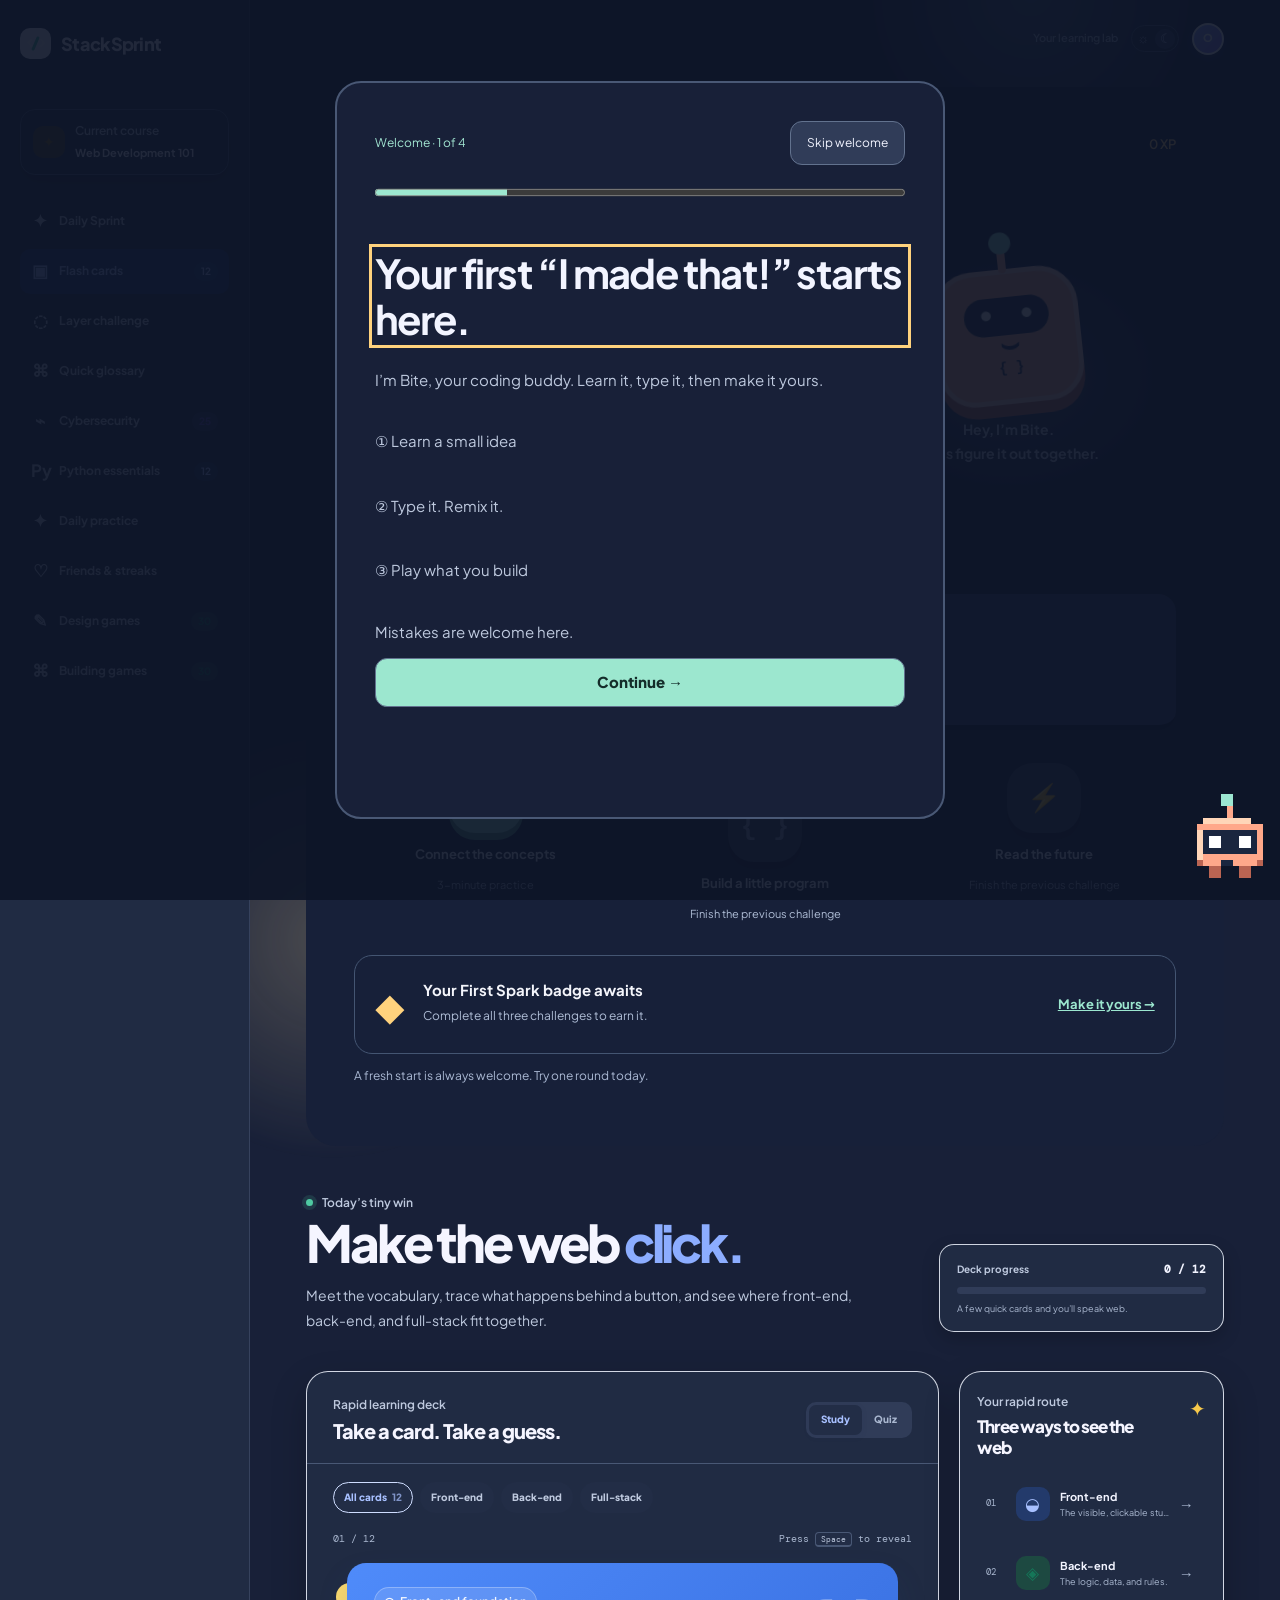
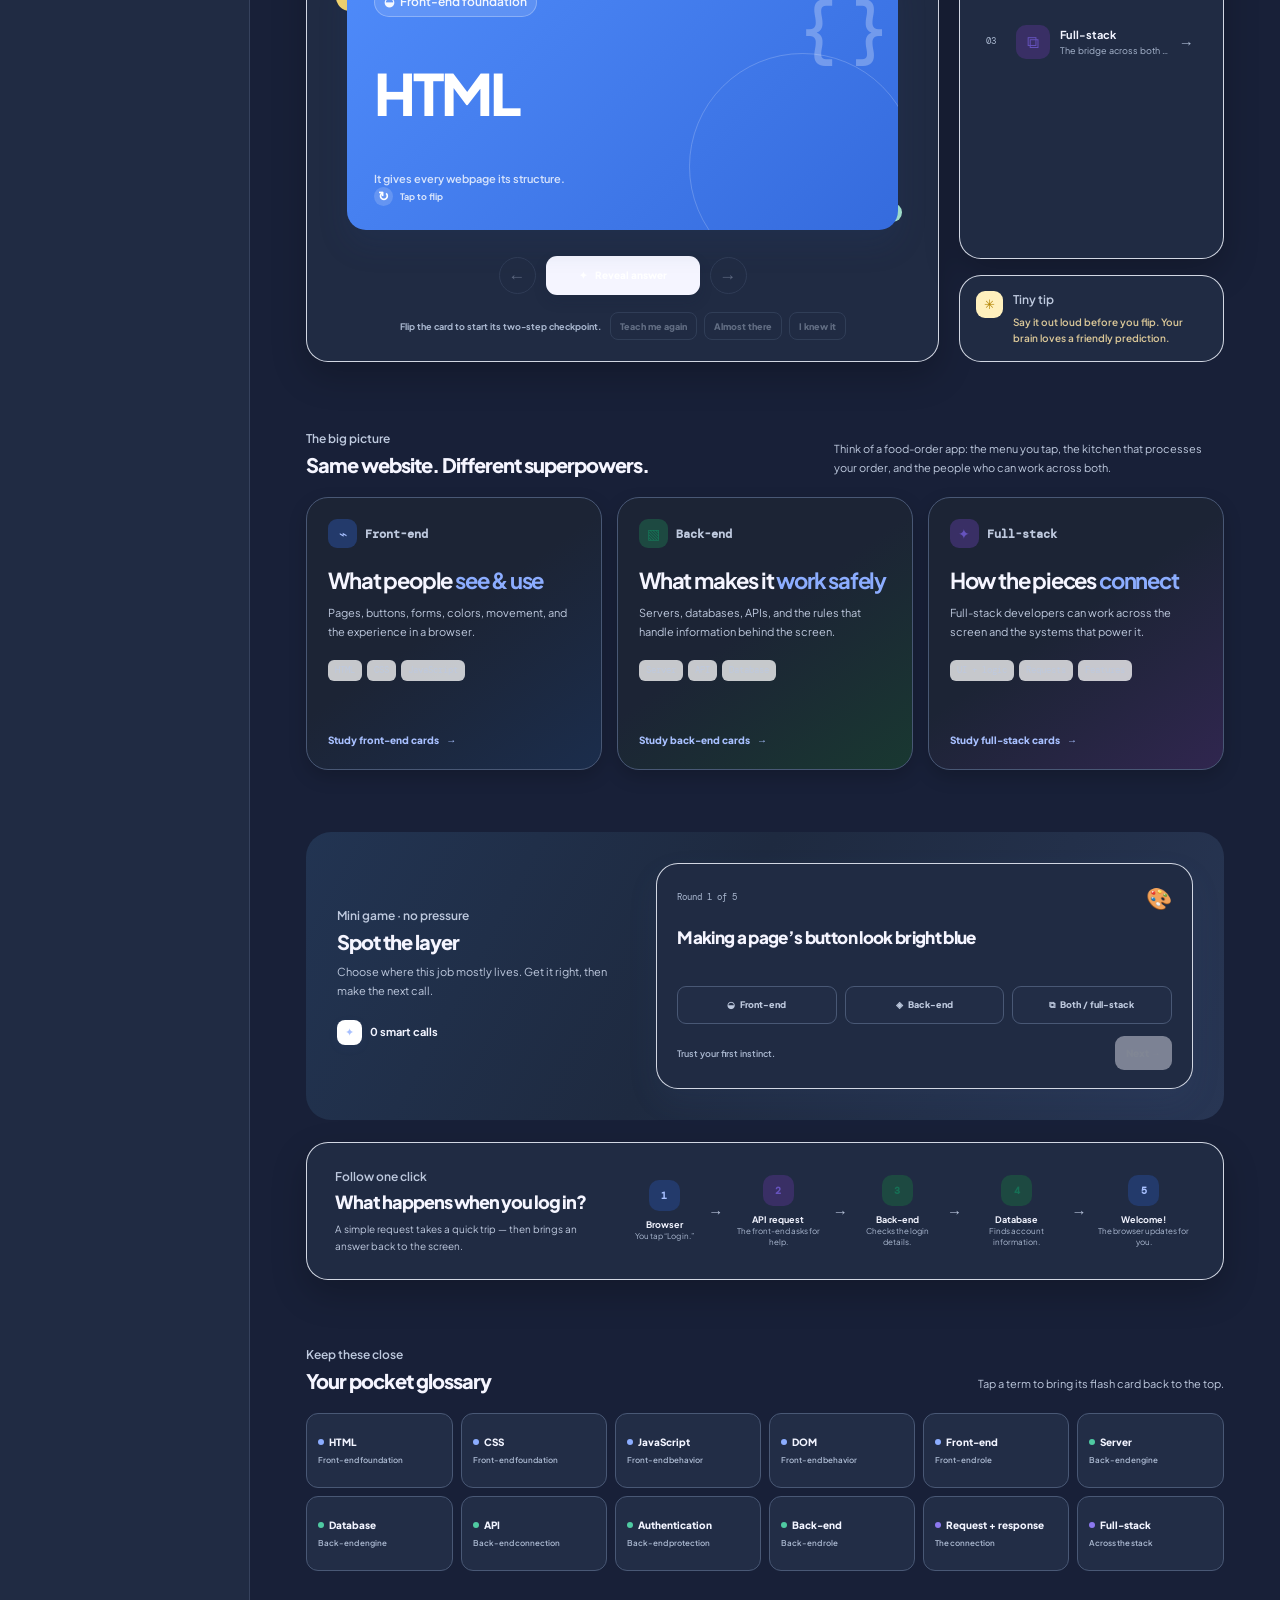
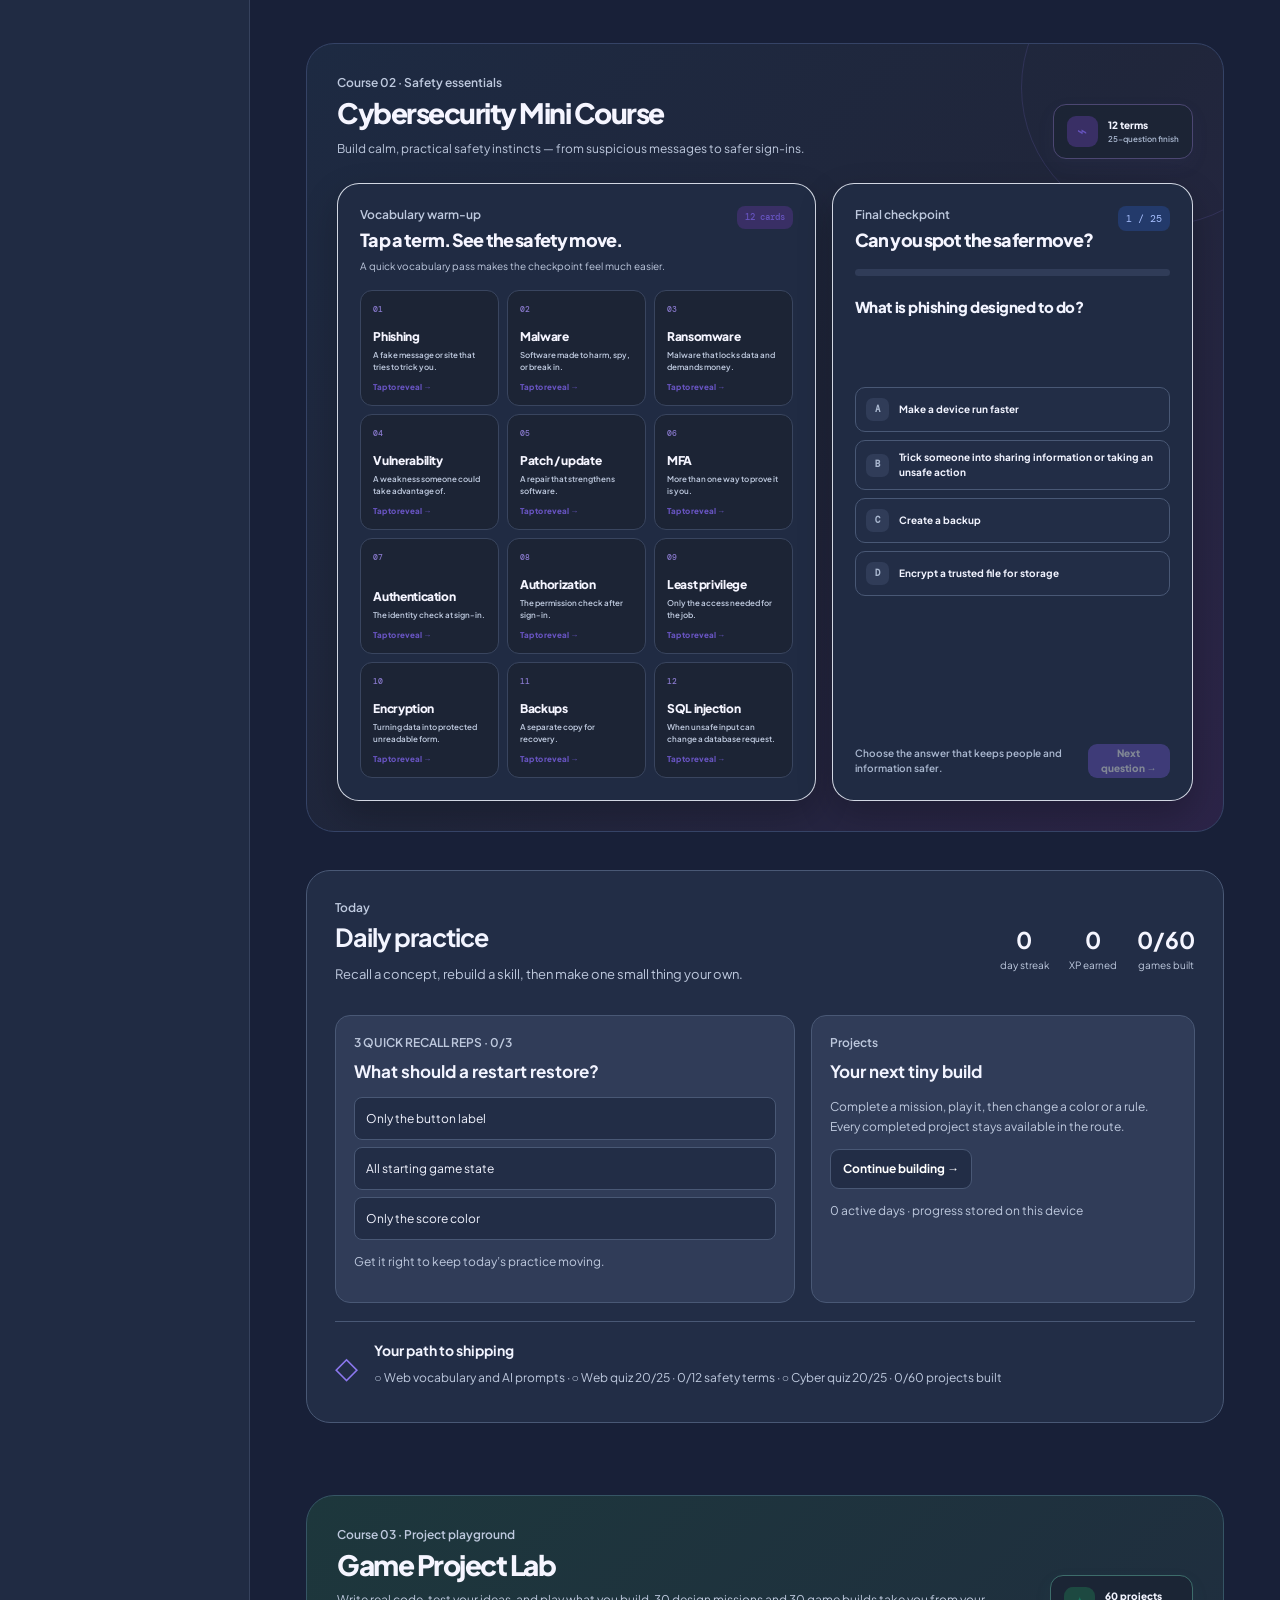
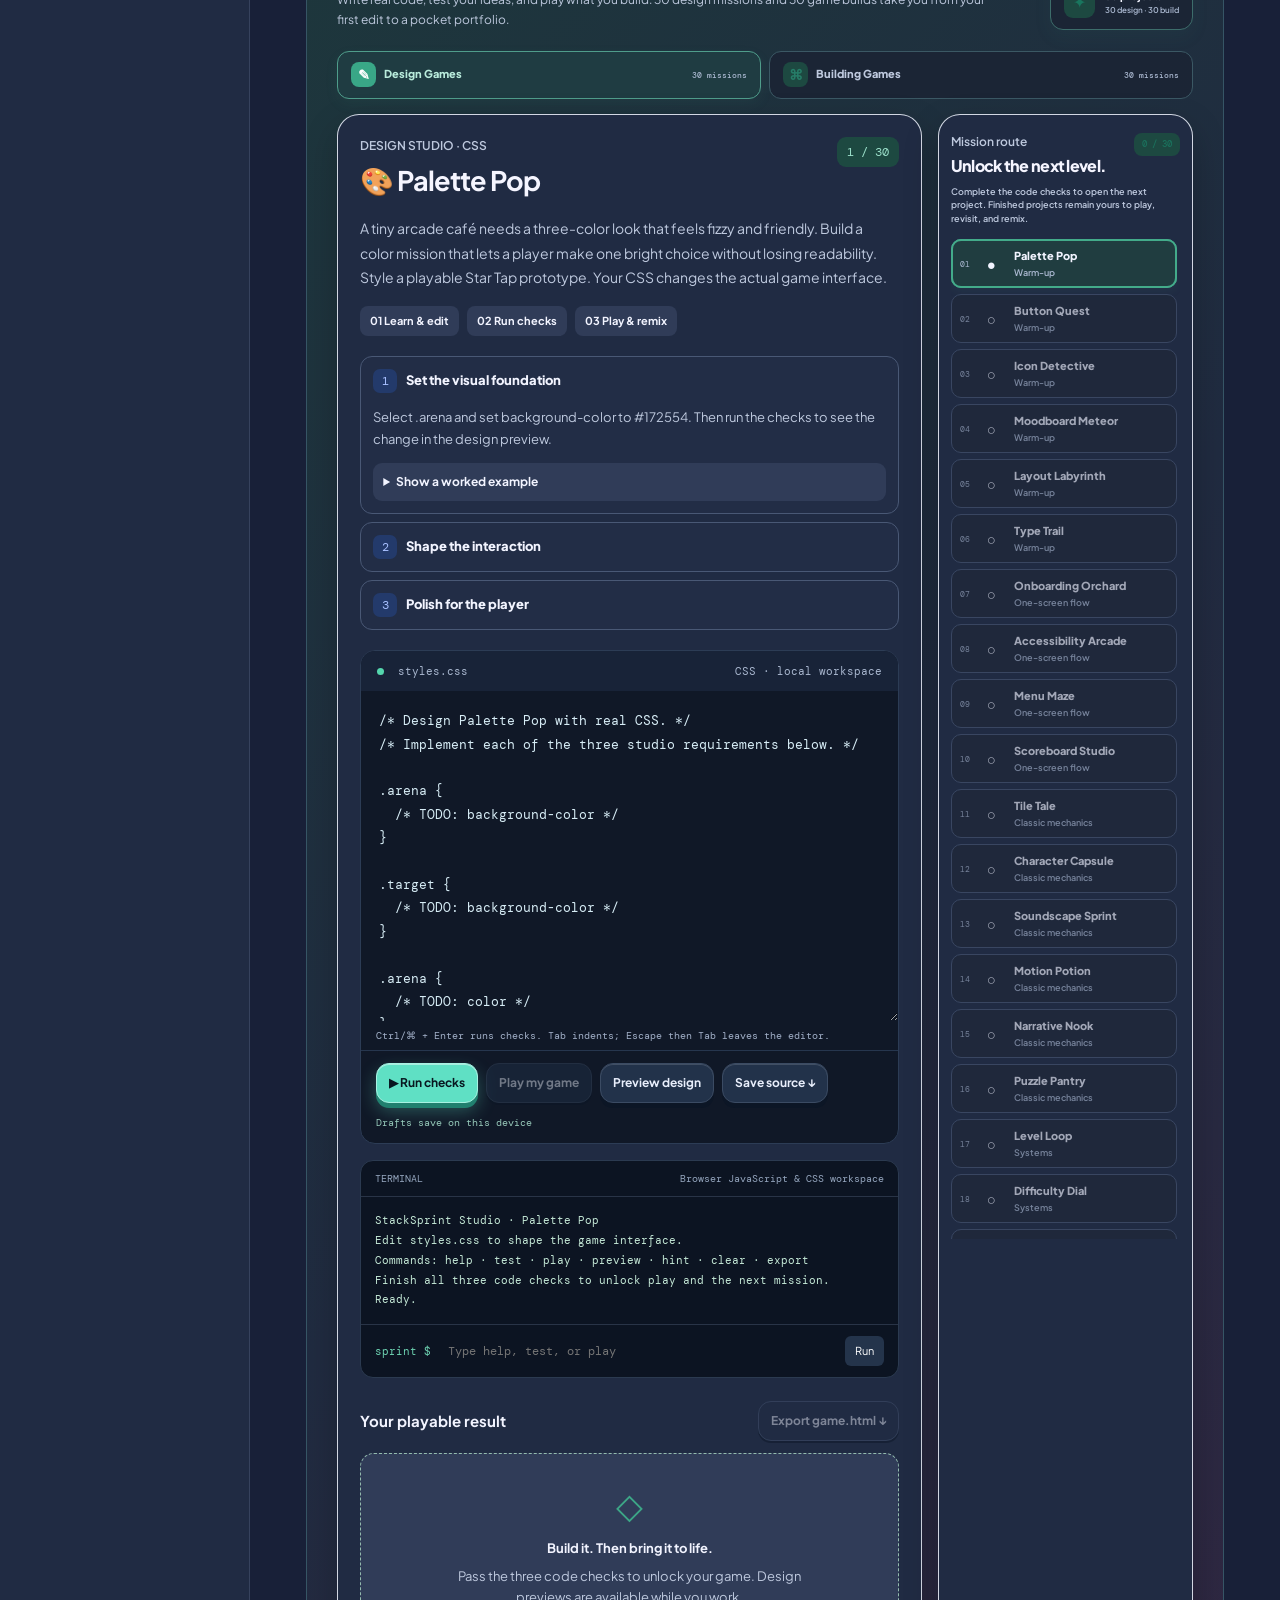
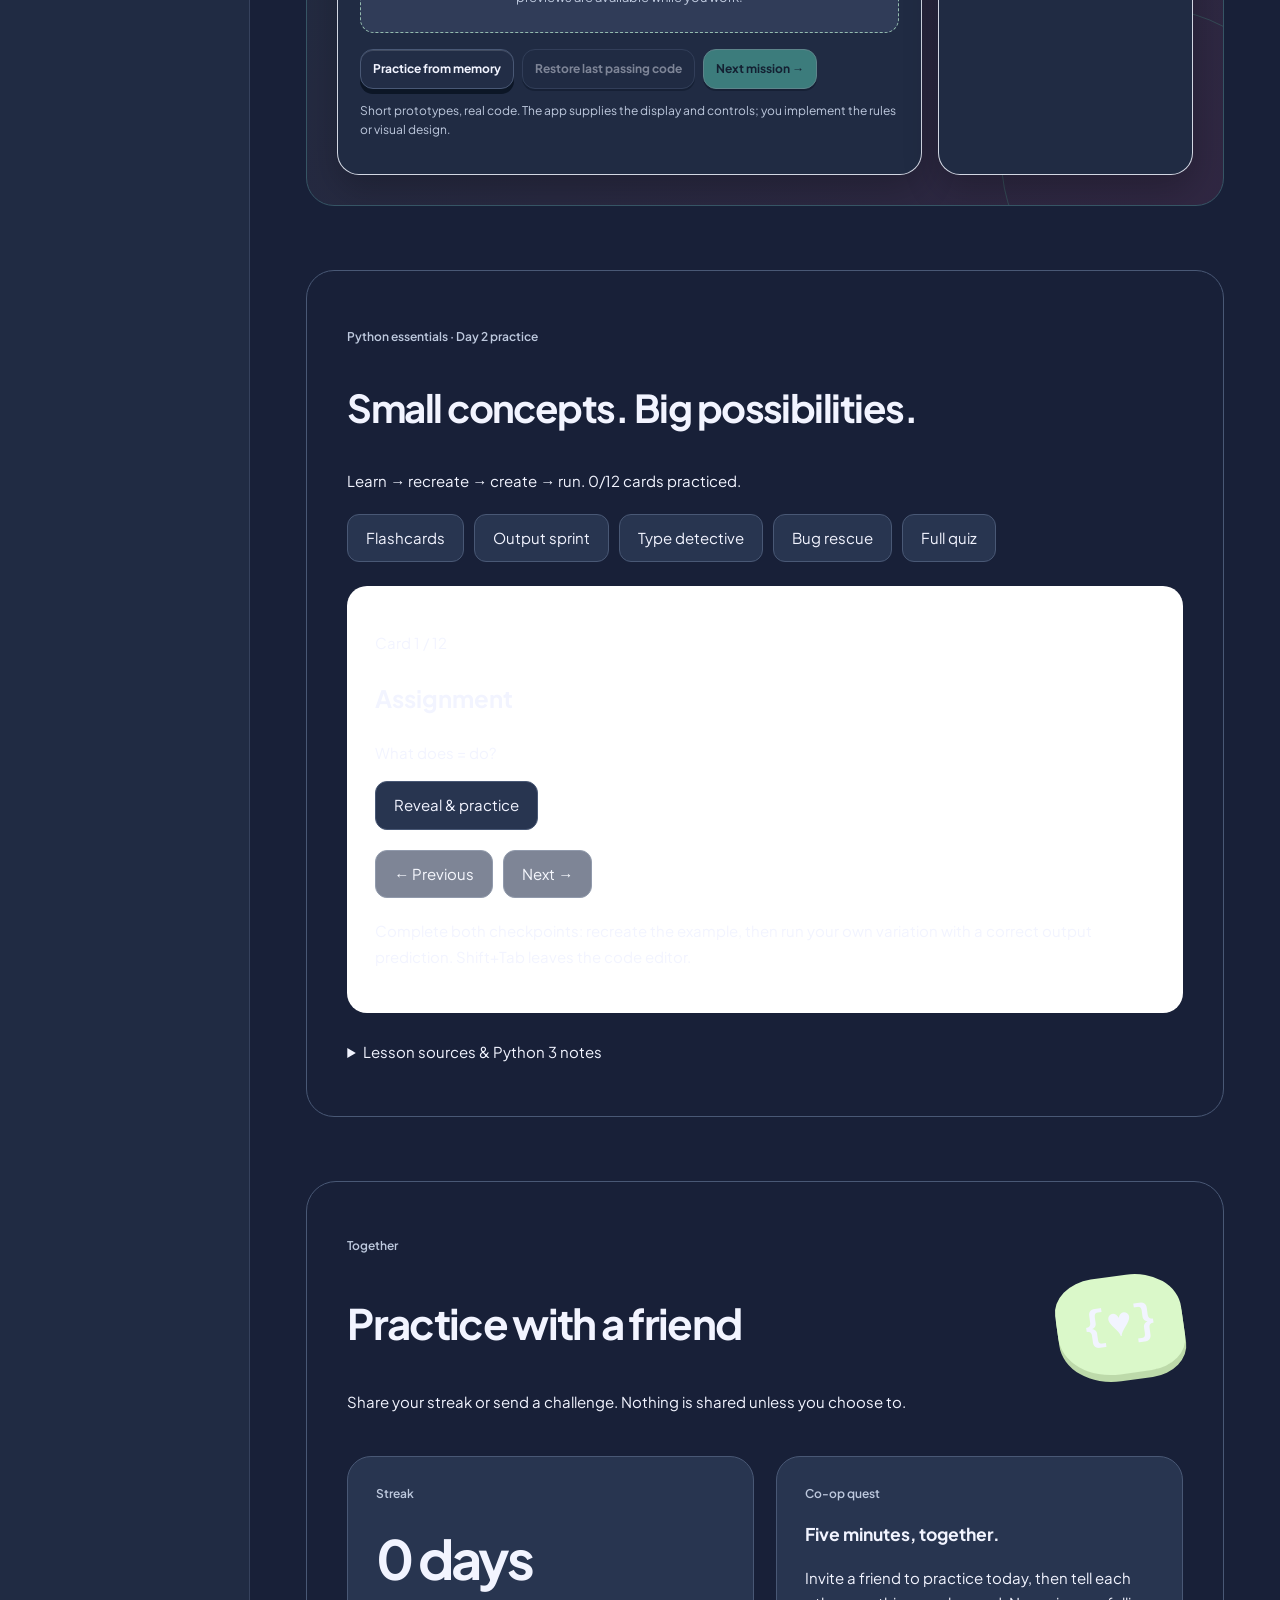
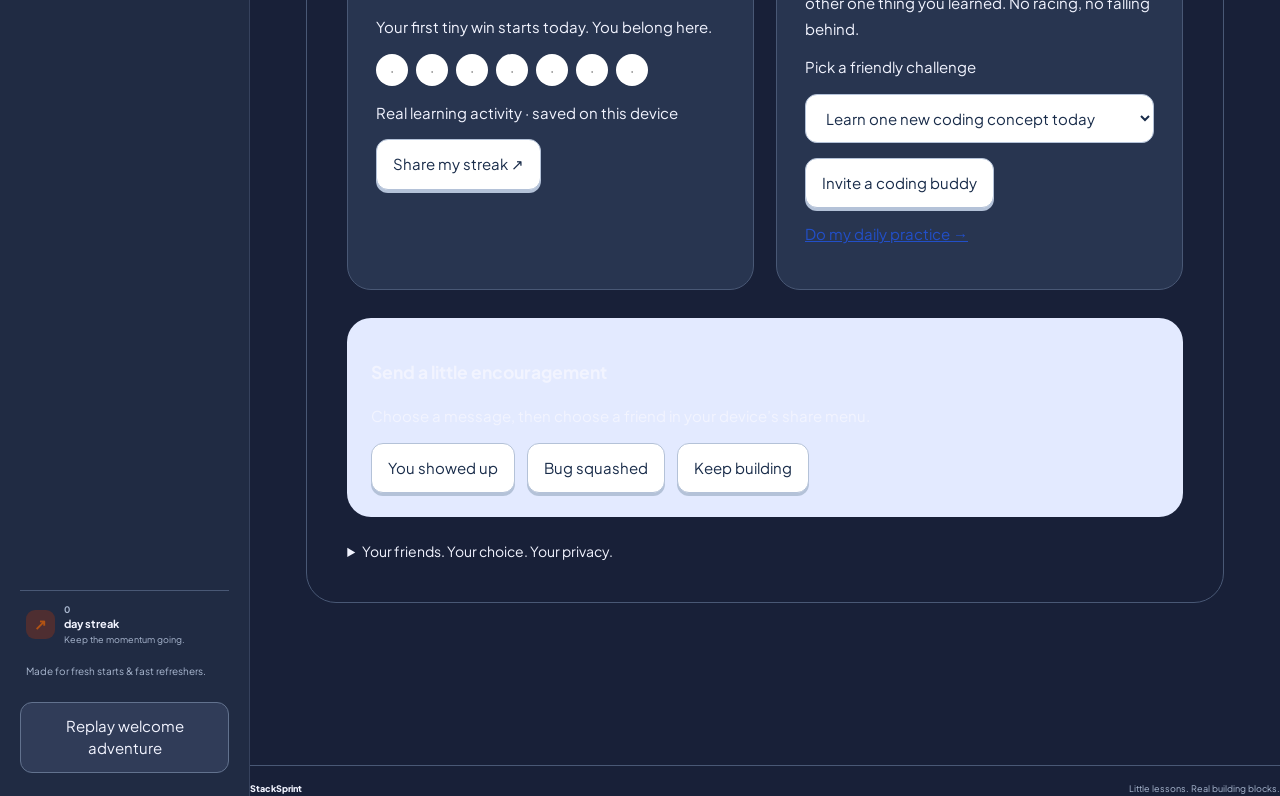
<file: index.html>
<!doctype html>
<html lang="en">
  <head>
    <meta charset="UTF-8" />
    <meta name="viewport" content="width=device-width, initial-scale=1.0" />
    <meta
      name="description"
      content="Learn web development, design, and cybersecurity. Write real code, build playable games, and develop a daily shipping habit with StackSprint."
    />
    <title>StackSprint — Learn, code, design & play</title>
    <link rel="stylesheet" href="./fonts.css" />
    <link rel="stylesheet" href="./styles.css" />
    <link rel="stylesheet" href="./lab-studio.css" />
    <link rel="stylesheet" href="./python-course.css" />
    <link rel="stylesheet" href="./social.css" />
    <link rel="stylesheet" href="./sprint.css" />
  </head>
  <body class="dark-theme">
    <div class="page-glow glow-one" aria-hidden="true"></div>
    <div class="page-glow glow-two" aria-hidden="true"></div>

    <div class="app-shell">
      <aside class="sidebar" id="sidebar" aria-label="Course navigation">
        <div class="brand-lockup">
          <div class="brand-mark" aria-hidden="true">
            <span>&lt;</span><i></i><span>&gt;</span>
          </div>
          <span>StackSprint</span>
        </div>

        <div class="course-badge">
          <span class="course-badge-icon">✦</span>
          <div>
            <span class="overline">Current course</span>
            <strong>Web Development 101</strong>
          </div>
        </div>

        <nav class="side-nav" aria-label="Main navigation">
          <a class="nav-link" href="#sprint-path"><span class="nav-icon">✦</span> Daily Sprint</a>
          <a class="nav-link is-active" href="#learn">
            <span class="nav-icon">▣</span>
            Flash cards
            <span class="nav-count">12</span>
          </a>
          <a class="nav-link" href="#challenge">
            <span class="nav-icon">◌</span>
            Layer challenge
          </a>
          <a class="nav-link" href="#glossary">
            <span class="nav-icon">⌘</span>
            Quick glossary
          </a>
          <a class="nav-link cyber-nav-link" href="#cybersecurity">
            <span class="nav-icon">⌁</span>
            Cybersecurity
            <span class="nav-count">25</span>
          </a>
          <a class="nav-link" href="#python-course"><span class="nav-icon">Py</span> Python essentials<span class="nav-count">12</span></a>
          <a class="nav-link" href="#dailyStudio"><span class="nav-icon">✦</span> Daily practice</a>
          <a class="nav-link" href="#friends"><span class="nav-icon">♡</span> Friends & streaks</a>
          <a class="nav-link game-lab-nav-link" href="#game-lab" data-game-track-link="design">
            <span class="nav-icon">✎</span>
            Design games
            <span class="nav-count">30</span>
          </a>
          <a class="nav-link game-lab-nav-link" href="#game-lab" data-game-track-link="building">
            <span class="nav-icon">⌘</span>
            Building games
            <span class="nav-count">30</span>
          </a>
        </nav>

        <div class="sidebar-bottom">
          <div class="streak-card">
            <div class="streak-icon" aria-hidden="true">↗</div>
            <div>
              <strong><span id="streakCount">0</span> day streak</strong>
              <span>Keep the momentum going.</span>
            </div>
          </div>
          <p class="tiny-note">Made for fresh starts &amp; fast refreshers.</p>
        </div>
      </aside>

      <div class="main-column">
        <header class="topbar">
          <button class="icon-button menu-button" id="menuButton" aria-label="Open course navigation">
            <span></span><span></span><span></span>
          </button>
          <div class="mobile-brand">StackSprint</div>
          <div class="topbar-actions">
            <span class="welcome-label">Your learning lab</span>
            <button class="theme-toggle" id="themeToggle" type="button" aria-label="Switch color theme">
              <span class="theme-sun">☼</span><span class="theme-moon">☾</span>
            </button>
            <div class="avatar" aria-label="Your profile">O</div>
          </div>
        </header>

        <main>
          <section id="sprint-path" aria-label="Your coding adventure"></section>
          <section class="hero" aria-labelledby="page-title">
            <div>
              <p class="eyebrow"><span class="pulse-dot"></span> Today’s tiny win</p>
              <h1 id="page-title">Make the web <em>click.</em></h1>
              <p class="hero-copy">
                Meet the vocabulary, trace what happens behind a button, and see where
                front-end, back-end, and full-stack fit together.
              </p>
            </div>
            <div class="hero-progress" aria-label="Learning progress">
              <div class="hero-progress-top">
                <span>Deck progress</span>
                <strong><span id="progressText">0</span> / 12</strong>
              </div>
              <div class="meter" aria-hidden="true"><span id="progressBar"></span></div>
              <p id="progressMessage">A few quick cards and you’ll speak web.</p>
            </div>
          </section>

          <section class="learning-layout" id="learn" aria-label="Flash-card learning area">
            <article class="study-panel panel">
              <div class="panel-topline">
                <div>
                  <p class="eyebrow muted-eyebrow">Rapid learning deck</p>
                  <h2>Take a card. Take a guess.</h2>
                </div>
                <div class="mode-switch" role="tablist" aria-label="Learning mode">
                  <button class="mode-button is-active" data-mode="study" role="tab" aria-selected="true">
                    Study
                  </button>
                  <button class="mode-button" data-mode="quiz" role="tab" aria-selected="false">
                    Quiz
                  </button>
                </div>
              </div>

              <div id="studyView">
                <div class="filter-row" role="tablist" aria-label="Filter cards by pathway">
                  <button class="filter-chip is-active" data-filter="all" role="tab" aria-selected="true">All cards <span>12</span></button>
                  <button class="filter-chip" data-filter="frontend" role="tab" aria-selected="false">Front-end</button>
                  <button class="filter-chip" data-filter="backend" role="tab" aria-selected="false">Back-end</button>
                  <button class="filter-chip" data-filter="fullstack" role="tab" aria-selected="false">Full-stack</button>
                </div>

                <div class="card-status">
                  <span id="cardCounter">01 / 12</span>
                  <span id="cardHint">Press <kbd>Space</kbd> to reveal</span>
                </div>

                <div class="flashcard-stage">
                  <button class="flashcard" id="flashcard" type="button" aria-label="Reveal flash card">
                    <span class="flashcard-inner" id="flashcardInner">
                      <span class="flashcard-face flashcard-front" id="cardFront"></span>
                      <span class="flashcard-face flashcard-back" id="cardBack"></span>
                    </span>
                  </button>
                  <div class="card-orb orb-a" aria-hidden="true"></div>
                  <div class="card-orb orb-b" aria-hidden="true"></div>
                </div>

                <section class="syntax-practice" id="syntaxPractice" hidden aria-labelledby="practiceTitle">
                  <div class="practice-heading">
                    <div>
                      <p class="eyebrow muted-eyebrow">Hands-on checkpoint</p>
                      <h3 id="practiceTitle">Read it. Type it. Build your cue.</h3>
                    </div>
                    <span class="practice-step">Step 1 of 2</span>
                  </div>
                  <div class="read-code-row">
                    <p class="read-code-prompt" id="readCodePrompt"></p>
                    <button id="readCode" class="read-code-button" type="button" aria-pressed="false">
                      <span aria-hidden="true">○</span><span id="readCodeButtonText">I read it aloud</span>
                    </button>
                  </div>
                  <div class="code-practice-row">
                    <div class="code-sample" aria-label="Code to read and type">
                      <span class="code-caption">Tiny code line</span>
                      <code id="practiceCode"></code>
                    </div>
                    <div class="typing-area">
                      <label for="codeInput">Type it once — spacing can be flexible.</label>
                      <div class="typing-field">
                        <span aria-hidden="true">›</span>
                        <input id="codeInput" type="text" autocomplete="off" autocapitalize="off" spellcheck="false" />
                      </div>
                      <div class="practice-actions">
                        <p id="typingFeedback" aria-live="polite">Write the line, then check your typing.</p>
                        <button id="checkTyping" type="button" disabled>Check my code</button>
                      </div>
                    </div>
                  </div>
                </section>

                <section class="prompt-practice" id="promptPractice" hidden aria-labelledby="promptPracticeTitle">
                  <div class="prompt-practice-heading">
                    <div>
                      <p class="eyebrow muted-eyebrow">AI prompt lab</p>
                      <h3 id="promptPracticeTitle">Prompt an agent with clarity.</h3>
                    </div>
                    <span class="practice-step">Step 2 of 2</span>
                  </div>
                  <div class="prompt-progress-row">
                    <div class="prompt-dots" id="promptDots" aria-label="0 of 3 prompts completed"></div>
                    <span id="promptProgressText">0 / 3 clear prompts</span>
                  </div>
                  <div id="promptExercise">
                    <div class="prompt-task-card">
                      <span class="prompt-number" id="promptNumber">Prompt 1 of 3</span>
                      <p id="promptTaskText"></p>
                      <p class="prompt-hint" id="promptHint"></p>
                    </div>
                    <div class="prompt-ingredients">
                      <span>Strong prompt ingredients</span>
                      <ul id="promptIngredients"></ul>
                    </div>
                    <label for="aiPromptInput">Write a request for an AI coding agent</label>
                    <textarea id="aiPromptInput" rows="3" autocomplete="off" autocapitalize="sentences" spellcheck="true" placeholder="For example: Ask the agent to…"></textarea>
                    <div class="prompt-actions">
                      <p id="promptFeedback" aria-live="polite">Use the term accurately and be specific about the result you want.</p>
                      <button id="checkPrompt" type="button" disabled>Check my prompt</button>
                    </div>
                  </div>
                  <div class="prompt-success" id="promptSuccess" hidden aria-live="polite">
                    <span aria-hidden="true">✦</span>
                    <div><strong>Three strong prompts complete.</strong><p>Your next card is unlocked.</p></div>
                  </div>
                </section>

                <div class="study-controls">
                  <button class="round-control" id="previousCard" type="button" aria-label="Previous card">←</button>
                  <button class="reveal-button" id="flipCard" type="button">
                    <span id="flipButtonIcon">✦</span><span id="flipButtonText">Reveal answer</span>
                  </button>
                  <button class="round-control" id="nextCard" type="button" aria-label="Next card">→</button>
                </div>

                <div class="confidence-row" aria-label="How well did you know this card">
                  <span class="confidence-label" id="confidenceLabel">Type the mini code line to unlock this card.</span>
                  <button class="confidence-button again" data-confidence="again" type="button" disabled>Teach me again</button>
                  <button class="confidence-button almost" data-confidence="almost" type="button" disabled>Almost there</button>
                  <button class="confidence-button nailed" data-confidence="nailed" type="button" disabled>I knew it</button>
                </div>
              </div>

              <div class="quiz-view" id="quizView" hidden>
                <div class="quiz-header">
                  <div>
                    <p class="eyebrow muted-eyebrow">25-question skills check</p>
                    <h3 id="quizTitle">Can you apply it?</h3>
                  </div>
                  <span class="quiz-count" id="quizCounter">1 / 25</span>
                </div>
                <div class="quiz-meter"><span id="quizProgress"></span></div>
                <p class="quiz-question" id="quizQuestion"></p>
                <div class="answer-list" id="answerList"></div>
                <div class="quiz-footer">
                  <p id="quizFeedback" class="quiz-feedback" aria-live="polite">Pick the answer that feels most true.</p>
                  <button class="next-question" id="nextQuestion" type="button" disabled>Next question <span>→</span></button>
                </div>
              </div>
            </article>

            <aside class="right-rail" aria-label="Learning shortcuts">
              <section class="route-card panel">
                <div class="route-heading">
                  <div>
                    <p class="eyebrow muted-eyebrow">Your rapid route</p>
                    <h2>Three ways to see the web</h2>
                  </div>
                  <span class="route-spark" aria-hidden="true">✦</span>
                </div>

                <button class="route-stop frontend-stop" data-topic-link="frontend" type="button">
                  <span class="stop-number">01</span>
                  <span class="stop-art">◒</span>
                  <span class="stop-copy"><strong>Front-end</strong><small>The visible, clickable stuff.</small></span>
                  <span class="stop-arrow">→</span>
                </button>
                <button class="route-stop backend-stop" data-topic-link="backend" type="button">
                  <span class="stop-number">02</span>
                  <span class="stop-art">◈</span>
                  <span class="stop-copy"><strong>Back-end</strong><small>The logic, data, and rules.</small></span>
                  <span class="stop-arrow">→</span>
                </button>
                <button class="route-stop fullstack-stop" data-topic-link="fullstack" type="button">
                  <span class="stop-number">03</span>
                  <span class="stop-art">⧉</span>
                  <span class="stop-copy"><strong>Full-stack</strong><small>The bridge across both sides.</small></span>
                  <span class="stop-arrow">→</span>
                </button>
              </section>

              <section class="tip-card panel">
                <div class="tip-star" aria-hidden="true">✳</div>
                <div>
                  <p class="eyebrow muted-eyebrow">Tiny tip</p>
                  <p>Say it out loud before you flip. Your brain loves a friendly prediction.</p>
                </div>
              </section>
            </aside>
          </section>

          <section class="difference-section" aria-labelledby="difference-title">
            <div class="section-heading">
              <div>
                <p class="eyebrow">The big picture</p>
                <h2 id="difference-title">Same website. Different superpowers.</h2>
              </div>
              <p>Think of a food-order app: the menu you tap, the kitchen that processes your order, and the people who can work across both.</p>
            </div>

            <div class="role-grid">
              <article class="role-card role-frontend">
                <div class="role-card-top"><span class="role-icon">⌁</span><span class="role-label">Front-end</span></div>
                <h3>What people <em>see &amp; use</em></h3>
                <p>Pages, buttons, forms, colors, movement, and the experience in a browser.</p>
                <div class="role-tags"><span>HTML</span><span>CSS</span><span>JavaScript</span></div>
                <button class="text-link" data-topic-link="frontend" type="button">Study front-end cards <span>→</span></button>
              </article>
              <article class="role-card role-backend">
                <div class="role-card-top"><span class="role-icon">▧</span><span class="role-label">Back-end</span></div>
                <h3>What makes it <em>work safely</em></h3>
                <p>Servers, databases, APIs, and the rules that handle information behind the screen.</p>
                <div class="role-tags"><span>Server</span><span>API</span><span>Database</span></div>
                <button class="text-link" data-topic-link="backend" type="button">Study back-end cards <span>→</span></button>
              </article>
              <article class="role-card role-fullstack">
                <div class="role-card-top"><span class="role-icon">✦</span><span class="role-label">Full-stack</span></div>
                <h3>How the pieces <em>connect</em></h3>
                <p>Full-stack developers can work across the screen and the systems that power it.</p>
                <div class="role-tags"><span>UI + logic</span><span>Requests</span><span>Features</span></div>
                <button class="text-link" data-topic-link="fullstack" type="button">Study full-stack cards <span>→</span></button>
              </article>
            </div>
          </section>

          <section class="challenge-section" id="challenge" aria-labelledby="challenge-title">
            <div class="challenge-copy">
              <p class="eyebrow">Mini game · no pressure</p>
              <h2 id="challenge-title">Spot the layer</h2>
              <p>Choose where this job mostly lives. Get it right, then make the next call.</p>
              <div class="challenge-score"><span class="score-ring">✦</span><strong><span id="challengeScore">0</span> smart calls</strong></div>
            </div>
            <div class="challenge-game panel">
              <div class="challenge-game-top">
                <span class="challenge-counter" id="challengeCounter">Round 1 of 5</span>
                <span class="challenge-emoji" id="challengeEmoji" aria-hidden="true">🎨</span>
              </div>
              <p class="challenge-prompt" id="challengePrompt">Making a page’s button look bright blue</p>
              <div class="layer-choice-list" id="layerChoiceList">
                <button type="button" class="layer-choice" data-layer="frontend"><span>◒</span> Front-end</button>
                <button type="button" class="layer-choice" data-layer="backend"><span>◈</span> Back-end</button>
                <button type="button" class="layer-choice" data-layer="fullstack"><span>⧉</span> Both / full-stack</button>
              </div>
              <div class="challenge-footer">
                <p id="challengeFeedback" aria-live="polite">Trust your first instinct.</p>
                <button type="button" id="nextChallenge" class="small-next" disabled>Next <span>→</span></button>
              </div>
            </div>
          </section>

          <section class="journey-section panel" aria-labelledby="journey-title">
            <div class="journey-intro">
              <p class="eyebrow muted-eyebrow">Follow one click</p>
              <h2 id="journey-title">What happens when you log in?</h2>
              <p>A simple request takes a quick trip — then brings an answer back to the screen.</p>
            </div>
            <ol class="journey-steps">
              <li><span class="journey-icon frontend-icon">1</span><div><strong>Browser</strong><small>You tap “Log in.”</small></div></li>
              <li><span class="journey-line" aria-hidden="true">→</span></li>
              <li><span class="journey-icon both-icon">2</span><div><strong>API request</strong><small>The front-end asks for help.</small></div></li>
              <li><span class="journey-line" aria-hidden="true">→</span></li>
              <li><span class="journey-icon backend-icon">3</span><div><strong>Back-end</strong><small>Checks the login details.</small></div></li>
              <li><span class="journey-line" aria-hidden="true">→</span></li>
              <li><span class="journey-icon backend-icon">4</span><div><strong>Database</strong><small>Finds account information.</small></div></li>
              <li><span class="journey-line" aria-hidden="true">→</span></li>
              <li><span class="journey-icon frontend-icon">5</span><div><strong>Welcome!</strong><small>The browser updates for you.</small></div></li>
            </ol>
          </section>

          <section class="glossary-section" id="glossary" aria-labelledby="glossary-title">
            <div class="section-heading compact-heading">
              <div>
                <p class="eyebrow">Keep these close</p>
                <h2 id="glossary-title">Your pocket glossary</h2>
              </div>
              <p>Tap a term to bring its flash card back to the top.</p>
            </div>
            <div class="glossary-grid" id="glossaryGrid"></div>
          </section>

          <section class="cyber-course" id="cybersecurity" aria-labelledby="cyber-course-title">
            <div class="cyber-course-heading">
              <div>
                <p class="eyebrow">Course 02 · Safety essentials</p>
                <h2 id="cyber-course-title">Cybersecurity Mini Course</h2>
                <p>Build calm, practical safety instincts — from suspicious messages to safer sign-ins.</p>
              </div>
              <div class="cyber-course-badge" aria-label="12 vocabulary cards and 25 quiz questions">
                <span aria-hidden="true">⌁</span>
                <div><strong>12 terms</strong><small>25-question finish</small></div>
              </div>
            </div>

            <div class="cyber-course-layout">
              <section class="cyber-vocab-panel panel" aria-labelledby="cyber-vocab-title">
                <div class="cyber-panel-heading">
                  <div>
                    <p class="eyebrow muted-eyebrow">Vocabulary warm-up</p>
                    <h3 id="cyber-vocab-title">Tap a term. See the safety move.</h3>
                  </div>
                  <span class="cyber-card-count">12 cards</span>
                </div>
                <p class="cyber-panel-copy">A quick vocabulary pass makes the checkpoint feel much easier.</p>
                <div class="cyber-vocab-grid" id="cyberVocabGrid" aria-label="Cybersecurity vocabulary cards"></div>
              </section>

              <section class="cyber-quiz-panel panel" aria-labelledby="cyber-quiz-title">
                <div id="cyberQuiz">
                  <div class="cyber-quiz-header">
                    <div>
                      <p class="eyebrow muted-eyebrow">Final checkpoint</p>
                      <h3 id="cyber-quiz-title">Can you spot the safer move?</h3>
                    </div>
                    <span class="quiz-count" id="cyberQuizCounter">1 / 25</span>
                  </div>
                  <div class="quiz-meter cyber-quiz-meter"><span id="cyberQuizProgress"></span></div>
                  <p class="cyber-quiz-question" id="cyberQuizQuestion"></p>
                  <div class="cyber-answer-list" id="cyberAnswerList"></div>
                  <div class="cyber-quiz-footer">
                    <p id="cyberQuizFeedback" class="quiz-feedback" aria-live="polite">Choose the answer that keeps people and information safer.</p>
                    <button class="next-question cyber-next-question" id="cyberNextQuestion" type="button" disabled>Next question <span>→</span></button>
                  </div>
                </div>
              </section>
            </div>
          </section>

          <section class="daily-studio" id="dailyStudio" aria-label="Daily practice and course progress"></section>
          <section class="game-lab" id="game-lab" aria-labelledby="game-lab-title">
            <div class="game-lab-heading">
              <div>
                <p class="eyebrow">Course 03 · Project playground</p>
                <h2 id="game-lab-title">Game Project Lab</h2>
                <p>Choose a creative track, then earn your way through 30 tiny game projects. Every mission has three checks, so each next build is unlocked by something you can explain.</p>
              </div>
              <div class="game-lab-badge" aria-label="60 beginner game projects">
                <span aria-hidden="true">✦</span>
                <div><strong>60 projects</strong><small>30 design · 30 build</small></div>
              </div>
            </div>

            <div class="game-track-tabs" role="tablist" aria-label="Game Project Lab tracks">
              <button class="game-track-tab is-active" id="designGamesTab" data-game-track="design" type="button" role="tab" aria-selected="true" aria-controls="gameProjectWorkspace">
                <span aria-hidden="true">✎</span> Design Games <small>30 missions</small>
              </button>
              <button class="game-track-tab" id="buildingGamesTab" data-game-track="building" type="button" role="tab" aria-selected="false" aria-controls="gameProjectWorkspace">
                <span aria-hidden="true">⌘</span> Building Games <small>30 missions</small>
              </button>
            </div>

            <div class="game-lab-layout">
              <section class="game-project-workspace panel" id="gameProjectWorkspace" role="tabpanel" aria-labelledby="designGamesTab">
                <div id="gameProjectMission"></div>
              </section>

              <aside class="game-project-route panel" aria-labelledby="game-project-route-title">
                <div class="game-route-heading">
                  <div>
                    <p class="eyebrow muted-eyebrow">Mission route</p>
                    <h3 id="game-project-route-title">Unlock the next level.</h3>
                  </div>
                  <span id="gameTrackProgress" class="game-track-progress">0 / 30</span>
                </div>
                <p id="gameRouteCopy" class="game-route-copy">Start with one screen, then earn your way to a playful capstone.</p>
                <div class="game-project-map" id="gameProjectMap" aria-live="polite"></div>
              </aside>
            </div>
          </section>
          <section id="python-course" class="python-course" aria-label="Python essentials"></section>
          <section id="friends" class="friends-section" aria-label="Friends and streak sharing"></section>
        </main>

        <footer class="footer">
          <span>StackSprint</span>
          <span>Little lessons. Real building blocks.</span>
        </footer>
      </div>
    </div>

    <div class="toast" id="toast" role="status" aria-live="polite"></div>
    <div class="sparkle-layer" id="sparkleLayer" aria-hidden="true"></div>
    <script src="./app.js"></script>
    <script src="./lab-curriculum.js"></script>
    <script src="./lab-runtime.js"></script>
    <script src="./lab-studio.js"></script>
    <script src="./python-runtime.js"></script>
    <script src="./python-course.js"></script>
    <script src="./social.js"></script>
    <script src="./sprint.js"></script>
    <link rel="stylesheet" href="./bite.css">
    <script src="./bite.js"></script>
    <link rel="stylesheet" href="./welcome.css">
    <script src="./welcome.js"></script>
  </body>
</html>
</file>
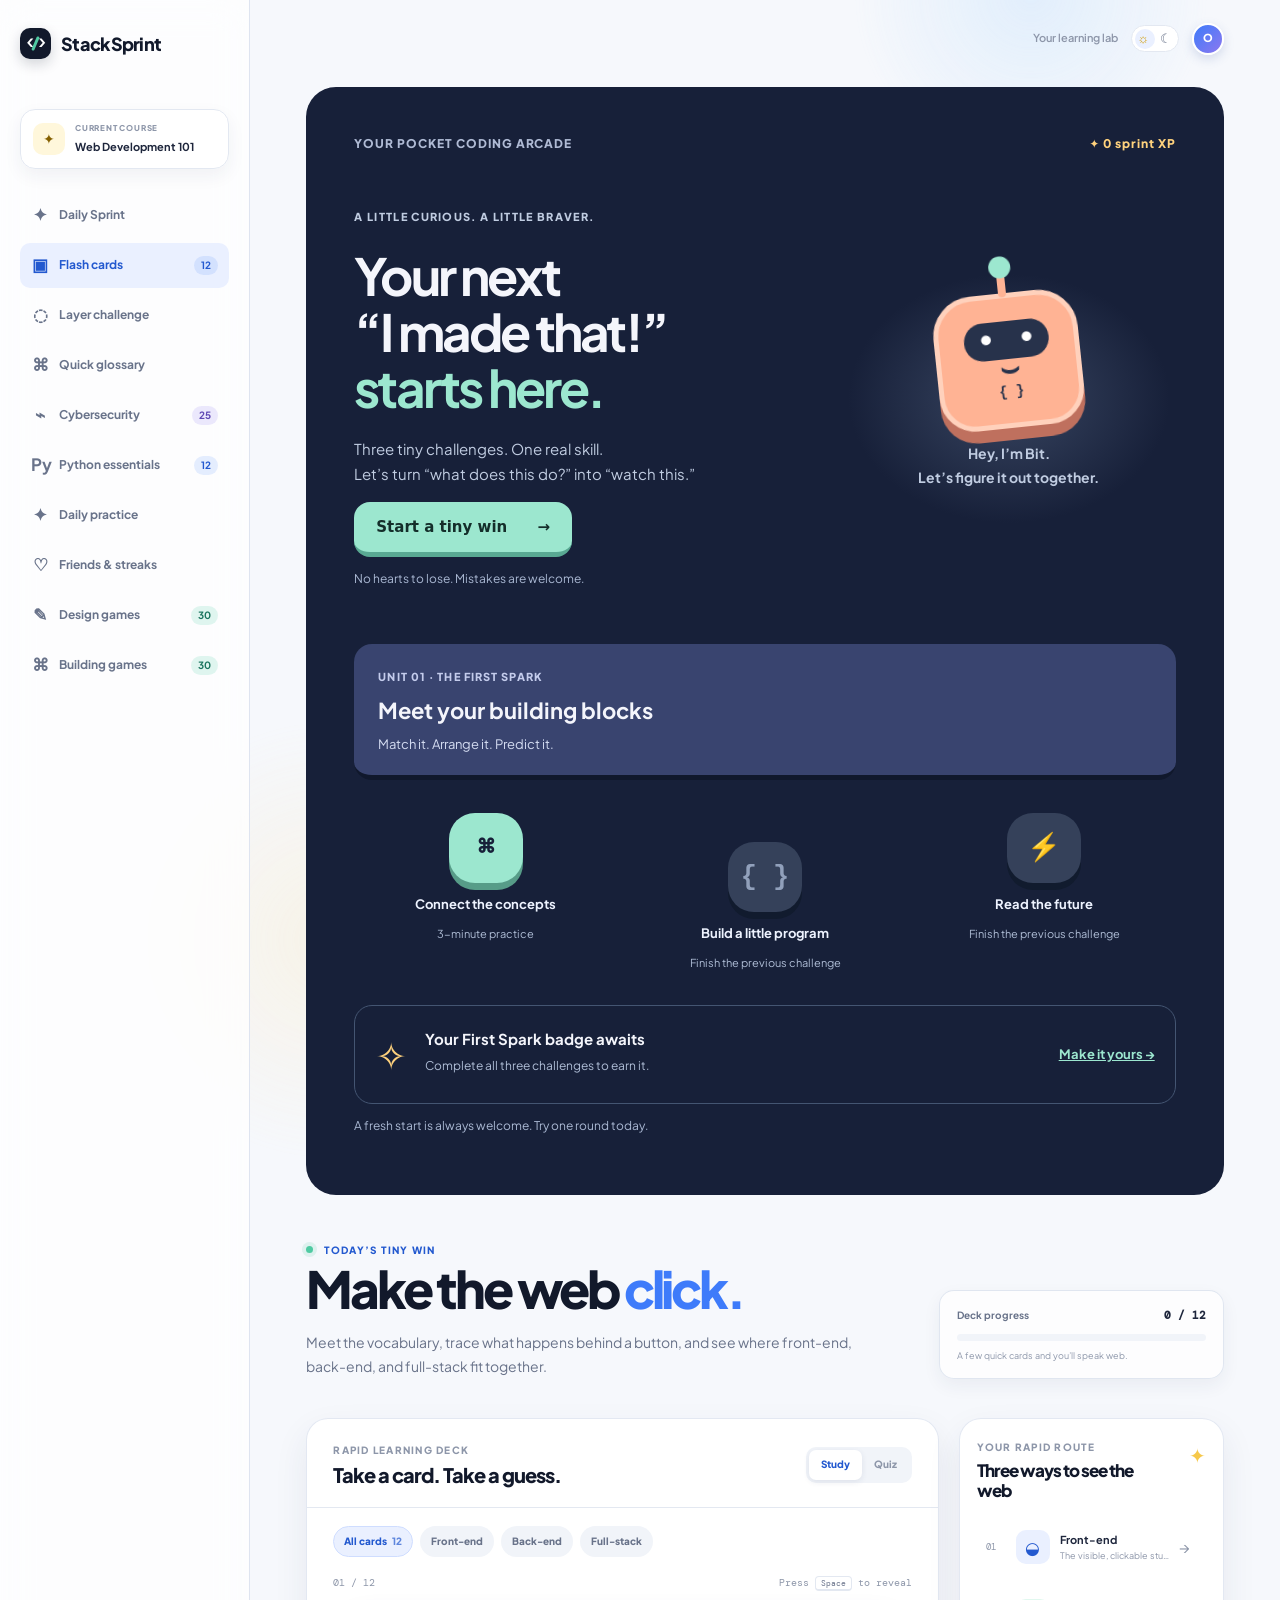
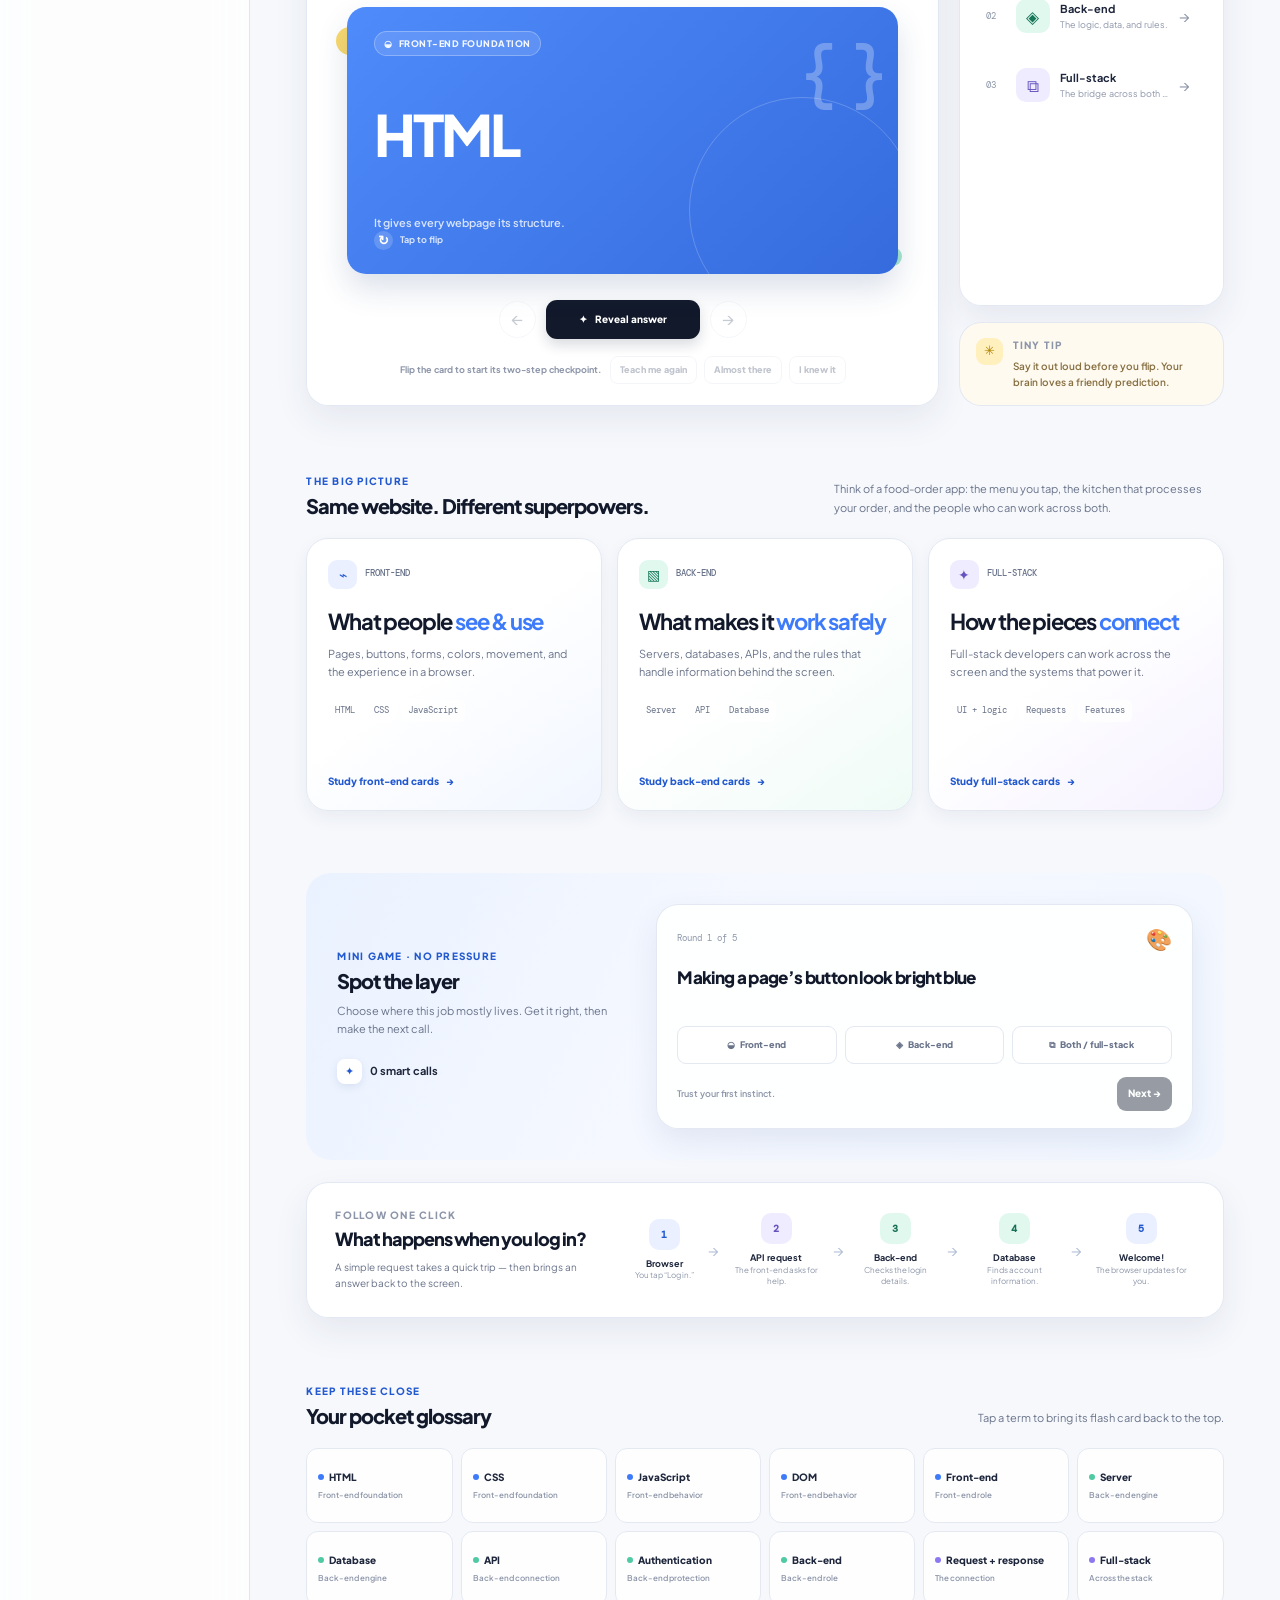
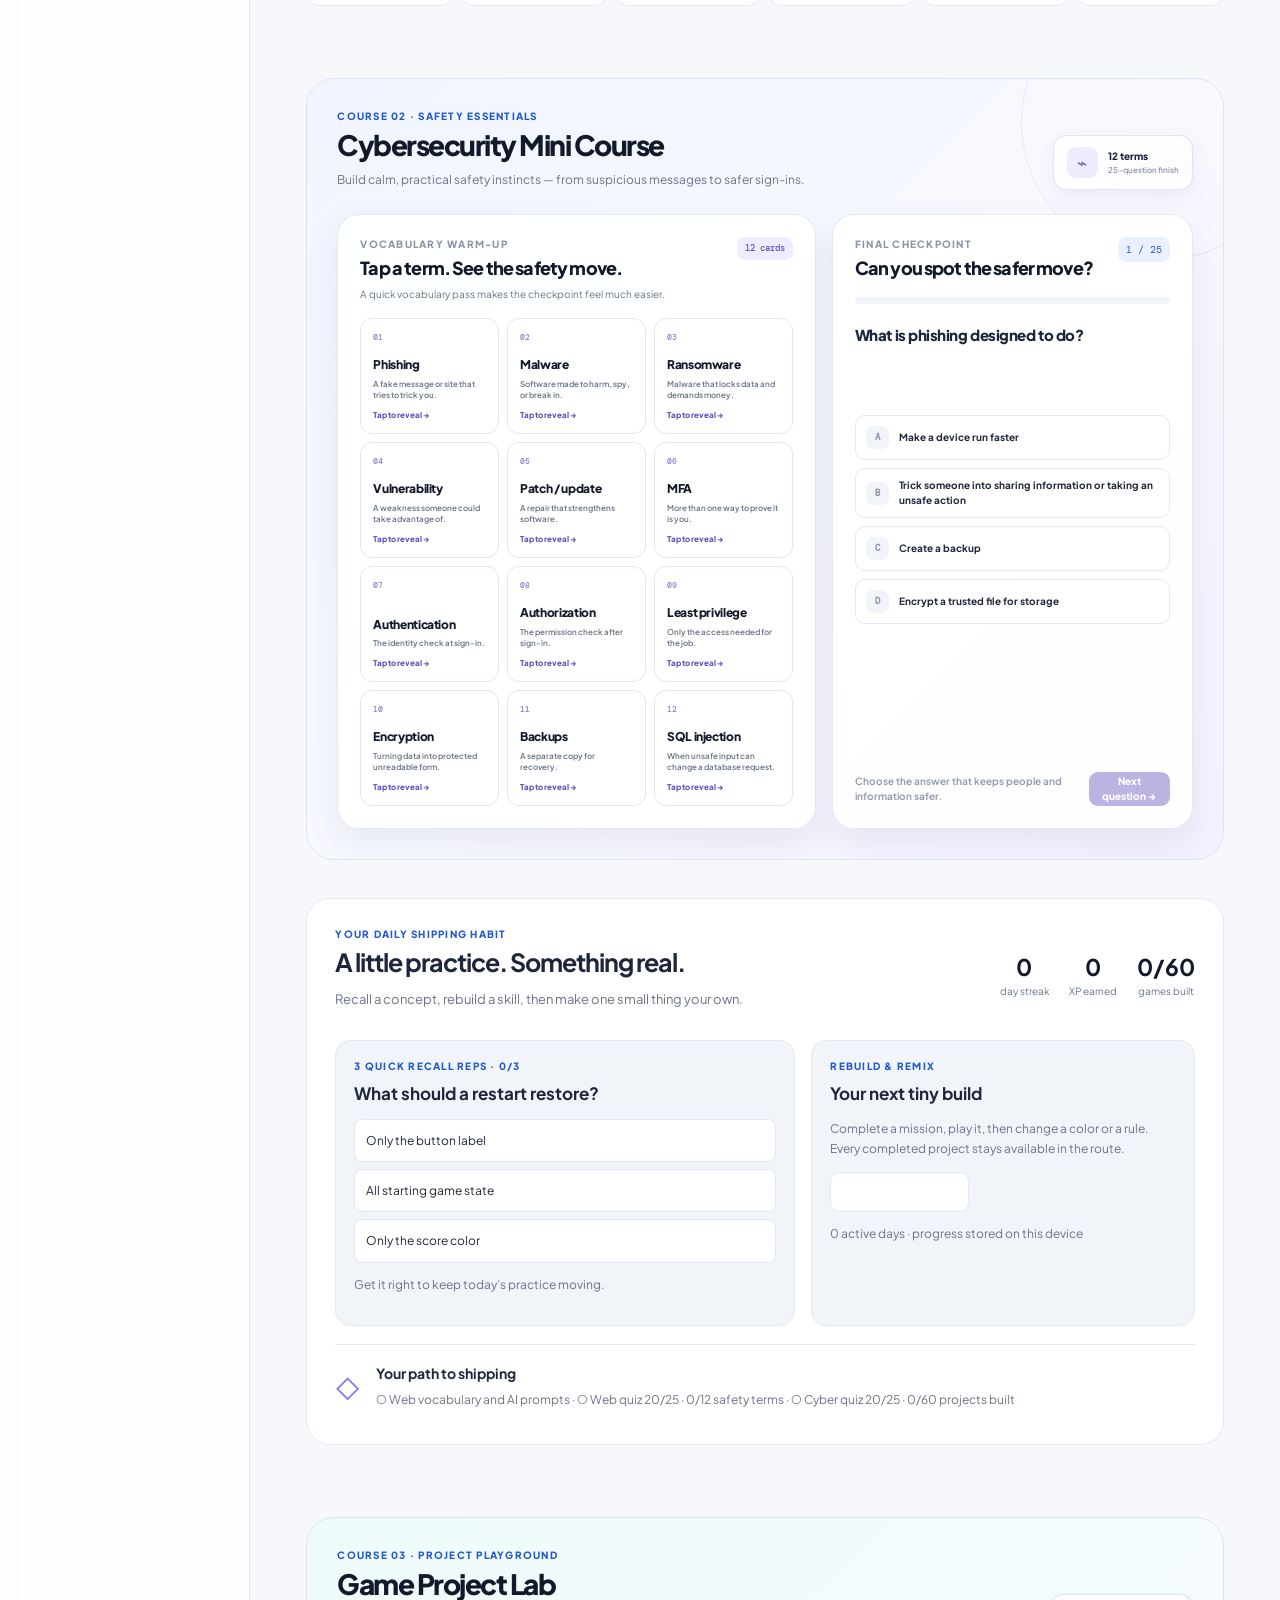
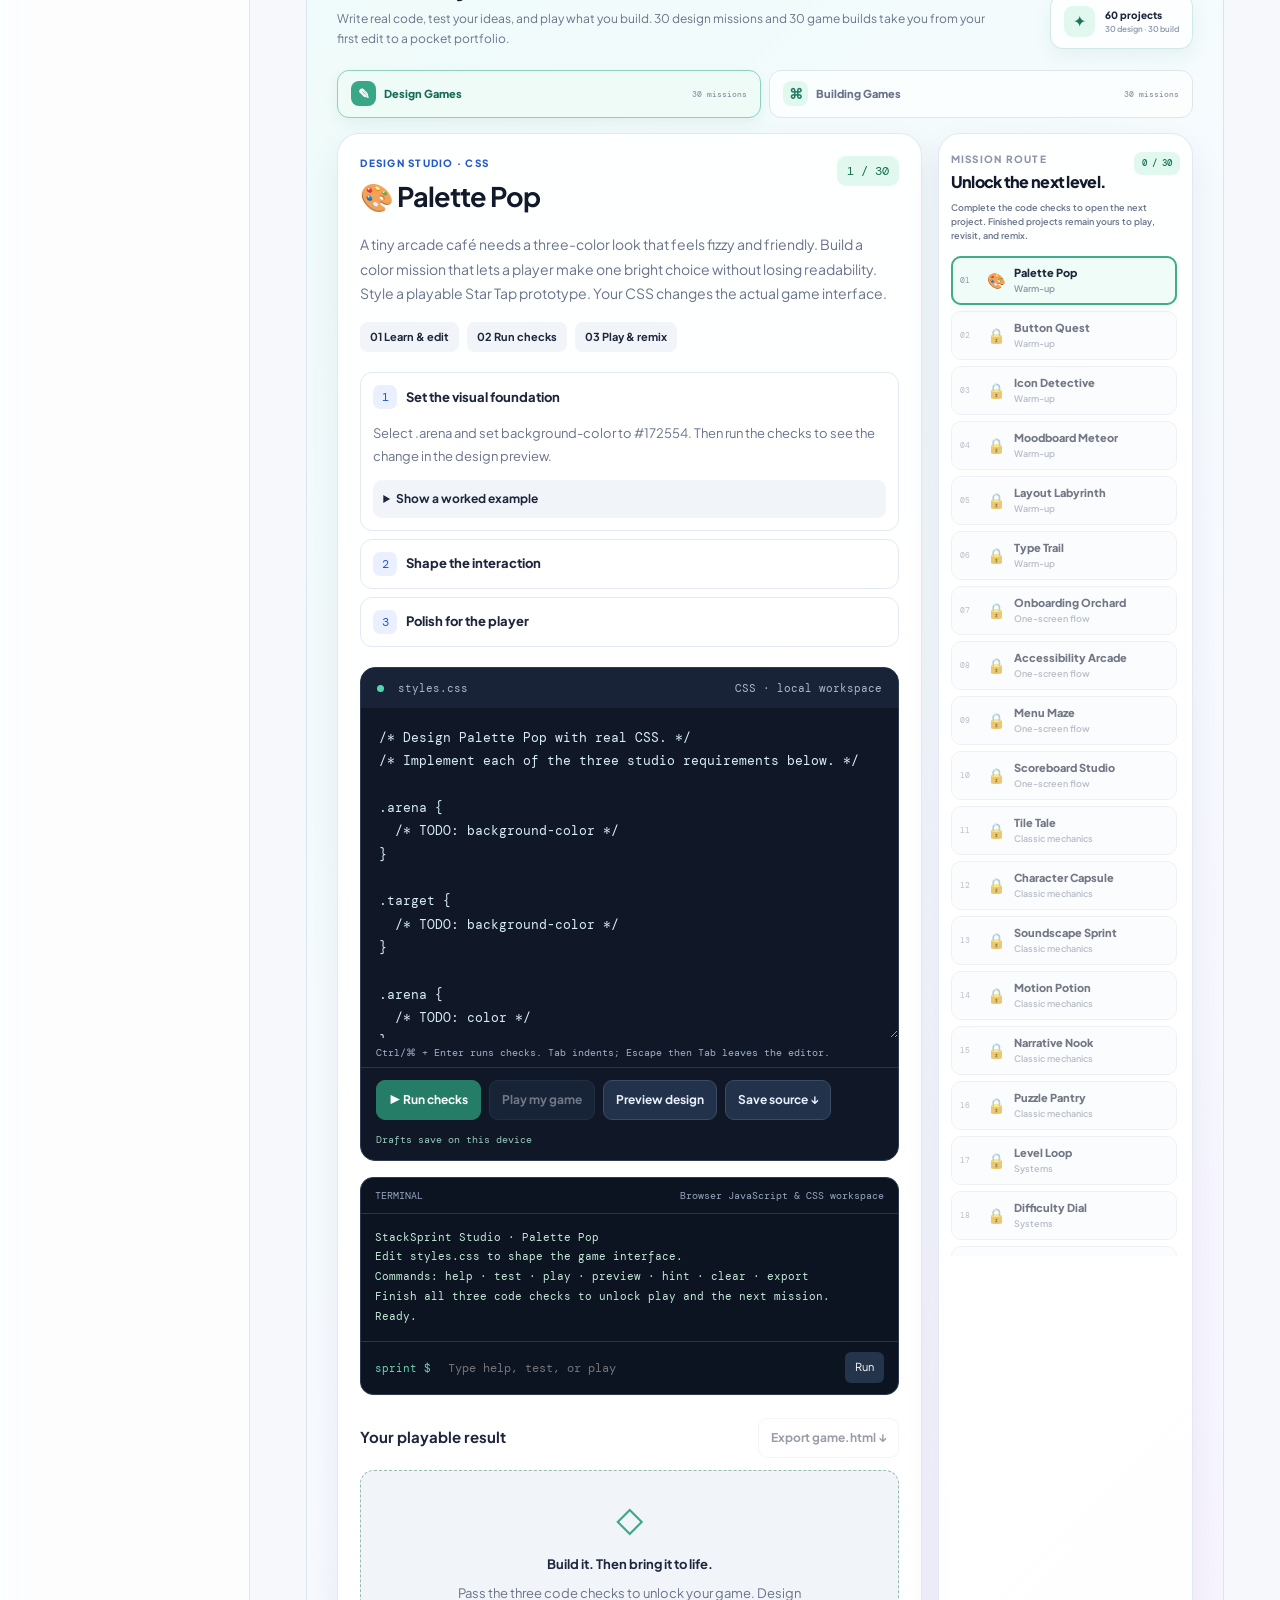
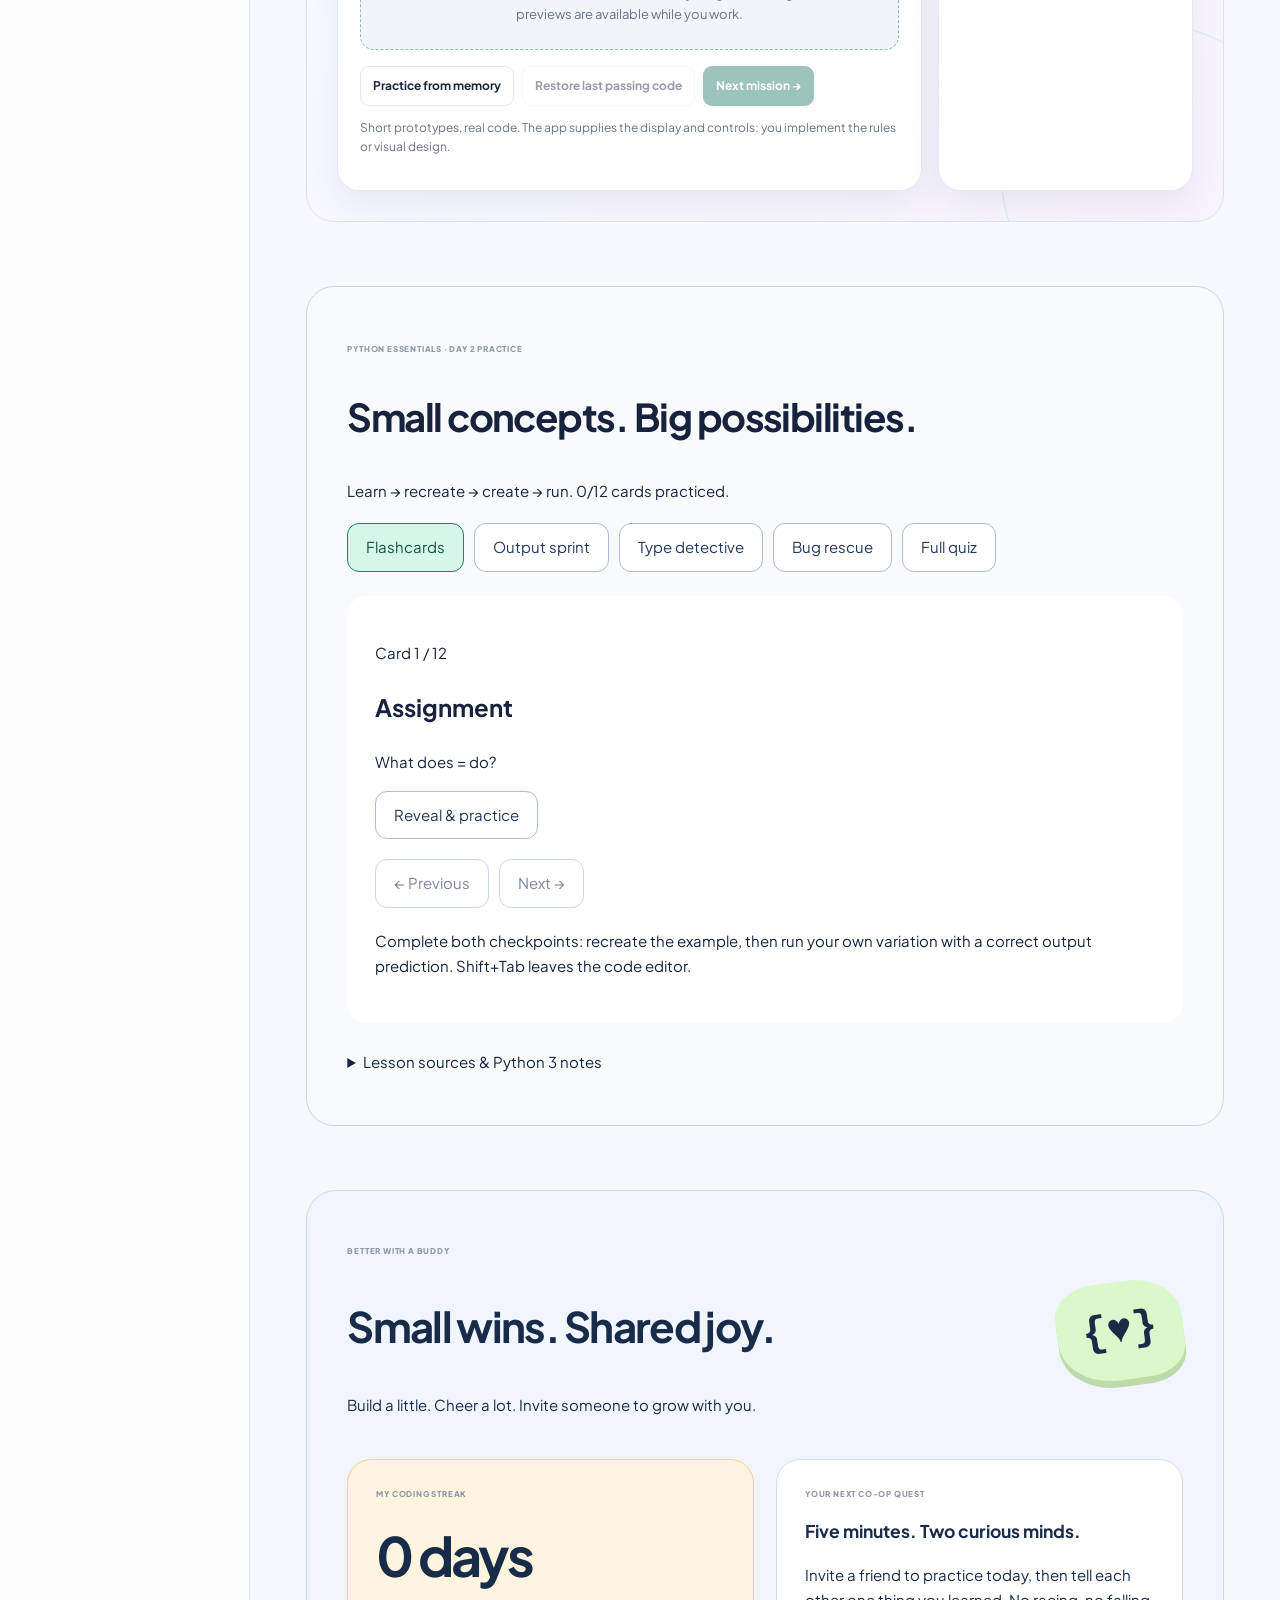
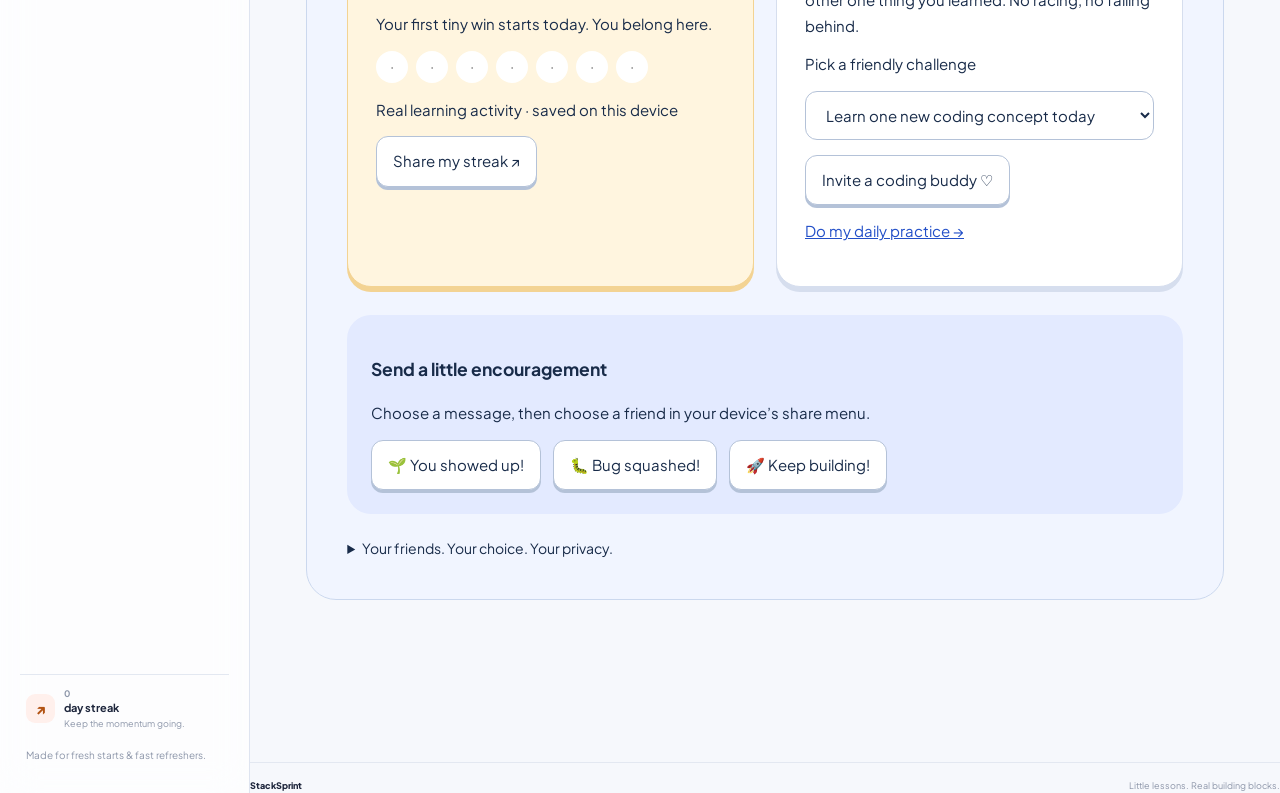
<file: ios/StackSprint/Web/index.html>
<!doctype html>
<html lang="en">
  <head>
    <meta charset="UTF-8" />
    <meta name="viewport" content="width=device-width, initial-scale=1.0" />
    <meta
      name="description"
      content="Learn web development, design, and cybersecurity. Write real code, build playable games, and develop a daily shipping habit with StackSprint."
    />
    <title>StackSprint — Learn, code, design & play</title>
    <link rel="preconnect" href="https://fonts.googleapis.com" />
    <link rel="preconnect" href="https://fonts.gstatic.com" crossorigin />
    <link
      href="https://fonts.googleapis.com/css2?family=DM+Mono:wght@400;500&family=Plus+Jakarta+Sans:wght@400;500;600;700;800&display=swap"
      rel="stylesheet"
    />
    <link rel="stylesheet" href="./styles.css" />
    <link rel="stylesheet" href="./lab-studio.css" />
    <link rel="stylesheet" href="./python-course.css" />
    <link rel="stylesheet" href="./social.css" />
    <link rel="stylesheet" href="./sprint.css" />
  </head>
  <body>
    <div class="page-glow glow-one" aria-hidden="true"></div>
    <div class="page-glow glow-two" aria-hidden="true"></div>

    <div class="app-shell">
      <aside class="sidebar" id="sidebar" aria-label="Course navigation">
        <div class="brand-lockup">
          <div class="brand-mark" aria-hidden="true">
            <span>&lt;</span><i></i><span>&gt;</span>
          </div>
          <span>StackSprint</span>
        </div>

        <div class="course-badge">
          <span class="course-badge-icon">✦</span>
          <div>
            <span class="overline">Current course</span>
            <strong>Web Development 101</strong>
          </div>
        </div>

        <nav class="side-nav" aria-label="Main navigation">
          <a class="nav-link" href="#sprint-path"><span class="nav-icon">✦</span> Daily Sprint</a>
          <a class="nav-link is-active" href="#learn">
            <span class="nav-icon">▣</span>
            Flash cards
            <span class="nav-count">12</span>
          </a>
          <a class="nav-link" href="#challenge">
            <span class="nav-icon">◌</span>
            Layer challenge
          </a>
          <a class="nav-link" href="#glossary">
            <span class="nav-icon">⌘</span>
            Quick glossary
          </a>
          <a class="nav-link cyber-nav-link" href="#cybersecurity">
            <span class="nav-icon">⌁</span>
            Cybersecurity
            <span class="nav-count">25</span>
          </a>
          <a class="nav-link" href="#python-course"><span class="nav-icon">Py</span> Python essentials<span class="nav-count">12</span></a>
          <a class="nav-link" href="#dailyStudio"><span class="nav-icon">✦</span> Daily practice</a>
          <a class="nav-link" href="#friends"><span class="nav-icon">♡</span> Friends & streaks</a>
          <a class="nav-link game-lab-nav-link" href="#game-lab" data-game-track-link="design">
            <span class="nav-icon">✎</span>
            Design games
            <span class="nav-count">30</span>
          </a>
          <a class="nav-link game-lab-nav-link" href="#game-lab" data-game-track-link="building">
            <span class="nav-icon">⌘</span>
            Building games
            <span class="nav-count">30</span>
          </a>
        </nav>

        <div class="sidebar-bottom">
          <div class="streak-card">
            <div class="streak-icon" aria-hidden="true">↗</div>
            <div>
              <strong><span id="streakCount">0</span> day streak</strong>
              <span>Keep the momentum going.</span>
            </div>
          </div>
          <p class="tiny-note">Made for fresh starts &amp; fast refreshers.</p>
        </div>
      </aside>

      <div class="main-column">
        <header class="topbar">
          <button class="icon-button menu-button" id="menuButton" aria-label="Open course navigation">
            <span></span><span></span><span></span>
          </button>
          <div class="mobile-brand">StackSprint</div>
          <div class="topbar-actions">
            <span class="welcome-label">Your learning lab</span>
            <button class="theme-toggle" id="themeToggle" type="button" aria-label="Switch color theme">
              <span class="theme-sun">☼</span><span class="theme-moon">☾</span>
            </button>
            <div class="avatar" aria-label="Your profile">O</div>
          </div>
        </header>

        <main>
          <section id="sprint-path" aria-label="Your coding adventure"></section>
          <section class="hero" aria-labelledby="page-title">
            <div>
              <p class="eyebrow"><span class="pulse-dot"></span> Today’s tiny win</p>
              <h1 id="page-title">Make the web <em>click.</em></h1>
              <p class="hero-copy">
                Meet the vocabulary, trace what happens behind a button, and see where
                front-end, back-end, and full-stack fit together.
              </p>
            </div>
            <div class="hero-progress" aria-label="Learning progress">
              <div class="hero-progress-top">
                <span>Deck progress</span>
                <strong><span id="progressText">0</span> / 12</strong>
              </div>
              <div class="meter" aria-hidden="true"><span id="progressBar"></span></div>
              <p id="progressMessage">A few quick cards and you’ll speak web.</p>
            </div>
          </section>

          <section class="learning-layout" id="learn" aria-label="Flash-card learning area">
            <article class="study-panel panel">
              <div class="panel-topline">
                <div>
                  <p class="eyebrow muted-eyebrow">Rapid learning deck</p>
                  <h2>Take a card. Take a guess.</h2>
                </div>
                <div class="mode-switch" role="tablist" aria-label="Learning mode">
                  <button class="mode-button is-active" data-mode="study" role="tab" aria-selected="true">
                    Study
                  </button>
                  <button class="mode-button" data-mode="quiz" role="tab" aria-selected="false">
                    Quiz
                  </button>
                </div>
              </div>

              <div id="studyView">
                <div class="filter-row" role="tablist" aria-label="Filter cards by pathway">
                  <button class="filter-chip is-active" data-filter="all" role="tab" aria-selected="true">All cards <span>12</span></button>
                  <button class="filter-chip" data-filter="frontend" role="tab" aria-selected="false">Front-end</button>
                  <button class="filter-chip" data-filter="backend" role="tab" aria-selected="false">Back-end</button>
                  <button class="filter-chip" data-filter="fullstack" role="tab" aria-selected="false">Full-stack</button>
                </div>

                <div class="card-status">
                  <span id="cardCounter">01 / 12</span>
                  <span id="cardHint">Press <kbd>Space</kbd> to reveal</span>
                </div>

                <div class="flashcard-stage">
                  <button class="flashcard" id="flashcard" type="button" aria-label="Reveal flash card">
                    <span class="flashcard-inner" id="flashcardInner">
                      <span class="flashcard-face flashcard-front" id="cardFront"></span>
                      <span class="flashcard-face flashcard-back" id="cardBack"></span>
                    </span>
                  </button>
                  <div class="card-orb orb-a" aria-hidden="true"></div>
                  <div class="card-orb orb-b" aria-hidden="true"></div>
                </div>

                <section class="syntax-practice" id="syntaxPractice" hidden aria-labelledby="practiceTitle">
                  <div class="practice-heading">
                    <div>
                      <p class="eyebrow muted-eyebrow">Hands-on checkpoint</p>
                      <h3 id="practiceTitle">Read it. Type it. Build your cue.</h3>
                    </div>
                    <span class="practice-step">Step 1 of 2</span>
                  </div>
                  <div class="read-code-row">
                    <p class="read-code-prompt" id="readCodePrompt"></p>
                    <button id="readCode" class="read-code-button" type="button" aria-pressed="false">
                      <span aria-hidden="true">○</span><span id="readCodeButtonText">I read it aloud</span>
                    </button>
                  </div>
                  <div class="code-practice-row">
                    <div class="code-sample" aria-label="Code to read and type">
                      <span class="code-caption">Tiny code line</span>
                      <code id="practiceCode"></code>
                    </div>
                    <div class="typing-area">
                      <label for="codeInput">Type it once — spacing can be flexible.</label>
                      <div class="typing-field">
                        <span aria-hidden="true">›</span>
                        <input id="codeInput" type="text" autocomplete="off" autocapitalize="off" spellcheck="false" />
                      </div>
                      <div class="practice-actions">
                        <p id="typingFeedback" aria-live="polite">Write the line, then check your typing.</p>
                        <button id="checkTyping" type="button" disabled>Check my code</button>
                      </div>
                    </div>
                  </div>
                </section>

                <section class="prompt-practice" id="promptPractice" hidden aria-labelledby="promptPracticeTitle">
                  <div class="prompt-practice-heading">
                    <div>
                      <p class="eyebrow muted-eyebrow">AI prompt lab</p>
                      <h3 id="promptPracticeTitle">Prompt an agent with clarity.</h3>
                    </div>
                    <span class="practice-step">Step 2 of 2</span>
                  </div>
                  <div class="prompt-progress-row">
                    <div class="prompt-dots" id="promptDots" aria-label="0 of 3 prompts completed"></div>
                    <span id="promptProgressText">0 / 3 clear prompts</span>
                  </div>
                  <div id="promptExercise">
                    <div class="prompt-task-card">
                      <span class="prompt-number" id="promptNumber">Prompt 1 of 3</span>
                      <p id="promptTaskText"></p>
                      <p class="prompt-hint" id="promptHint"></p>
                    </div>
                    <div class="prompt-ingredients">
                      <span>Strong prompt ingredients</span>
                      <ul id="promptIngredients"></ul>
                    </div>
                    <label for="aiPromptInput">Write a request for an AI coding agent</label>
                    <textarea id="aiPromptInput" rows="3" autocomplete="off" autocapitalize="sentences" spellcheck="true" placeholder="For example: Ask the agent to…"></textarea>
                    <div class="prompt-actions">
                      <p id="promptFeedback" aria-live="polite">Use the term accurately and be specific about the result you want.</p>
                      <button id="checkPrompt" type="button" disabled>Check my prompt</button>
                    </div>
                  </div>
                  <div class="prompt-success" id="promptSuccess" hidden aria-live="polite">
                    <span aria-hidden="true">✦</span>
                    <div><strong>Three strong prompts complete.</strong><p>Your next card is unlocked.</p></div>
                  </div>
                </section>

                <div class="study-controls">
                  <button class="round-control" id="previousCard" type="button" aria-label="Previous card">←</button>
                  <button class="reveal-button" id="flipCard" type="button">
                    <span id="flipButtonIcon">✦</span><span id="flipButtonText">Reveal answer</span>
                  </button>
                  <button class="round-control" id="nextCard" type="button" aria-label="Next card">→</button>
                </div>

                <div class="confidence-row" aria-label="How well did you know this card">
                  <span class="confidence-label" id="confidenceLabel">Type the mini code line to unlock this card.</span>
                  <button class="confidence-button again" data-confidence="again" type="button" disabled>Teach me again</button>
                  <button class="confidence-button almost" data-confidence="almost" type="button" disabled>Almost there</button>
                  <button class="confidence-button nailed" data-confidence="nailed" type="button" disabled>I knew it</button>
                </div>
              </div>

              <div class="quiz-view" id="quizView" hidden>
                <div class="quiz-header">
                  <div>
                    <p class="eyebrow muted-eyebrow">25-question skills check</p>
                    <h3 id="quizTitle">Can you apply it?</h3>
                  </div>
                  <span class="quiz-count" id="quizCounter">1 / 25</span>
                </div>
                <div class="quiz-meter"><span id="quizProgress"></span></div>
                <p class="quiz-question" id="quizQuestion"></p>
                <div class="answer-list" id="answerList"></div>
                <div class="quiz-footer">
                  <p id="quizFeedback" class="quiz-feedback" aria-live="polite">Pick the answer that feels most true.</p>
                  <button class="next-question" id="nextQuestion" type="button" disabled>Next question <span>→</span></button>
                </div>
              </div>
            </article>

            <aside class="right-rail" aria-label="Learning shortcuts">
              <section class="route-card panel">
                <div class="route-heading">
                  <div>
                    <p class="eyebrow muted-eyebrow">Your rapid route</p>
                    <h2>Three ways to see the web</h2>
                  </div>
                  <span class="route-spark" aria-hidden="true">✦</span>
                </div>

                <button class="route-stop frontend-stop" data-topic-link="frontend" type="button">
                  <span class="stop-number">01</span>
                  <span class="stop-art">◒</span>
                  <span class="stop-copy"><strong>Front-end</strong><small>The visible, clickable stuff.</small></span>
                  <span class="stop-arrow">→</span>
                </button>
                <button class="route-stop backend-stop" data-topic-link="backend" type="button">
                  <span class="stop-number">02</span>
                  <span class="stop-art">◈</span>
                  <span class="stop-copy"><strong>Back-end</strong><small>The logic, data, and rules.</small></span>
                  <span class="stop-arrow">→</span>
                </button>
                <button class="route-stop fullstack-stop" data-topic-link="fullstack" type="button">
                  <span class="stop-number">03</span>
                  <span class="stop-art">⧉</span>
                  <span class="stop-copy"><strong>Full-stack</strong><small>The bridge across both sides.</small></span>
                  <span class="stop-arrow">→</span>
                </button>
              </section>

              <section class="tip-card panel">
                <div class="tip-star" aria-hidden="true">✳</div>
                <div>
                  <p class="eyebrow muted-eyebrow">Tiny tip</p>
                  <p>Say it out loud before you flip. Your brain loves a friendly prediction.</p>
                </div>
              </section>
            </aside>
          </section>

          <section class="difference-section" aria-labelledby="difference-title">
            <div class="section-heading">
              <div>
                <p class="eyebrow">The big picture</p>
                <h2 id="difference-title">Same website. Different superpowers.</h2>
              </div>
              <p>Think of a food-order app: the menu you tap, the kitchen that processes your order, and the people who can work across both.</p>
            </div>

            <div class="role-grid">
              <article class="role-card role-frontend">
                <div class="role-card-top"><span class="role-icon">⌁</span><span class="role-label">Front-end</span></div>
                <h3>What people <em>see &amp; use</em></h3>
                <p>Pages, buttons, forms, colors, movement, and the experience in a browser.</p>
                <div class="role-tags"><span>HTML</span><span>CSS</span><span>JavaScript</span></div>
                <button class="text-link" data-topic-link="frontend" type="button">Study front-end cards <span>→</span></button>
              </article>
              <article class="role-card role-backend">
                <div class="role-card-top"><span class="role-icon">▧</span><span class="role-label">Back-end</span></div>
                <h3>What makes it <em>work safely</em></h3>
                <p>Servers, databases, APIs, and the rules that handle information behind the screen.</p>
                <div class="role-tags"><span>Server</span><span>API</span><span>Database</span></div>
                <button class="text-link" data-topic-link="backend" type="button">Study back-end cards <span>→</span></button>
              </article>
              <article class="role-card role-fullstack">
                <div class="role-card-top"><span class="role-icon">✦</span><span class="role-label">Full-stack</span></div>
                <h3>How the pieces <em>connect</em></h3>
                <p>Full-stack developers can work across the screen and the systems that power it.</p>
                <div class="role-tags"><span>UI + logic</span><span>Requests</span><span>Features</span></div>
                <button class="text-link" data-topic-link="fullstack" type="button">Study full-stack cards <span>→</span></button>
              </article>
            </div>
          </section>

          <section class="challenge-section" id="challenge" aria-labelledby="challenge-title">
            <div class="challenge-copy">
              <p class="eyebrow">Mini game · no pressure</p>
              <h2 id="challenge-title">Spot the layer</h2>
              <p>Choose where this job mostly lives. Get it right, then make the next call.</p>
              <div class="challenge-score"><span class="score-ring">✦</span><strong><span id="challengeScore">0</span> smart calls</strong></div>
            </div>
            <div class="challenge-game panel">
              <div class="challenge-game-top">
                <span class="challenge-counter" id="challengeCounter">Round 1 of 5</span>
                <span class="challenge-emoji" id="challengeEmoji" aria-hidden="true">🎨</span>
              </div>
              <p class="challenge-prompt" id="challengePrompt">Making a page’s button look bright blue</p>
              <div class="layer-choice-list" id="layerChoiceList">
                <button type="button" class="layer-choice" data-layer="frontend"><span>◒</span> Front-end</button>
                <button type="button" class="layer-choice" data-layer="backend"><span>◈</span> Back-end</button>
                <button type="button" class="layer-choice" data-layer="fullstack"><span>⧉</span> Both / full-stack</button>
              </div>
              <div class="challenge-footer">
                <p id="challengeFeedback" aria-live="polite">Trust your first instinct.</p>
                <button type="button" id="nextChallenge" class="small-next" disabled>Next <span>→</span></button>
              </div>
            </div>
          </section>

          <section class="journey-section panel" aria-labelledby="journey-title">
            <div class="journey-intro">
              <p class="eyebrow muted-eyebrow">Follow one click</p>
              <h2 id="journey-title">What happens when you log in?</h2>
              <p>A simple request takes a quick trip — then brings an answer back to the screen.</p>
            </div>
            <ol class="journey-steps">
              <li><span class="journey-icon frontend-icon">1</span><div><strong>Browser</strong><small>You tap “Log in.”</small></div></li>
              <li><span class="journey-line" aria-hidden="true">→</span></li>
              <li><span class="journey-icon both-icon">2</span><div><strong>API request</strong><small>The front-end asks for help.</small></div></li>
              <li><span class="journey-line" aria-hidden="true">→</span></li>
              <li><span class="journey-icon backend-icon">3</span><div><strong>Back-end</strong><small>Checks the login details.</small></div></li>
              <li><span class="journey-line" aria-hidden="true">→</span></li>
              <li><span class="journey-icon backend-icon">4</span><div><strong>Database</strong><small>Finds account information.</small></div></li>
              <li><span class="journey-line" aria-hidden="true">→</span></li>
              <li><span class="journey-icon frontend-icon">5</span><div><strong>Welcome!</strong><small>The browser updates for you.</small></div></li>
            </ol>
          </section>

          <section class="glossary-section" id="glossary" aria-labelledby="glossary-title">
            <div class="section-heading compact-heading">
              <div>
                <p class="eyebrow">Keep these close</p>
                <h2 id="glossary-title">Your pocket glossary</h2>
              </div>
              <p>Tap a term to bring its flash card back to the top.</p>
            </div>
            <div class="glossary-grid" id="glossaryGrid"></div>
          </section>

          <section class="cyber-course" id="cybersecurity" aria-labelledby="cyber-course-title">
            <div class="cyber-course-heading">
              <div>
                <p class="eyebrow">Course 02 · Safety essentials</p>
                <h2 id="cyber-course-title">Cybersecurity Mini Course</h2>
                <p>Build calm, practical safety instincts — from suspicious messages to safer sign-ins.</p>
              </div>
              <div class="cyber-course-badge" aria-label="12 vocabulary cards and 25 quiz questions">
                <span aria-hidden="true">⌁</span>
                <div><strong>12 terms</strong><small>25-question finish</small></div>
              </div>
            </div>

            <div class="cyber-course-layout">
              <section class="cyber-vocab-panel panel" aria-labelledby="cyber-vocab-title">
                <div class="cyber-panel-heading">
                  <div>
                    <p class="eyebrow muted-eyebrow">Vocabulary warm-up</p>
                    <h3 id="cyber-vocab-title">Tap a term. See the safety move.</h3>
                  </div>
                  <span class="cyber-card-count">12 cards</span>
                </div>
                <p class="cyber-panel-copy">A quick vocabulary pass makes the checkpoint feel much easier.</p>
                <div class="cyber-vocab-grid" id="cyberVocabGrid" aria-label="Cybersecurity vocabulary cards"></div>
              </section>

              <section class="cyber-quiz-panel panel" aria-labelledby="cyber-quiz-title">
                <div id="cyberQuiz">
                  <div class="cyber-quiz-header">
                    <div>
                      <p class="eyebrow muted-eyebrow">Final checkpoint</p>
                      <h3 id="cyber-quiz-title">Can you spot the safer move?</h3>
                    </div>
                    <span class="quiz-count" id="cyberQuizCounter">1 / 25</span>
                  </div>
                  <div class="quiz-meter cyber-quiz-meter"><span id="cyberQuizProgress"></span></div>
                  <p class="cyber-quiz-question" id="cyberQuizQuestion"></p>
                  <div class="cyber-answer-list" id="cyberAnswerList"></div>
                  <div class="cyber-quiz-footer">
                    <p id="cyberQuizFeedback" class="quiz-feedback" aria-live="polite">Choose the answer that keeps people and information safer.</p>
                    <button class="next-question cyber-next-question" id="cyberNextQuestion" type="button" disabled>Next question <span>→</span></button>
                  </div>
                </div>
              </section>
            </div>
          </section>

          <section class="daily-studio" id="dailyStudio" aria-label="Daily practice and course progress"></section>
          <section class="game-lab" id="game-lab" aria-labelledby="game-lab-title">
            <div class="game-lab-heading">
              <div>
                <p class="eyebrow">Course 03 · Project playground</p>
                <h2 id="game-lab-title">Game Project Lab</h2>
                <p>Choose a creative track, then earn your way through 30 tiny game projects. Every mission has three checks, so each next build is unlocked by something you can explain.</p>
              </div>
              <div class="game-lab-badge" aria-label="60 beginner game projects">
                <span aria-hidden="true">✦</span>
                <div><strong>60 projects</strong><small>30 design · 30 build</small></div>
              </div>
            </div>

            <div class="game-track-tabs" role="tablist" aria-label="Game Project Lab tracks">
              <button class="game-track-tab is-active" id="designGamesTab" data-game-track="design" type="button" role="tab" aria-selected="true" aria-controls="gameProjectWorkspace">
                <span aria-hidden="true">✎</span> Design Games <small>30 missions</small>
              </button>
              <button class="game-track-tab" id="buildingGamesTab" data-game-track="building" type="button" role="tab" aria-selected="false" aria-controls="gameProjectWorkspace">
                <span aria-hidden="true">⌘</span> Building Games <small>30 missions</small>
              </button>
            </div>

            <div class="game-lab-layout">
              <section class="game-project-workspace panel" id="gameProjectWorkspace" role="tabpanel" aria-labelledby="designGamesTab">
                <div id="gameProjectMission"></div>
              </section>

              <aside class="game-project-route panel" aria-labelledby="game-project-route-title">
                <div class="game-route-heading">
                  <div>
                    <p class="eyebrow muted-eyebrow">Mission route</p>
                    <h3 id="game-project-route-title">Unlock the next level.</h3>
                  </div>
                  <span id="gameTrackProgress" class="game-track-progress">0 / 30</span>
                </div>
                <p id="gameRouteCopy" class="game-route-copy">Start with one screen, then earn your way to a playful capstone.</p>
                <div class="game-project-map" id="gameProjectMap" aria-live="polite"></div>
              </aside>
            </div>
          </section>
          <section id="python-course" class="python-course" aria-label="Python essentials"></section>
          <section id="friends" class="friends-section" aria-label="Friends and streak sharing"></section>
        </main>

        <footer class="footer">
          <span>StackSprint</span>
          <span>Little lessons. Real building blocks.</span>
        </footer>
      </div>
    </div>

    <div class="toast" id="toast" role="status" aria-live="polite"></div>
    <div class="sparkle-layer" id="sparkleLayer" aria-hidden="true"></div>
    <script src="./app.js"></script>
    <script src="./lab-curriculum.js"></script>
    <script src="./lab-runtime.js"></script>
    <script src="./lab-studio.js"></script>
    <script src="./python-runtime.js"></script>
    <script src="./python-course.js"></script>
    <script src="./social.js"></script>
    <script src="./sprint.js"></script>
  </body>
</html>
</file>
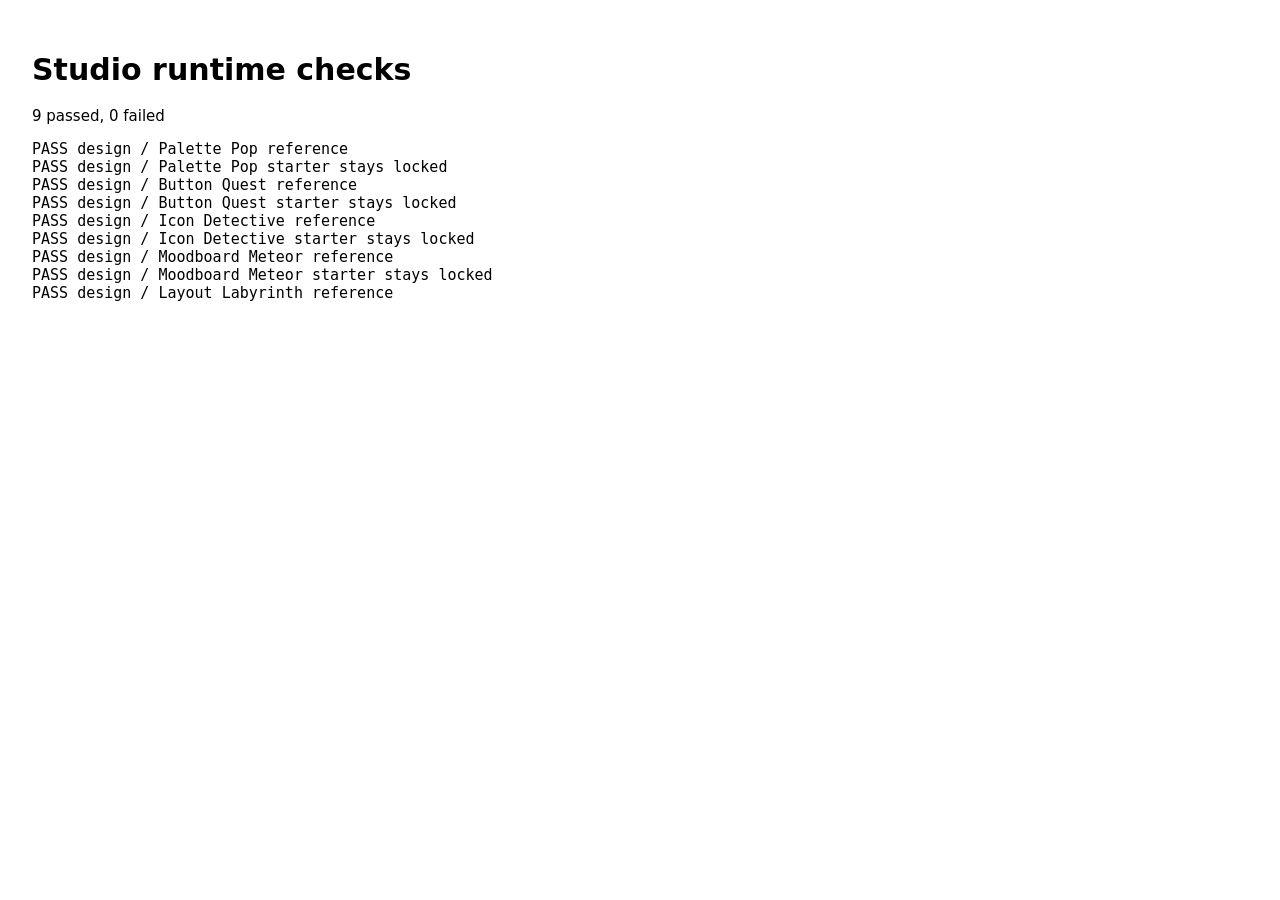
<file: tests/studio-runtime.html>
<!doctype html><html lang="en"><meta charset="utf-8"><title>StackSprint runtime verification</title>
<style>body{font:15px system-ui;padding:24px}pre{white-space:pre-wrap}iframe{position:fixed;left:-12000px;width:900px;height:800px}</style>
<h1>Studio runtime checks</h1><p id="status">Starting browser validation…</p><pre id="results"></pre>
<iframe id="app" src="../index.html" title="Application under test"></iframe>
<script>
document.getElementById('app').onload=async()=>{
 const app=document.getElementById('app').contentWindow,output=document.getElementById('results');let passed=0,failed=0;
 const check=(label,ok,detail='')=>{ok?passed++:failed++;output.textContent+=(ok?'PASS ':'FAIL ')+label+(detail?' — '+detail:'')+'\n';document.getElementById('status').textContent=passed+' passed, '+failed+' failed';};
 try {
  for(const m of app.StackSprintMissions.all()){
   const reference=await app.StackSprintRuntime.test(m,m.solution);
   check(m.track+' / '+m.title+' reference',reference.results?.length===3&&reference.results.every(r=>r.passed),reference.error||reference.results?.filter(r=>!r.passed).map(r=>r.error||r.name).join('; '));
   const starter=await app.StackSprintRuntime.test(m,m.starter);
   check(m.track+' / '+m.title+' starter stays locked',!starter.results?.every(r=>r.passed));
  }
  for(const m of app.StackSprintMissions.all().filter(m=>m.track==='building')){
   const boot=await new Promise(resolve=>{
    const frame=app.document.createElement('iframe'),token=crypto.randomUUID();app.document.body.append(frame);
    const done=result=>{clearTimeout(timeout);app.removeEventListener('message',receive);frame.remove();resolve(result);};
    const receive=e=>{if(e.source===frame.contentWindow&&e.data?.token===token&&(e.data.ready||e.data.error))done(e.data);};
    const timeout=setTimeout(()=>done({error:'Play boot timeout'}),5000);app.addEventListener('message',receive);app.StackSprintRuntime.play(frame,m,m.solution,{readOnly:true,token});
   });check(m.title+' playable renderer',boot.ready===true,boot.error);
  }
  const mission=app.StackSprintMissions.all().find(m=>m.track==='building');
  const syntax=await app.StackSprintRuntime.test(mission,'function createState( {');check('Syntax error reported',!!syntax.error&&syntax.error.includes('SyntaxError'),syntax.error);
  const loop=await app.StackSprintRuntime.test(mission,'while (true) {}');check('Infinite loop is terminated',!!loop.error&&/long|timed out/.test(loop.error),loop.error);
  const frame=document.getElementById('app');frame.style.width='375px';
  await new Promise(resolve=>requestAnimationFrame(()=>requestAnimationFrame(resolve)));
  check('Phone layout has no horizontal overflow',app.document.documentElement.scrollWidth<=app.innerWidth,app.document.documentElement.scrollWidth+'px page / '+app.innerWidth+'px viewport');
  check('Phone editor fits its screen',app.document.getElementById('studioCode').getBoundingClientRect().width<375);
  frame.style.width='900px';
 } catch(error){check('Harness execution',false,error.stack);}
 document.getElementById('status').textContent='FINISHED: '+passed+' passed, '+failed+' failed';
};
</script></html>
</file>
<file: fonts.css>
/* Bundled fonts (SIL Open Font License 1.1, see OFL-*.txt). No requests leave the device. */
@font-face{font-family:'Plus Jakarta Sans';font-style:normal;font-weight:400;font-display:swap;src:url('./plus-jakarta-sans-latin-400-normal.woff2') format('woff2')}
@font-face{font-family:'Plus Jakarta Sans';font-style:normal;font-weight:500;font-display:swap;src:url('./plus-jakarta-sans-latin-500-normal.woff2') format('woff2')}
@font-face{font-family:'Plus Jakarta Sans';font-style:normal;font-weight:600;font-display:swap;src:url('./plus-jakarta-sans-latin-600-normal.woff2') format('woff2')}
@font-face{font-family:'Plus Jakarta Sans';font-style:normal;font-weight:700;font-display:swap;src:url('./plus-jakarta-sans-latin-700-normal.woff2') format('woff2')}
@font-face{font-family:'Plus Jakarta Sans';font-style:normal;font-weight:800;font-display:swap;src:url('./plus-jakarta-sans-latin-800-normal.woff2') format('woff2')}
@font-face{font-family:'DM Mono';font-style:normal;font-weight:400;font-display:swap;src:url('./dm-mono-latin-400-normal.woff2') format('woff2')}
@font-face{font-family:'DM Mono';font-style:normal;font-weight:500;font-display:swap;src:url('./dm-mono-latin-500-normal.woff2') format('woff2')}
</file>
<file: styles.css>
:root {
  --ink: #1e263c;
  --ink-strong: #12192b;
  --muted: #69738a;
  --quiet: #8d96a9;
  --page: #f6f8fc;
  --surface: #ffffff;
  --surface-soft: #f1f4f9;
  --line: #e3e8f1;
  --blue: #3e7bfa;
  --blue-deep: #2359cf;
  --blue-soft: #eaf0ff;
  --mint: #4fcaa2;
  --mint-soft: #e1f8ef;
  --coral: #f7826f;
  --coral-soft: #fff0ec;
  --yellow: #f6c84a;
  --yellow-soft: #fff7db;
  --violet: #8c78ef;
  --violet-soft: #f0ecff;
  --shadow: 0 14px 34px rgba(34, 51, 85, 0.08);
  --shadow-sm: 0 7px 18px rgba(34, 51, 85, 0.06);
  --radius-lg: 22px;
  --radius-md: 15px;
  --radius-sm: 10px;
  --font: "Plus Jakarta Sans", ui-sans-serif, -apple-system, BlinkMacSystemFont, "Segoe UI", sans-serif;
  --mono: "DM Mono", "SFMono-Regular", Consolas, monospace;
}

* { box-sizing: border-box; }

html { scroll-behavior: smooth; }

body {
  margin: 0;
  min-width: 320px;
  color: var(--ink);
  background: var(--page);
  font-family: var(--font);
  font-size: 15px;
  line-height: 1.5;
  -webkit-font-smoothing: antialiased;
  text-rendering: optimizeLegibility;
}

button, a { font: inherit; }
button { color: inherit; }
button:focus-visible, a:focus-visible { outline: 3px solid rgba(62, 123, 250, 0.42); outline-offset: 3px; }

.page-glow { position: fixed; z-index: -1; border-radius: 50%; pointer-events: none; filter: blur(2px); opacity: .58; }
.glow-one { width: 370px; height: 370px; top: -190px; right: 5vw; background: radial-gradient(circle, rgba(169, 213, 255, .45), rgba(169, 213, 255, 0) 68%); }
.glow-two { width: 460px; height: 460px; bottom: -270px; left: 8vw; background: radial-gradient(circle, rgba(255, 225, 160, .38), rgba(255, 225, 160, 0) 68%); }

.app-shell { display: grid; grid-template-columns: 250px minmax(0, 1fr); max-width: 1600px; min-height: 100vh; margin: 0 auto; }

.sidebar {
  position: sticky;
  top: 0;
  display: flex;
  flex-direction: column;
  min-height: 100vh;
  padding: 28px 20px 23px;
  border-right: 1px solid rgba(215, 223, 237, .82);
  background: rgba(255, 255, 255, .72);
  backdrop-filter: blur(18px);
}

.brand-lockup, .mobile-brand { display: flex; align-items: center; gap: 10px; color: var(--ink-strong); font-size: 18px; font-weight: 800; letter-spacing: -0.7px; }
.brand-mark { display: flex; align-items: center; justify-content: center; gap: 1px; width: 31px; height: 31px; border-radius: 10px; color: white; background: var(--ink-strong); font-family: var(--mono); font-size: 13px; box-shadow: 0 5px 13px rgba(18, 25, 43, .18); }
.brand-mark i { width: 3px; height: 15px; border-radius: 3px; background: var(--mint); transform: rotate(23deg); }

.course-badge { display: flex; align-items: center; gap: 10px; margin: 50px 0 24px; padding: 12px; border: 1px solid var(--line); border-radius: var(--radius-md); background: rgba(255,255,255,.85); box-shadow: var(--shadow-sm); }
.course-badge-icon { display: grid; place-items: center; width: 32px; height: 32px; border-radius: 10px; color: #856000; background: var(--yellow-soft); font-size: 14px; }
.course-badge div { min-width: 0; }
.course-badge strong { display: block; overflow: hidden; color: var(--ink); font-size: 11px; font-weight: 700; white-space: nowrap; text-overflow: ellipsis; }
.overline, .eyebrow { display: block; margin: 0 0 5px; color: var(--blue-deep); font-size: 10px; font-weight: 800; letter-spacing: 1.25px; text-transform: uppercase; }
.overline { color: var(--quiet); font-size: 8px; letter-spacing: .8px; }

.side-nav { display: grid; gap: 5px; }
.nav-link { display: flex; align-items: center; gap: 10px; min-height: 45px; padding: 0 11px; border-radius: 10px; color: var(--muted); font-size: 12px; font-weight: 700; text-decoration: none; transition: color .2s ease, background .2s ease, transform .2s ease; }
.nav-link:hover { color: var(--ink); background: var(--surface-soft); transform: translateX(2px); }
.nav-link.is-active { color: var(--blue-deep); background: var(--blue-soft); }
.nav-icon { width: 18px; color: currentColor; font-size: 17px; text-align: center; }
.nav-count { margin-left: auto; padding: 2px 7px; border-radius: 999px; color: var(--blue-deep); background: rgba(62,123,250,.13); font-size: 10px; }
.sidebar-bottom { margin-top: auto; }
.streak-card { display: flex; gap: 9px; align-items: center; padding: 12px 6px; border-top: 1px solid var(--line); }
.streak-icon { display: grid; place-items: center; width: 29px; height: 29px; border-radius: 9px; color: #b25313; background: var(--coral-soft); font-weight: 800; }
.streak-card strong { display: block; color: var(--ink); font-size: 11px; }
.streak-card span { display: block; color: var(--quiet); font-size: 9px; }
.tiny-note { margin: 6px; color: var(--quiet); font-size: 10px; line-height: 1.55; }

.main-column { min-width: 0; }
.topbar { display: flex; align-items: center; justify-content: flex-end; min-height: 77px; padding: 18px clamp(22px, 4.4vw, 66px); }
.topbar-actions { display: flex; align-items: center; gap: 13px; }
.welcome-label { color: var(--quiet); font-size: 11px; font-weight: 600; }
.avatar { display: grid; place-items: center; width: 32px; height: 32px; border: 2px solid white; border-radius: 50%; color: white; background: linear-gradient(135deg, var(--blue), var(--violet)); font-size: 11px; font-weight: 800; box-shadow: 0 4px 11px rgba(68, 101, 170, .2); }
.theme-toggle { position: relative; display: flex; align-items: center; justify-content: space-around; width: 48px; height: 27px; padding: 0; border: 1px solid var(--line); border-radius: 999px; color: var(--muted); background: var(--surface); cursor: pointer; }
.theme-toggle::before { position: absolute; left: 3px; width: 20px; height: 20px; border-radius: 50%; background: var(--blue-soft); content: ""; transition: transform .28s ease, background .28s ease; }
.theme-toggle span { position: relative; z-index: 1; font-size: 13px; line-height: 1; }
.theme-sun { color: #d19b00; }.theme-moon { color: var(--muted); }
.menu-button, .mobile-brand { display: none; }

main { width: min(100%, 1330px); margin: 0 auto; padding: 10px clamp(22px, 4.4vw, 66px) 48px; }
.hero { display: flex; align-items: end; justify-content: space-between; gap: 42px; margin: 27px 0 39px; }
.hero h1 { max-width: 560px; margin: 0; color: var(--ink-strong); font-size: clamp(35px, 4vw, 58px); font-weight: 800; letter-spacing: -3.2px; line-height: .99; }
.hero h1 em, .role-card h3 em { color: var(--blue); font-style: normal; }
.hero-copy { max-width: 560px; margin: 16px 0 0; color: var(--muted); font-size: 14px; line-height: 1.75; }
.pulse-dot { display: inline-block; width: 7px; height: 7px; margin: 0 7px 1px 0; border-radius: 50%; background: var(--mint); box-shadow: 0 0 0 4px rgba(79,202,162,.15); }
.hero-progress { width: min(285px, 100%); padding: 16px 17px; border: 1px solid rgba(222,228,239,.92); border-radius: var(--radius-md); background: rgba(255,255,255,.72); box-shadow: var(--shadow-sm); }
.hero-progress-top { display: flex; justify-content: space-between; align-items: baseline; color: var(--muted); font-size: 10px; font-weight: 700; }
.hero-progress-top strong { color: var(--ink); font-family: var(--mono); font-size: 11px; }
.meter, .quiz-meter { height: 7px; overflow: hidden; margin: 10px 0 8px; border-radius: 99px; background: var(--surface-soft); }
.meter span, .quiz-meter span { display: block; width: 0%; height: 100%; border-radius: inherit; background: linear-gradient(90deg, var(--blue), #6fa0ff); transition: width .45s cubic-bezier(.22,1,.36,1); }
.hero-progress p { margin: 0; color: var(--quiet); font-size: 9px; line-height: 1.45; }

.learning-layout { display: grid; grid-template-columns: minmax(0, 1fr) minmax(265px, .39fr); gap: 20px; align-items: stretch; }
.panel { border: 1px solid rgba(225, 231, 241, .92); border-radius: var(--radius-lg); background: rgba(255,255,255,.91); box-shadow: var(--shadow); }
.study-panel { overflow: hidden; }
.panel-topline { display: flex; align-items: center; justify-content: space-between; gap: 18px; padding: 24px 26px 20px; border-bottom: 1px solid var(--line); }
.panel-topline h2, .route-card h2, .difference-section h2, .challenge-section h2, .journey-section h2, .glossary-section h2 { margin: 0; color: var(--ink-strong); font-size: 20px; font-weight: 800; letter-spacing: -1px; line-height: 1.2; }
.muted-eyebrow { color: var(--quiet); }
.mode-switch { display: inline-flex; padding: 3px; border-radius: 10px; background: var(--surface-soft); }
.mode-button { min-height: 30px; padding: 0 12px; border: 0; border-radius: 7px; color: var(--quiet); background: transparent; font-size: 10px; font-weight: 800; cursor: pointer; transition: .2s ease; }
.mode-button.is-active { color: var(--blue-deep); background: var(--surface); box-shadow: 0 2px 6px rgba(28,47,84,.09); }

#studyView { padding: 18px 26px 21px; }
.filter-row { display: flex; flex-wrap: wrap; gap: 7px; }
.filter-chip { padding: 7px 10px; border: 1px solid transparent; border-radius: 999px; color: var(--muted); background: var(--surface-soft); font-size: 10px; font-weight: 800; cursor: pointer; transition: .2s ease; }
.filter-chip:hover { color: var(--ink); border-color: var(--line); }
.filter-chip.is-active { color: var(--blue-deep); border-color: #cfddff; background: var(--blue-soft); }
.filter-chip span { margin-left: 3px; opacity: .7; }
.card-status { display: flex; justify-content: space-between; align-items: center; margin: 18px 0 10px; color: var(--quiet); font-family: var(--mono); font-size: 10px; }
kbd { padding: 1px 5px; border: 1px solid var(--line); border-bottom-width: 2px; border-radius: 4px; color: var(--muted); background: var(--surface); font-family: var(--mono); font-size: 8px; }

.flashcard-stage { position: relative; display: grid; place-items: center; min-height: 286px; padding: 4px 14px 9px; perspective: 1200px; }
.flashcard { position: relative; z-index: 1; width: min(100%, 625px); height: 267px; padding: 0; border: 0; border-radius: 19px; background: none; cursor: pointer; perspective: inherit; }
.flashcard-inner { position: relative; display: block; width: 100%; height: 100%; transition: transform .55s cubic-bezier(.2,.72,.29,1); transform-style: preserve-3d; }
.flashcard.is-flipped .flashcard-inner { transform: rotateY(180deg); }
.flashcard-face { position: absolute; inset: 0; display: flex; flex-direction: column; align-items: flex-start; justify-content: space-between; overflow: hidden; padding: 24px 27px; border-radius: 19px; text-align: left; backface-visibility: hidden; box-shadow: 0 15px 30px rgba(37,66,125,.16); }
.flashcard-front { color: white; background: linear-gradient(137deg, #5488f7 0%, #3e70e3 56%, #315bc6 100%); }
.flashcard-back { color: var(--ink); background: linear-gradient(139deg, #eff5ff, #fbfdff); transform: rotateY(180deg); }
.flashcard[data-tone="frontend"] .flashcard-front { background: linear-gradient(137deg, #4f8bfa, #356bdd); }
.flashcard[data-tone="backend"] .flashcard-front { background: linear-gradient(137deg, #47b895, #268c72); }
.flashcard[data-tone="fullstack"] .flashcard-front { background: linear-gradient(137deg, #927be8, #6c5ac8); }
.flashcard-front::before, .flashcard-back::before { position: absolute; right: -18px; bottom: -50px; width: 225px; height: 225px; border: 1px solid rgba(255,255,255,.2); border-radius: 50%; content: ""; }
.flashcard-front::after { position: absolute; top: 19px; right: 24px; color: rgba(255,255,255,.28); content: "{ }"; font-family: var(--mono); font-size: 67px; font-weight: 500; letter-spacing: -15px; }
.card-category, .card-back-category { position: relative; z-index: 1; display: inline-flex; align-items: center; gap: 6px; padding: 5px 9px; border: 1px solid rgba(255,255,255,.28); border-radius: 99px; color: rgba(255,255,255,.93); background: rgba(255,255,255,.12); font-size: 9px; font-weight: 800; letter-spacing: .5px; text-transform: uppercase; }
.card-back-category { border-color: #d8e3fa; color: var(--blue-deep); background: #e7efff; }
.card-term { position: relative; z-index: 1; margin: auto 0; max-width: 78%; color: inherit; font-size: clamp(36px, 5vw, 57px); font-weight: 800; letter-spacing: -3.2px; line-height: 1; }
.card-clue { position: relative; z-index: 1; max-width: 74%; color: rgba(255,255,255,.78); font-size: 11px; font-weight: 600; line-height: 1.55; }
.flip-cue { position: relative; z-index: 1; display: flex; align-items: center; gap: 7px; color: rgba(255,255,255,.8); font-size: 9px; font-weight: 700; }
.flip-cue b { display: grid; place-items: center; width: 19px; height: 19px; border-radius: 50%; color: white; background: rgba(255,255,255,.17); font-size: 13px; }
.answer-title { position: relative; z-index: 1; margin-top: 13px; color: var(--ink-strong); font-size: 22px; font-weight: 800; letter-spacing: -1px; }
.answer-definition { position: relative; z-index: 1; max-width: 85%; margin: auto 0 14px; color: var(--ink); font-size: 16px; font-weight: 600; letter-spacing: -.35px; line-height: 1.5; }
.answer-example { position: relative; z-index: 1; padding-top: 10px; border-top: 1px solid #dbe5f8; color: var(--muted); font-size: 10px; line-height: 1.55; }
.answer-example b { color: var(--blue-deep); }
.card-orb { position: absolute; border-radius: 50%; filter: blur(.5px); }
.orb-a { top: 27px; left: 3px; width: 28px; height: 28px; background: #f9d96e; }
.orb-b { right: 10px; bottom: 20px; width: 19px; height: 19px; background: #a7e7cf; }

.study-controls { display: flex; align-items: center; justify-content: center; gap: 10px; margin-top: 14px; }
.round-control { display: grid; place-items: center; width: 37px; height: 37px; border: 1px solid var(--line); border-radius: 50%; color: var(--muted); background: var(--surface); font-size: 17px; cursor: pointer; transition: .2s ease; }
.round-control:hover { border-color: #c1d1f8; color: var(--blue-deep); background: var(--blue-soft); transform: translateY(-1px); }
.round-control:disabled { opacity: .38; cursor: not-allowed; }.round-control:disabled:hover { border-color: var(--line); color: var(--muted); background: var(--surface); transform: none; }
.reveal-button { display: inline-flex; align-items: center; justify-content: center; gap: 8px; min-width: 154px; min-height: 39px; padding: 0 16px; border: 0; border-radius: 11px; color: white; background: var(--ink-strong); box-shadow: 0 6px 13px rgba(21,31,53,.16); font-size: 10px; font-weight: 800; cursor: pointer; transition: transform .2s ease, box-shadow .2s ease; }
.reveal-button:hover { box-shadow: 0 9px 16px rgba(21,31,53,.2); transform: translateY(-1px); }
.syntax-practice { margin: 15px 2px 0; padding: 15px 16px; border: 1px dashed #c8d7f6; border-radius: 14px; background: #f8fbff; }
.syntax-practice[hidden] { display: none; }
.practice-heading { display: flex; align-items: start; justify-content: space-between; gap: 16px; }.practice-heading .eyebrow { margin-bottom: 3px; }.practice-heading h3 { margin: 0; color: var(--ink-strong); font-size: 13px; font-weight: 800; letter-spacing: -.4px; }.practice-step { flex: 0 0 auto; padding: 4px 7px; border-radius: 6px; color: var(--blue-deep); background: var(--blue-soft); font-family: var(--mono); font-size: 8px; font-weight: 500; }
.read-code-row { display: flex; align-items: center; justify-content: space-between; gap: 12px; margin: 9px 0 11px; }.read-code-prompt { margin: 0; color: var(--muted); font-size: 10px; font-weight: 600; line-height: 1.55; }.read-code-prompt b { color: var(--ink); }.read-code-button { display: inline-flex; flex: 0 0 auto; align-items: center; gap: 5px; min-height: 26px; padding: 0 8px; border: 1px solid #cbd9f4; border-radius: 7px; color: var(--blue-deep); background: var(--surface); font-size: 8px; font-weight: 800; cursor: pointer; transition: .2s ease; }.read-code-button:hover { border-color: var(--blue); background: var(--blue-soft); }.read-code-button.is-read { border-color: #7fd2b3; color: #166f53; background: var(--mint-soft); }.read-code-button.is-read span:first-child { font-size: 12px; }
.code-practice-row { display: grid; grid-template-columns: minmax(165px, .8fr) minmax(0, 1.2fr); gap: 11px; align-items: stretch; }.code-sample { display: flex; flex-direction: column; justify-content: center; min-width: 0; padding: 10px 12px; border-radius: 10px; color: #dfeaff; background: #202b42; }.code-caption { margin-bottom: 5px; color: #93a5c7; font-size: 8px; font-weight: 800; letter-spacing: .85px; text-transform: uppercase; }.code-sample code { overflow-x: auto; color: #bce3d2; font-family: var(--mono); font-size: 10px; font-weight: 500; white-space: pre; }.typing-area { display: flex; min-width: 0; flex-direction: column; justify-content: center; }.typing-area label { margin-bottom: 5px; color: var(--quiet); font-size: 8px; font-weight: 700; }.typing-field { display: flex; align-items: center; min-height: 33px; overflow: hidden; border: 1px solid #cfdcf4; border-radius: 8px; color: var(--blue-deep); background: var(--surface); transition: border-color .2s ease, box-shadow .2s ease; }.typing-field:focus-within { border-color: var(--blue); box-shadow: 0 0 0 3px rgba(62,123,250,.13); }.typing-field span { padding: 0 8px 0 10px; color: #8ca9e5; font-family: var(--mono); font-size: 17px; }.typing-field input { width: 100%; min-width: 0; padding: 7px 8px 7px 0; border: 0; outline: 0; color: var(--ink); background: transparent; font-family: var(--mono); font-size: 10px; }.typing-field input::placeholder { color: #aab4c7; }.typing-field.is-correct { border-color: #70d3b1; background: #f0fbf6; }.typing-field.is-incorrect { border-color: #efb3ab; background: #fff9f8; }
.practice-actions { display: flex; align-items: center; justify-content: space-between; gap: 8px; margin-top: 7px; }.practice-actions p { min-height: 15px; margin: 0; color: var(--quiet); font-size: 8px; font-weight: 600; line-height: 1.35; }.practice-actions p.good { color: #147053; }.practice-actions p.bad { color: #b34e40; }.practice-actions button { flex: 0 0 auto; min-height: 25px; padding: 0 8px; border: 0; border-radius: 7px; color: white; background: var(--blue); font-size: 8px; font-weight: 800; cursor: pointer; }.practice-actions button:disabled { opacity: .45; cursor: not-allowed; }
.prompt-practice { margin: 14px 2px 0; padding: 16px; border: 1px solid #d9cdfb; border-radius: 14px; background: linear-gradient(140deg, #fbfaff, #f5f1ff); }.prompt-practice[hidden] { display: none; }.prompt-practice-heading { display: flex; align-items: start; justify-content: space-between; gap: 16px; }.prompt-practice-heading .eyebrow { color: #735fbe; margin-bottom: 3px; }.prompt-practice-heading h3 { margin: 0; color: var(--ink-strong); font-size: 13px; font-weight: 800; letter-spacing: -.4px; }.prompt-progress-row { display: flex; align-items: center; justify-content: space-between; gap: 12px; margin: 12px 0; }.prompt-dots { display: flex; gap: 5px; }.prompt-dot { display: grid; place-items: center; width: 19px; height: 19px; border: 1px solid #cabcf4; border-radius: 50%; color: #8474bf; background: #fff; font-family: var(--mono); font-size: 8px; font-weight: 700; }.prompt-dot.is-done { border-color: #86d7bb; color: #157457; background: var(--mint-soft); }.prompt-progress-row > span { color: #7163a5; font-family: var(--mono); font-size: 9px; font-weight: 600; }.prompt-task-card { padding: 11px 12px; border: 1px solid #e5dcfa; border-radius: 10px; background: rgba(255,255,255,.82); }.prompt-number { color: #735fbe; font-family: var(--mono); font-size: 8px; font-weight: 700; text-transform: uppercase; }.prompt-task-card p { margin: 5px 0 0; color: var(--ink); font-size: 11px; font-weight: 700; line-height: 1.5; }.prompt-task-card .prompt-hint { color: var(--muted); font-size: 9px; font-weight: 600; }.prompt-ingredients { display: flex; align-items: start; gap: 8px; margin: 10px 0; color: var(--quiet); font-size: 8px; font-weight: 800; }.prompt-ingredients > span { flex: 0 0 auto; padding-top: 4px; }.prompt-ingredients ul { display: flex; flex-wrap: wrap; gap: 4px; margin: 0; padding: 0; list-style: none; }.prompt-ingredients li { padding: 3px 6px; border-radius: 5px; color: #705da9; background: rgba(140,120,239,.11); font-size: 8px; font-weight: 700; }.prompt-practice label { display: block; margin: 0 0 5px; color: var(--quiet); font-size: 8px; font-weight: 700; }.prompt-practice textarea { display: block; width: 100%; resize: vertical; min-height: 62px; padding: 8px 10px; border: 1px solid #cfc1f2; border-radius: 9px; outline: 0; color: var(--ink); background: var(--surface); font-family: var(--font); font-size: 10px; line-height: 1.5; transition: border-color .2s ease, box-shadow .2s ease; }.prompt-practice textarea:focus { border-color: var(--violet); box-shadow: 0 0 0 3px rgba(140,120,239,.14); }.prompt-practice textarea.is-incorrect { border-color: #efb3ab; background: #fff9f8; }.prompt-actions { display: flex; align-items: center; justify-content: space-between; gap: 8px; margin-top: 7px; }.prompt-actions p { min-height: 15px; margin: 0; color: var(--quiet); font-size: 8px; font-weight: 600; line-height: 1.35; }.prompt-actions p.bad { color: #b34e40; }.prompt-actions button { flex: 0 0 auto; min-height: 26px; padding: 0 9px; border: 0; border-radius: 7px; color: white; background: var(--violet); font-size: 8px; font-weight: 800; cursor: pointer; }.prompt-actions button:disabled { opacity: .45; cursor: not-allowed; }.prompt-success { display: flex; align-items: center; gap: 10px; padding: 14px 4px 2px; color: #166f53; }.prompt-success > span { display: grid; place-items: center; width: 30px; height: 30px; border-radius: 9px; background: var(--mint-soft); font-size: 15px; }.prompt-success strong { display: block; font-size: 10px; }.prompt-success p { margin: 2px 0 0; color: var(--muted); font-size: 9px; font-weight: 600; }
.confidence-row { display: flex; flex-wrap: wrap; align-items: center; justify-content: center; gap: 7px; margin-top: 17px; }
.confidence-label { margin-right: 2px; color: var(--quiet); font-size: 9px; font-weight: 700; }
.confidence-button { min-height: 28px; padding: 0 9px; border: 1px solid var(--line); border-radius: 8px; color: var(--muted); background: var(--surface); font-size: 9px; font-weight: 800; cursor: pointer; transition: .18s ease; }
.confidence-button:disabled { opacity: .42; cursor: not-allowed; }
.confidence-button:not(:disabled):hover { transform: translateY(-1px); }
.confidence-button.again:not(:disabled):hover { border-color: #f6bcaf; color: #bf5344; background: var(--coral-soft); }
.confidence-button.almost:not(:disabled):hover { border-color: #f1d78a; color: #a67a00; background: var(--yellow-soft); }
.confidence-button.nailed:not(:disabled):hover { border-color: #a1e2cb; color: #137657; background: var(--mint-soft); }

.right-rail { display: grid; grid-template-rows: 1fr auto; gap: 16px; }
.route-card { padding: 21px 17px 15px; }
.route-heading { display: flex; justify-content: space-between; gap: 12px; margin-bottom: 16px; }
.route-card h2 { max-width: 190px; font-size: 17px; }
.route-spark { color: var(--yellow); font-size: 20px; }
.route-stop { display: grid; grid-template-columns: 22px 36px minmax(0, 1fr) 18px; gap: 8px; align-items: center; width: 100%; min-height: 62px; margin: 7px 0; padding: 8px; border: 1px solid transparent; border-radius: 13px; color: inherit; background: transparent; text-align: left; cursor: pointer; transition: .2s ease; }
.route-stop:hover { border-color: var(--line); background: var(--surface-soft); transform: translateX(2px); }
.stop-number { color: var(--quiet); font-family: var(--mono); font-size: 9px; }
.stop-art { display: grid; place-items: center; width: 34px; height: 34px; border-radius: 10px; font-size: 17px; }
.frontend-stop .stop-art { color: var(--blue-deep); background: var(--blue-soft); }.backend-stop .stop-art { color: #157658; background: var(--mint-soft); }.fullstack-stop .stop-art { color: #6653be; background: var(--violet-soft); }
.stop-copy { min-width: 0; }.stop-copy strong, .stop-copy small { display: block; }.stop-copy strong { color: var(--ink); font-size: 11px; }.stop-copy small { overflow: hidden; color: var(--quiet); font-size: 9px; white-space: nowrap; text-overflow: ellipsis; }.stop-arrow { color: var(--quiet); font-size: 15px; }
.tip-card { display: flex; gap: 10px; padding: 15px 16px; background: #fffaf0; box-shadow: none; }
.tip-star { display: grid; flex: 0 0 auto; place-items: center; width: 27px; height: 27px; border-radius: 9px; color: #b28300; background: #fff0bd; font-size: 13px; }
.tip-card p:last-child { margin: 0; color: #866f41; font-size: 10px; font-weight: 600; line-height: 1.6; }

.quiz-view { padding: 27px 26px 24px; min-height: 451px; }
.quiz-header { display: flex; justify-content: space-between; gap: 12px; align-items: start; }.quiz-header h3 { margin: 0; font-size: 23px; font-weight: 800; letter-spacing: -1px; }.quiz-count { padding: 5px 8px; border-radius: 8px; color: var(--blue-deep); background: var(--blue-soft); font-family: var(--mono); font-size: 10px; }.quiz-meter { margin: 21px 0 25px; }.quiz-meter span { width: 20%; }.quiz-question { max-width: 600px; margin: 0 0 17px; color: var(--ink); font-size: 17px; font-weight: 700; letter-spacing: -.45px; line-height: 1.45; }
.answer-list { display: grid; grid-template-columns: 1fr 1fr; gap: 9px; }.answer-choice { display: flex; align-items: center; gap: 10px; min-height: 52px; padding: 10px 12px; border: 1px solid var(--line); border-radius: 11px; color: var(--ink); background: var(--surface); text-align: left; font-size: 11px; font-weight: 700; cursor: pointer; transition: .2s ease; }.answer-choice:hover:not(:disabled) { border-color: #adc5ff; background: #f8faff; transform: translateY(-1px); }.answer-choice:disabled { cursor: default; }.answer-choice-letter { display: grid; flex: 0 0 auto; place-items: center; width: 23px; height: 23px; border-radius: 7px; color: var(--quiet); background: var(--surface-soft); font-family: var(--mono); font-size: 9px; }.answer-choice.correct { border-color: #8cdbc1; color: #166d53; background: var(--mint-soft); }.answer-choice.correct .answer-choice-letter { color: #166d53; background: rgba(255,255,255,.58); }.answer-choice.incorrect { border-color: #f2b9ae; color: #ad4f41; background: var(--coral-soft); }.answer-choice.incorrect .answer-choice-letter { color: #ad4f41; background: rgba(255,255,255,.58); }
.quiz-footer { display: flex; justify-content: space-between; gap: 18px; align-items: center; margin-top: 18px; }.quiz-feedback { min-height: 19px; margin: 0; color: var(--quiet); font-size: 10px; font-weight: 600; }.quiz-feedback.good { color: #157658; }.quiz-feedback.bad { color: #b45242; }.next-question, .small-next { display: inline-flex; align-items: center; gap: 8px; min-height: 34px; padding: 0 11px; border: 0; border-radius: 9px; color: white; background: var(--ink-strong); font-size: 10px; font-weight: 800; cursor: pointer; }.next-question:disabled, .small-next:disabled { opacity: .43; cursor: not-allowed; }.next-question:not(:disabled):hover, .small-next:not(:disabled):hover { transform: translateY(-1px); }
.quiz-summary { display: grid; place-items: center; min-height: 320px; padding: 25px; text-align: center; }.quiz-summary .summary-spark, .cyber-summary .summary-spark { display: grid; place-items: center; width: 58px; height: 58px; margin-bottom: 14px; border-radius: 18px; color: #9c7100; background: var(--yellow-soft); font-size: 26px; }.quiz-summary h3 { margin: 0; color: var(--ink-strong); font-size: 26px; letter-spacing: -1.2px; }.quiz-summary p { max-width: 340px; margin: 10px 0 18px; color: var(--muted); font-size: 12px; }.quiz-summary strong { color: var(--blue-deep); }.restart-quiz { min-height: 37px; padding: 0 14px; border: 0; border-radius: 10px; color: white; background: var(--blue); font-size: 10px; font-weight: 800; cursor: pointer; }

.difference-section { padding: 68px 0 0; }.section-heading { display: flex; align-items: end; justify-content: space-between; gap: 30px; margin-bottom: 20px; }.section-heading > p { max-width: 390px; margin: 0; color: var(--muted); font-size: 11px; line-height: 1.7; }.role-grid { display: grid; grid-template-columns: repeat(3, 1fr); gap: 15px; }.role-card { display: flex; min-height: 273px; flex-direction: column; padding: 21px; border: 1px solid var(--line); border-radius: var(--radius-lg); background: var(--surface); box-shadow: var(--shadow-sm); }.role-frontend { background: linear-gradient(145deg, #fff 46%, #f1f6ff); }.role-backend { background: linear-gradient(145deg, #fff 46%, #effbf6); }.role-fullstack { background: linear-gradient(145deg, #fff 46%, #f5f1ff); }.role-card-top { display: flex; align-items: center; gap: 8px; }.role-icon { display: grid; place-items: center; width: 29px; height: 29px; border-radius: 9px; font-size: 14px; }.role-frontend .role-icon { color: var(--blue-deep); background: var(--blue-soft); }.role-backend .role-icon { color: #157658; background: var(--mint-soft); }.role-fullstack .role-icon { color: #6653be; background: var(--violet-soft); }.role-label { color: var(--muted); font-family: var(--mono); font-size: 9px; font-weight: 500; text-transform: uppercase; }.role-card h3 { margin: 20px 0 10px; color: var(--ink-strong); font-size: 22px; letter-spacing: -1.2px; line-height: 1.18; }.role-card p { margin: 0; color: var(--muted); font-size: 11px; line-height: 1.7; }.role-tags { display: flex; flex-wrap: wrap; gap: 5px; margin: 18px 0; }.role-tags span { padding: 4px 7px; border-radius: 6px; color: var(--muted); background: rgba(255,255,255,.75); font-family: var(--mono); font-size: 9px; }.text-link { display: inline-flex; align-items: center; gap: 7px; width: fit-content; margin-top: auto; padding: 0; border: 0; color: var(--blue-deep); background: transparent; font-size: 10px; font-weight: 800; cursor: pointer; }.text-link:hover { color: var(--blue); }

.challenge-section { display: grid; grid-template-columns: .7fr 1.3fr; align-items: center; gap: 30px; margin: 62px 0 0; padding: 31px; border-radius: 25px; color: var(--ink); background: linear-gradient(118deg, #eaf2ff, #f5f8ff 43%, #f2f7ff); }.challenge-copy h2 { margin-bottom: 9px; }.challenge-copy > p:not(.eyebrow) { max-width: 300px; margin: 0; color: var(--muted); font-size: 11px; line-height: 1.7; }.challenge-score { display: flex; align-items: center; gap: 8px; margin-top: 20px; color: var(--ink); font-size: 11px; }.score-ring { display: grid; place-items: center; width: 25px; height: 25px; border-radius: 8px; color: var(--blue-deep); background: white; box-shadow: 0 3px 9px rgba(54,83,136,.12); }.challenge-game { padding: 18px 20px 15px; box-shadow: 0 13px 30px rgba(65,91,142,.11); }.challenge-game-top { display: flex; justify-content: space-between; align-items: center; }.challenge-counter { color: var(--quiet); font-family: var(--mono); font-size: 9px; }.challenge-emoji { font-size: 21px; }.challenge-prompt { max-width: 445px; min-height: 45px; margin: 12px 0 15px; color: var(--ink-strong); font-size: 17px; font-weight: 800; letter-spacing: -.65px; line-height: 1.35; }.layer-choice-list { display: grid; grid-template-columns: repeat(3, 1fr); gap: 8px; }.layer-choice { display: flex; align-items: center; justify-content: center; gap: 5px; min-height: 38px; padding: 6px; border: 1px solid var(--line); border-radius: 9px; color: var(--muted); background: var(--surface); font-size: 9px; font-weight: 800; cursor: pointer; transition: .2s ease; }.layer-choice:hover:not(:disabled) { border-color: #a9c2ff; color: var(--blue-deep); background: #f7faff; transform: translateY(-1px); }.layer-choice:disabled { cursor: default; }.layer-choice.correct { border-color: #8cdbc1; color: #166d53; background: var(--mint-soft); }.layer-choice.incorrect { border-color: #efb4aa; color: #ad4f41; background: var(--coral-soft); }.challenge-footer { display: flex; justify-content: space-between; gap: 15px; align-items: center; min-height: 39px; margin-top: 10px; }.challenge-footer p { margin: 0; color: var(--quiet); font-size: 9px; font-weight: 600; }.challenge-footer p.good { color: #187255; }.challenge-footer p.bad { color: #b45242; }

.journey-section { display: flex; align-items: center; justify-content: space-between; gap: 31px; margin-top: 22px; padding: 25px 28px; }.journey-intro { flex: 0 0 260px; }.journey-intro h2 { font-size: 18px; }.journey-intro p:last-child { margin: 9px 0 0; color: var(--muted); font-size: 10px; line-height: 1.65; }.journey-steps { display: flex; flex: 1; align-items: center; justify-content: space-between; gap: 6px; margin: 0; padding: 0; list-style: none; }.journey-steps li { display: flex; align-items: center; gap: 7px; }.journey-steps li:not(:has(.journey-line)) { min-width: 76px; flex-direction: column; text-align: center; }.journey-icon { display: grid; place-items: center; width: 31px; height: 31px; border-radius: 10px; font-family: var(--mono); font-size: 10px; font-weight: 700; }.frontend-icon { color: var(--blue-deep); background: var(--blue-soft); }.backend-icon { color: #167055; background: var(--mint-soft); }.both-icon { color: #6653be; background: var(--violet-soft); }.journey-steps strong, .journey-steps small { display: block; }.journey-steps strong { color: var(--ink); font-size: 9px; }.journey-steps small { color: var(--quiet); font-size: 8px; line-height: 1.35; }.journey-line { color: #b4c0d7; font-size: 15px; }

.glossary-section { padding: 66px 0 0; }.compact-heading { align-items: end; }.glossary-grid { display: grid; grid-template-columns: repeat(6, 1fr); gap: 8px; }.glossary-term { min-height: 75px; padding: 11px; border: 1px solid var(--line); border-radius: 12px; color: var(--ink); background: rgba(255,255,255,.85); text-align: left; cursor: pointer; transition: .2s ease; }.glossary-term:hover { border-color: #b8ccfa; background: white; box-shadow: var(--shadow-sm); transform: translateY(-2px); }.glossary-term strong, .glossary-term small { display: block; }.glossary-term strong { margin-bottom: 5px; font-size: 10px; font-weight: 800; }.glossary-term small { color: var(--quiet); font-size: 8px; font-weight: 600; line-height: 1.35; }.term-dot { display: inline-block; width: 6px; height: 6px; margin: 0 5px 1px 0; border-radius: 50%; }.term-dot.frontend { background: var(--blue); }.term-dot.backend { background: var(--mint); }.term-dot.fullstack { background: var(--violet); }
.cyber-nav-link .nav-count { color: #5e47b3; background: rgba(140,120,239,.16); }
.cyber-course { position: relative; overflow: hidden; margin-top: 72px; padding: 30px; border: 1px solid #dce4fa; border-radius: 28px; background: linear-gradient(135deg, #f0f5ff 0%, #f8f9ff 50%, #f4f1ff 100%); }
.cyber-course::after { position: absolute; top: -95px; right: -75px; width: 275px; height: 275px; border: 1px solid rgba(140,120,239,.15); border-radius: 50%; content: ""; pointer-events: none; }
.cyber-course-heading { position: relative; z-index: 1; display: flex; align-items: end; justify-content: space-between; gap: 28px; margin-bottom: 24px; }.cyber-course-heading h2 { margin: 0; color: var(--ink-strong); font-size: 28px; font-weight: 800; letter-spacing: -1.5px; line-height: 1.12; }.cyber-course-heading > div > p:last-child { max-width: 570px; margin: 10px 0 0; color: var(--muted); font-size: 12px; line-height: 1.65; }
.cyber-course-badge { display: flex; flex: 0 0 auto; align-items: center; gap: 10px; padding: 11px 13px; border: 1px solid rgba(125,106,219,.2); border-radius: 13px; background: rgba(255,255,255,.72); box-shadow: 0 7px 18px rgba(82,72,144,.08); }.cyber-course-badge > span { display: grid; place-items: center; width: 31px; height: 31px; border-radius: 9px; color: #6653be; background: var(--violet-soft); font-size: 17px; }.cyber-course-badge strong, .cyber-course-badge small { display: block; }.cyber-course-badge strong { color: var(--ink); font-size: 10px; font-weight: 800; }.cyber-course-badge small { color: var(--quiet); font-size: 8px; font-weight: 600; }
.cyber-course-layout { position: relative; z-index: 1; display: grid; grid-template-columns: minmax(0, 1.14fr) minmax(320px, .86fr); gap: 16px; align-items: stretch; }.cyber-vocab-panel, .cyber-quiz-panel { padding: 22px; }.cyber-panel-heading, .cyber-quiz-header { display: flex; align-items: start; justify-content: space-between; gap: 14px; }.cyber-panel-heading h3, .cyber-quiz-header h3 { margin: 0; color: var(--ink-strong); font-size: 18px; font-weight: 800; letter-spacing: -.85px; line-height: 1.25; }.cyber-card-count { flex: 0 0 auto; padding: 5px 8px; border-radius: 8px; color: #6653be; background: var(--violet-soft); font-family: var(--mono); font-size: 9px; font-weight: 500; }.cyber-panel-copy { margin: 8px 0 15px; color: var(--muted); font-size: 10px; line-height: 1.55; }
.cyber-vocab-grid { display: grid; grid-template-columns: repeat(3, minmax(0, 1fr)); gap: 8px; }.cyber-vocab-card { display: flex; min-height: 116px; flex-direction: column; align-items: flex-start; padding: 12px; border: 1px solid #e1e6f4; border-radius: 12px; color: var(--ink); background: rgba(255,255,255,.88); text-align: left; cursor: pointer; transition: transform .2s ease, border-color .2s ease, box-shadow .2s ease, background .2s ease; }.cyber-vocab-card:hover { border-color: #bcb1ee; box-shadow: 0 7px 16px rgba(93,75,172,.09); transform: translateY(-2px); }.cyber-vocab-card.is-revealed { border-color: #b8abea; background: linear-gradient(145deg, #fbfaff, #f3f0ff); }.cyber-vocab-number { color: #8b7bd0; font-family: var(--mono); font-size: 8px; font-weight: 500; }.cyber-vocab-term { margin-top: auto; color: var(--ink-strong); font-size: 12px; font-weight: 800; letter-spacing: -.35px; line-height: 1.2; }.cyber-vocab-clue, .cyber-vocab-definition { margin: 6px 0 0; color: var(--muted); font-size: 8px; font-weight: 600; line-height: 1.45; }.cyber-vocab-definition { color: #514989; }.cyber-vocab-flip { margin-top: 7px; color: #6653be; font-size: 8px; font-weight: 800; }.cyber-vocab-card.is-revealed .cyber-vocab-flip { color: #6f7490; }
.cyber-quiz-panel { display: flex; }.cyber-quiz-panel > div { display: flex; width: 100%; min-height: 100%; flex-direction: column; }.cyber-quiz-meter { margin: 18px 0 20px; }.cyber-quiz-meter span { background: linear-gradient(90deg, var(--violet), #ad94ef); }.cyber-quiz-question { min-height: 76px; margin: 0 0 15px; color: var(--ink); font-size: 15px; font-weight: 800; letter-spacing: -.45px; line-height: 1.45; }.cyber-answer-list { display: grid; gap: 8px; }.cyber-answer-choice { display: flex; align-items: center; gap: 10px; min-height: 45px; padding: 9px 10px; border: 1px solid var(--line); border-radius: 10px; color: var(--ink); background: var(--surface); text-align: left; font-size: 10px; font-weight: 700; cursor: pointer; transition: .2s ease; }.cyber-answer-choice:hover:not(:disabled) { border-color: #b8ace8; background: #fbfaff; transform: translateY(-1px); }.cyber-answer-choice:disabled { cursor: default; }.cyber-answer-choice.correct { border-color: #8cdbc1; color: #166d53; background: var(--mint-soft); }.cyber-answer-choice.incorrect { border-color: #f2b9ae; color: #ad4f41; background: var(--coral-soft); }.cyber-answer-choice .answer-choice-letter { background: var(--surface-soft); }.cyber-answer-choice.correct .answer-choice-letter, .cyber-answer-choice.incorrect .answer-choice-letter { color: currentColor; background: rgba(255,255,255,.58); }.cyber-quiz-footer { display: flex; align-items: center; justify-content: space-between; gap: 13px; margin-top: auto; padding-top: 16px; }.cyber-next-question { background: #6653be; }.cyber-next-question:not(:disabled):hover { background: #5746a9; }
.cyber-summary { display: grid; min-height: 390px; place-items: center; padding: 26px 16px; text-align: center; }.cyber-summary .summary-spark { color: #6653be; background: var(--violet-soft); }.cyber-summary h3 { margin: 0; color: var(--ink-strong); font-size: 24px; font-weight: 800; letter-spacing: -1.05px; line-height: 1.2; }.cyber-summary p { max-width: 330px; margin: 11px 0 18px; color: var(--muted); font-size: 11px; line-height: 1.6; }.cyber-summary strong { color: #6653be; }.restart-cyber-quiz { min-height: 37px; padding: 0 14px; border: 0; border-radius: 10px; color: white; background: #6653be; font-size: 10px; font-weight: 800; cursor: pointer; }.restart-cyber-quiz:hover { background: #5746a9; transform: translateY(-1px); }
.game-lab { position: relative; overflow: hidden; margin-top: 72px; padding: 30px; border: 1px solid #d8e5f1; border-radius: 28px; background: linear-gradient(135deg, #effbfa 0%, #f7fbff 50%, #f8f3ff 100%); }.game-lab::after { position: absolute; right: -80px; bottom: -105px; width: 300px; height: 300px; border: 1px solid rgba(79,202,162,.21); border-radius: 50%; content: ""; pointer-events: none; }.game-lab-heading { position: relative; z-index: 1; display: flex; align-items: end; justify-content: space-between; gap: 28px; margin-bottom: 21px; }.game-lab-heading h2 { margin: 0; color: var(--ink-strong); font-size: 28px; font-weight: 800; letter-spacing: -1.5px; line-height: 1.12; }.game-lab-heading > div > p:last-child { max-width: 650px; margin: 10px 0 0; color: var(--muted); font-size: 12px; line-height: 1.65; }.game-lab-badge { display: flex; flex: 0 0 auto; align-items: center; gap: 10px; padding: 11px 13px; border: 1px solid rgba(56,157,133,.21); border-radius: 13px; background: rgba(255,255,255,.74); box-shadow: 0 7px 18px rgba(48,123,112,.08); }.game-lab-badge > span { display: grid; place-items: center; width: 31px; height: 31px; border-radius: 9px; color: #19765e; background: var(--mint-soft); font-size: 16px; }.game-lab-badge strong, .game-lab-badge small { display: block; }.game-lab-badge strong { color: var(--ink); font-size: 10px; font-weight: 800; }.game-lab-badge small { color: var(--quiet); font-size: 8px; font-weight: 600; }
.game-track-tabs { position: relative; z-index: 1; display: grid; grid-template-columns: repeat(2, minmax(0, 1fr)); gap: 8px; margin-bottom: 15px; }.game-track-tab { display: flex; align-items: center; gap: 8px; min-height: 48px; padding: 9px 13px; border: 1px solid #dbe8e7; border-radius: 12px; color: var(--muted); background: rgba(255,255,255,.7); text-align: left; font-size: 11px; font-weight: 800; cursor: pointer; transition: .2s ease; }.game-track-tab > span { display: grid; place-items: center; width: 25px; height: 25px; border-radius: 8px; color: #267c67; background: var(--mint-soft); font-size: 14px; }.game-track-tab small { margin-left: auto; color: var(--quiet); font-family: var(--mono); font-size: 8px; font-weight: 500; }.game-track-tab:hover { border-color: #abd9cd; color: #176c57; background: rgba(255,255,255,.97); transform: translateY(-1px); }.game-track-tab.is-active { border-color: #8bd1bb; color: #176c57; background: #effbf7; box-shadow: 0 5px 13px rgba(61,139,120,.09); }.game-track-tab.is-active > span { color: white; background: #39a787; }
.game-lab-layout { position: relative; z-index: 1; display: grid; grid-template-columns: minmax(0, 1.15fr) minmax(310px, .85fr); gap: 16px; align-items: stretch; }.game-project-workspace, .game-project-route { padding: 22px; }.game-mission-topline { display: flex; align-items: start; justify-content: space-between; gap: 14px; }.game-mission-topline h3 { margin: 0; color: var(--ink-strong); font-size: 22px; font-weight: 800; letter-spacing: -1px; line-height: 1.2; }.game-mission-counter, .game-track-progress { flex: 0 0 auto; padding: 5px 8px; border-radius: 8px; color: #1b705c; background: var(--mint-soft); font-family: var(--mono); font-size: 9px; font-weight: 500; }.game-project-brief { margin-top: 16px; padding: 14px; border: 1px solid #dceee9; border-radius: 13px; background: linear-gradient(135deg, #f6fffc, #f9fbff); }.game-brief-kicker { display: flex; align-items: center; gap: 6px; color: #19765e; font-size: 8px; font-weight: 800; letter-spacing: .85px; text-transform: uppercase; }.game-brief-kicker span { font-size: 12px; }.game-project-brief > p { margin: 8px 0 12px; color: var(--ink); font-size: 11px; font-weight: 600; line-height: 1.65; }.game-project-outcome { padding-top: 10px; border-top: 1px solid #deeee9; }.game-project-outcome span, .game-project-skills > span { display: block; margin-bottom: 3px; color: var(--quiet); font-size: 8px; font-weight: 800; letter-spacing: .7px; text-transform: uppercase; }.game-project-outcome strong { color: #216c5c; font-size: 10px; line-height: 1.5; }.game-project-skills { display: flex; flex-wrap: wrap; align-items: center; gap: 5px; margin-top: 10px; }.game-project-skills > span { width: 100%; margin-bottom: 0; }.game-project-skills b { padding: 4px 6px; border-radius: 6px; color: #47736a; background: #e7f7f1; font-family: var(--mono); font-size: 8px; font-weight: 500; }
.game-mission-progress { display: grid; grid-template-columns: repeat(3, 1fr); gap: 7px; margin: 15px 0; }.game-mission-dot { display: flex; align-items: center; gap: 5px; min-width: 0; padding: 7px; border: 1px solid var(--line); border-radius: 9px; color: var(--quiet); background: var(--surface-soft); font-size: 8px; font-weight: 800; }.game-mission-dot i { display: grid; flex: 0 0 auto; place-items: center; width: 17px; height: 17px; border-radius: 50%; color: #738097; background: white; font-family: var(--mono); font-size: 8px; font-style: normal; }.game-mission-dot small { overflow: hidden; text-overflow: ellipsis; white-space: nowrap; font-size: 8px; }.game-mission-dot.is-current { border-color: #9edbca; color: #19765e; background: #f0fbf7; }.game-mission-dot.is-current i { color: white; background: #3ea98a; }.game-mission-dot.is-complete { border-color: #91d6bd; color: #176d56; background: var(--mint-soft); }.game-mission-dot.is-complete i { color: white; background: #39a787; }
.game-checkpoint { padding: 15px; border: 1px solid #dce5f4; border-radius: 14px; background: rgba(249,251,255,.86); }.game-checkpoint-heading { display: flex; justify-content: space-between; align-items: center; gap: 10px; color: #65718b; font-family: var(--mono); font-size: 8px; font-weight: 500; }.game-checkpoint-heading span:last-child { padding: 4px 6px; border-radius: 6px; color: #624fae; background: var(--violet-soft); font-family: var(--font); font-size: 8px; font-weight: 800; }.game-checkpoint h4 { min-height: 47px; margin: 10px 0 13px; color: var(--ink-strong); font-size: 14px; font-weight: 800; letter-spacing: -.45px; line-height: 1.45; }.game-choice-list { display: grid; gap: 7px; }.game-choice { display: flex; align-items: center; gap: 9px; min-height: 43px; padding: 8px 9px; border: 1px solid var(--line); border-radius: 10px; color: var(--ink); background: var(--surface); text-align: left; font-size: 9px; font-weight: 700; line-height: 1.35; cursor: pointer; transition: .2s ease; }.game-choice > span { display: grid; flex: 0 0 auto; place-items: center; width: 22px; height: 22px; border-radius: 7px; color: var(--quiet); background: var(--surface-soft); font-family: var(--mono); font-size: 8px; font-weight: 500; }.game-choice:hover:not(:disabled) { border-color: #a4d8c8; background: #f6fffc; transform: translateY(-1px); }.game-choice:disabled { cursor: default; }.game-choice.correct { border-color: #8cdbc1; color: #176d56; background: var(--mint-soft); }.game-choice.incorrect { border-color: #f0b6ae; color: #ae5041; background: var(--coral-soft); }.game-choice.correct > span, .game-choice.incorrect > span { color: currentColor; background: rgba(255,255,255,.6); }.game-checkpoint-footer { display: flex; align-items: center; justify-content: space-between; gap: 12px; min-height: 36px; margin-top: 10px; }.game-checkpoint-footer p { margin: 0; color: var(--quiet); font-size: 9px; font-weight: 600; line-height: 1.5; }.game-checkpoint-footer p.good { color: #197458; }.game-checkpoint-footer p.bad { color: #b45242; }.game-continue-checkpoint, .game-next-project { display: inline-flex; flex: 0 0 auto; align-items: center; justify-content: center; min-height: 31px; padding: 0 10px; border: 0; border-radius: 8px; color: white; background: #27846c; font-size: 8px; font-weight: 800; cursor: pointer; transition: .2s ease; }.game-continue-checkpoint:hover, .game-next-project:not(:disabled):hover { background: #1c705b; transform: translateY(-1px); }.game-continue-checkpoint[hidden] { display: none; }.game-project-complete { display: flex; align-items: center; gap: 11px; padding: 15px; border: 1px solid #9bdbc5; border-radius: 14px; color: #176d56; background: linear-gradient(135deg, #e6faf1, #f4fffb); }.game-project-complete > span { display: grid; flex: 0 0 auto; place-items: center; width: 29px; height: 29px; border-radius: 9px; color: white; background: #39a787; }.game-project-complete strong { display: block; font-size: 11px; }.game-project-complete p { margin: 3px 0 0; color: #397b6a; font-size: 9px; font-weight: 600; line-height: 1.5; }.game-mission-actions { display: flex; align-items: center; justify-content: space-between; gap: 12px; margin-top: 12px; }.game-mission-actions p { margin: 0; color: var(--quiet); font-size: 9px; font-weight: 700; }.game-next-project:disabled { color: #778396; background: var(--surface-soft); cursor: default; }
.game-route-heading { display: flex; align-items: start; justify-content: space-between; gap: 12px; }.game-route-heading h3 { max-width: 220px; margin: 0; color: var(--ink-strong); font-size: 16px; font-weight: 800; letter-spacing: -.7px; line-height: 1.25; }.game-route-copy { margin: 9px 0 13px; color: var(--muted); font-size: 9px; font-weight: 600; line-height: 1.55; }.game-project-map { display: grid; gap: 6px; max-height: 660px; overflow: auto; padding-right: 3px; scrollbar-color: #badbd1 transparent; scrollbar-width: thin; }.game-project-card { display: grid; grid-template-columns: 22px 24px minmax(0, 1fr) auto; align-items: center; gap: 7px; min-height: 47px; padding: 8px; border: 1px solid var(--line); border-radius: 10px; background: rgba(255,255,255,.72); }.game-project-card-number { color: var(--quiet); font-family: var(--mono); font-size: 8px; }.game-project-card-icon { display: grid; place-items: center; width: 22px; height: 22px; border-radius: 7px; background: var(--surface-soft); font-size: 11px; }.game-project-card-copy { min-width: 0; }.game-project-card-copy strong, .game-project-card-copy small { display: block; overflow: hidden; text-overflow: ellipsis; white-space: nowrap; }.game-project-card-copy strong { color: var(--ink); font-size: 9px; font-weight: 800; }.game-project-card-copy small { margin-top: 1px; color: var(--quiet); font-size: 7px; font-weight: 600; }.game-project-card-status { max-width: 72px; color: var(--quiet); font-size: 7px; font-weight: 800; text-align: right; }.game-project-card.is-current { border-color: #94d9c4; background: #f0fcf7; box-shadow: 0 4px 10px rgba(63,154,128,.08); }.game-project-card.is-current .game-project-card-icon { background: #dff8ed; }.game-project-card.is-current .game-project-card-status { color: #1c775f; }.game-project-card.is-completed { border-color: #d4eadf; background: rgba(246,255,250,.8); }.game-project-card.is-completed .game-project-card-icon { background: var(--mint-soft); }.game-project-card.is-completed .game-project-card-status { color: #39826e; }.game-project-card.is-locked { opacity: .62; background: rgba(246,248,251,.7); }.game-project-card.is-locked .game-project-card-icon { filter: grayscale(1); }.game-project-card.is-locked .game-project-card-status { color: #8c96a7; }
.game-lab-nav-link .nav-count { color: #1a755f; background: rgba(79,202,162,.17); }
.footer { display: flex; justify-content: space-between; margin-top: 50px; padding-top: 16px; border-top: 1px solid var(--line); color: var(--quiet); font-size: 9px; }.footer span:first-child { color: var(--ink); font-weight: 800; }

.toast { position: fixed; z-index: 20; right: 24px; bottom: 24px; max-width: 270px; padding: 11px 14px; border: 1px solid rgba(212,224,245,.9); border-radius: 11px; color: var(--ink); background: rgba(255,255,255,.96); box-shadow: 0 12px 32px rgba(22,42,82,.14); font-size: 10px; font-weight: 700; opacity: 0; pointer-events: none; transform: translateY(10px); transition: opacity .2s ease, transform .2s ease; }.toast.is-visible { opacity: 1; transform: translateY(0); }.sparkle-layer { position: fixed; z-index: 25; inset: 0; overflow: hidden; pointer-events: none; }.sparkle { position: absolute; color: var(--yellow); font-size: 16px; animation: sparkle-pop .7s ease-out forwards; }

body.dark-theme { --ink: #e8edf7; --ink-strong: #f6f8ff; --muted: #afb9ce; --quiet: #8490a8; --page: #141a28; --surface: #1c2435; --surface-soft: #252f45; --line: #303b52; --blue-soft: #233a6b; --mint-soft: #1d4941; --coral-soft: #4e2e31; --yellow-soft: #514422; --violet-soft: #392f65; --shadow: 0 14px 35px rgba(0,0,0,.22); --shadow-sm: 0 7px 18px rgba(0,0,0,.18); }.dark-theme .sidebar { background: rgba(19,25,39,.79); border-color: rgba(61,74,100,.78); }.dark-theme .course-badge, .dark-theme .hero-progress, .dark-theme .panel { background: rgba(28,36,53,.92); }.dark-theme .flashcard-back { background: linear-gradient(139deg, #263b5c, #1f2d45); }.dark-theme .answer-title, .dark-theme .answer-definition { color: var(--ink-strong); }.dark-theme .answer-example { border-color: #425979; }.dark-theme .filter-chip, .dark-theme .mode-button.is-active, .dark-theme .round-control, .dark-theme .confidence-button, .dark-theme .answer-choice, .dark-theme .layer-choice, .dark-theme .glossary-term { background: var(--surface); }.dark-theme .role-frontend { background: linear-gradient(145deg, #1c2435 46%, #1b2d4c); }.dark-theme .role-backend { background: linear-gradient(145deg, #1c2435 46%, #193831); }.dark-theme .role-fullstack { background: linear-gradient(145deg, #1c2435 46%, #30264f); }.dark-theme .challenge-section { background: linear-gradient(118deg, #223452, #1e2a40 44%, #283654); }.dark-theme .tip-card { background: #3e351f; }.dark-theme .tip-card p:last-child { color: #dac798; }.dark-theme .theme-toggle::before { transform: translateX(20px); background: #384867; }.dark-theme .theme-sun { color: var(--quiet); }.dark-theme .theme-moon { color: #c4d4ff; }.dark-theme .footer, .dark-theme .course-badge { border-color: var(--line); }.dark-theme .toast { color: var(--ink); background: #26334c; }
.dark-theme .syntax-practice { border-color: #3b5789; background: #1b2940; }.dark-theme .code-sample { background: #111827; }.dark-theme .read-code-button { border-color: #405d93; }.dark-theme .typing-field.is-correct { background: #1d4138; }.dark-theme .typing-field.is-incorrect { background: #492d34; }.dark-theme .prompt-practice { border-color: #554586; background: linear-gradient(140deg, #25203d, #1f2b44); }.dark-theme .prompt-task-card { border-color: #4d4175; background: rgba(34,30,57,.72); }.dark-theme .prompt-dot { border-color: #615293; color: #c6baff; background: #26213d; }.dark-theme .prompt-practice textarea { border-color: #5b4b8e; }.dark-theme .prompt-practice textarea.is-incorrect { background: #492d34; }
.dark-theme .cyber-course { border-color: #354366; background: linear-gradient(135deg, #1d2a42, #20263b 52%, #2c2448); }.dark-theme .cyber-course-badge, .dark-theme .cyber-vocab-card { background: rgba(28,36,53,.92); }.dark-theme .cyber-course-badge { border-color: #4c4772; }.dark-theme .cyber-vocab-card { border-color: #39455f; }.dark-theme .cyber-vocab-card.is-revealed { border-color: #6b5bab; background: linear-gradient(145deg, #2b2942, #27263e); }.dark-theme .cyber-vocab-definition { color: #c3b9e9; }.dark-theme .cyber-answer-choice { background: var(--surface); }.dark-theme .cyber-answer-choice:hover:not(:disabled) { border-color: #6c5dad; background: #27243f; }

.dark-theme .game-lab { border-color: #365565; background: linear-gradient(135deg, #1d373c, #202b40 52%, #302742); }.dark-theme .game-lab-badge, .dark-theme .game-track-tab, .dark-theme .game-project-card { background: rgba(28,36,53,.92); }.dark-theme .game-lab-badge { border-color: #3d6d6b; }.dark-theme .game-track-tab { border-color: #3b5864; }.dark-theme .game-track-tab.is-active { border-color: #4f9d8b; color: #b9ecdc; background: #1f3c42; }.dark-theme .game-project-brief { border-color: #365c65; background: linear-gradient(135deg, #1d353c, #202d44); }.dark-theme .game-project-outcome { border-color: #365964; }.dark-theme .game-project-outcome strong { color: #9fd7c5; }.dark-theme .game-project-skills b { color: #a5d8c9; background: #23473f; }.dark-theme .game-mission-dot { background: #273448; }.dark-theme .game-mission-dot i { color: #b2bdce; background: #1c2435; }.dark-theme .game-mission-dot.is-current { border-color: #478e7f; color: #b5ebd9; background: #1f403f; }.dark-theme .game-checkpoint { border-color: #3b4d6b; background: #202a3e; }.dark-theme .game-choice { background: var(--surface); }.dark-theme .game-choice:hover:not(:disabled) { border-color: #528e80; background: #203c40; }.dark-theme .game-project-complete { border-color: #478b76; color: #bee9da; background: linear-gradient(135deg, #1e453d, #1d383d); }.dark-theme .game-project-complete p { color: #9bcdbf; }.dark-theme .game-project-card.is-current { border-color: #4d9986; background: #203d40; }.dark-theme .game-project-card.is-completed { border-color: #355f56; background: #20362f; }.dark-theme .game-project-card.is-locked { background: #202838; }.dark-theme .game-project-card-icon { background: #263347; }

@keyframes sparkle-pop { 0% { opacity: 0; transform: translate(0,0) scale(.4) rotate(0deg); } 20% { opacity: 1; } 100% { opacity: 0; transform: translate(var(--sparkle-x), var(--sparkle-y)) scale(1.2) rotate(90deg); } }

@media (max-width: 1120px) { .learning-layout { grid-template-columns: minmax(0, 1fr) 270px; }.journey-section { align-items: start; flex-direction: column; }.journey-intro { flex-basis: auto; }.journey-steps { width: 100%; }.glossary-grid { grid-template-columns: repeat(4, 1fr); }.cyber-course-layout { grid-template-columns: 1fr; }.cyber-quiz-panel { min-height: 480px; }.game-lab-layout { grid-template-columns: 1fr; }.game-project-map { grid-template-columns: repeat(2, minmax(0, 1fr)); max-height: 460px; }.game-project-card { grid-template-columns: 22px 24px minmax(0, 1fr); }.game-project-card-status { display: none; } }
@media (max-width: 900px) { .app-shell { grid-template-columns: 1fr; }.sidebar { position: fixed; z-index: 12; top: 0; bottom: 0; width: 270px; min-height: 100vh; transform: translateX(-105%); transition: transform .28s ease; box-shadow: 9px 0 30px rgba(21,36,67,.16); }.sidebar.is-open { transform: translateX(0); }.menu-button { display: grid; gap: 4px; place-content: center; width: 34px; height: 34px; padding: 0; border: 1px solid var(--line); border-radius: 9px; background: var(--surface); }.menu-button span { display: block; width: 14px; height: 1.5px; border-radius: 2px; background: var(--ink); }.mobile-brand { display: flex; margin-left: 10px; font-size: 16px; }.topbar { justify-content: flex-start; }.topbar-actions { margin-left: auto; }.learning-layout { grid-template-columns: 1fr; }.right-rail { grid-template-columns: 1fr 1fr; grid-template-rows: 1fr; }.hero { margin-top: 18px; }.route-card { min-height: 100%; } }
@media (max-width: 700px) { .topbar { min-height: 65px; padding: 14px 19px; }.welcome-label, .avatar { display: none; } main { padding: 6px 18px 36px; }.hero { align-items: start; flex-direction: column; gap: 19px; margin: 21px 0 28px; }.hero h1 { font-size: clamp(37px, 11vw, 52px); }.hero-copy { font-size: 12px; }.hero-progress { width: 100%; }.panel-topline { align-items: start; flex-direction: column; padding: 20px 18px 16px; }.mode-switch { align-self: stretch; }.mode-button { flex: 1; } #studyView { padding: 15px 14px 18px; }.filter-row { gap: 5px; }.filter-chip { padding: 6px 8px; font-size: 9px; }.card-status { margin-top: 14px; }.flashcard-stage { min-height: 251px; padding: 2px 3px 7px; }.flashcard { height: 230px; }.flashcard-face { padding: 20px; }.card-term { font-size: 40px; }.answer-definition { max-width: 92%; font-size: 13px; }.syntax-practice, .prompt-practice { margin: 12px 0 0; padding: 13px; }.practice-heading, .prompt-practice-heading { align-items: start; }.read-code-row { align-items: start; flex-direction: column; gap: 7px; }.code-practice-row { grid-template-columns: 1fr; gap: 8px; }.code-sample { min-height: 53px; }.practice-actions, .prompt-actions { align-items: end; }.practice-actions button, .prompt-actions button { min-height: 28px; }.prompt-ingredients { align-items: start; flex-direction: column; gap: 5px; }.confidence-row { gap: 5px; }.confidence-label { width: 100%; text-align: center; }.confidence-button { padding: 0 7px; font-size: 8px; }.right-rail { grid-template-columns: 1fr; }.route-card { padding: 19px 14px 12px; }.route-card h2 { max-width: none; }.tip-card { display: none; }.section-heading { align-items: start; flex-direction: column; gap: 12px; margin-bottom: 15px; }.difference-section { padding-top: 48px; }.role-grid { grid-template-columns: 1fr; gap: 10px; }.role-card { min-height: 220px; }.challenge-section { grid-template-columns: 1fr; gap: 22px; margin-top: 43px; padding: 23px 17px; }.challenge-game { padding: 16px 14px 12px; }.layer-choice-list { grid-template-columns: 1fr; gap: 6px; }.layer-choice { min-height: 35px; }.journey-section { margin-top: 15px; padding: 20px 17px; }.journey-steps { display: grid; grid-template-columns: 1fr 1fr; gap: 10px; }.journey-steps li:not(:has(.journey-line)) { display: grid; grid-template-columns: 29px 1fr; min-width: 0; flex-direction: row; gap: 7px; text-align: left; }.journey-steps li:has(.journey-line) { display: none; }.glossary-section { padding-top: 47px; }.glossary-grid { grid-template-columns: repeat(2, 1fr); }.cyber-course { margin-top: 48px; padding: 21px 14px; border-radius: 21px; }.cyber-course-heading { align-items: start; flex-direction: column; gap: 13px; margin-bottom: 17px; }.cyber-course-heading h2 { font-size: 24px; }.cyber-course-badge { width: 100%; }.cyber-vocab-panel, .cyber-quiz-panel { padding: 16px 13px; }.cyber-vocab-grid { grid-template-columns: repeat(2, minmax(0, 1fr)); gap: 7px; }.cyber-vocab-card { min-height: 112px; padding: 10px; }.cyber-quiz-panel { min-height: 500px; }.cyber-quiz-question { min-height: 0; font-size: 14px; }.cyber-quiz-footer { align-items: stretch; flex-direction: column; }.cyber-next-question { justify-content: center; }.game-lab { margin-top: 48px; padding: 21px 14px; border-radius: 21px; }.game-lab-heading { align-items: start; flex-direction: column; gap: 13px; margin-bottom: 17px; }.game-lab-heading h2 { font-size: 24px; }.game-lab-badge { width: 100%; }.game-track-tabs { grid-template-columns: 1fr; }.game-track-tab { min-height: 44px; }.game-project-workspace, .game-project-route { padding: 16px 13px; }.game-mission-topline h3 { font-size: 20px; }.game-project-brief { padding: 12px; }.game-mission-progress { gap: 5px; }.game-mission-dot { padding: 6px; }.game-checkpoint { padding: 12px; }.game-checkpoint h4 { min-height: 0; font-size: 13px; }.game-choice { min-height: 41px; }.game-checkpoint-footer { align-items: stretch; flex-direction: column; }.game-continue-checkpoint, .game-next-project { width: 100%; }.game-mission-actions { align-items: stretch; flex-direction: column; }.game-project-map { grid-template-columns: 1fr; max-height: 420px; }.game-project-card { grid-template-columns: 22px 24px minmax(0, 1fr) auto; }.game-project-card-status { display: block; }.footer { margin-top: 35px; }.answer-list { grid-template-columns: 1fr; }.quiz-view { min-height: 480px; padding: 23px 17px; }.quiz-footer { align-items: end; flex-direction: column; }.quiz-footer .next-question { align-self: stretch; justify-content: center; } }

@media (prefers-reduced-motion: reduce) { *, *::before, *::after { scroll-behavior: auto !important; transition-duration: .01ms !important; animation-duration: .01ms !important; animation-iteration-count: 1 !important; } }

/* Type pass: small labels in sentence case at a readable size, no shouting. */
.overline, .eyebrow, .card-category, .card-back-category, .code-caption, .prompt-number,
.role-label, .game-brief-kicker, .game-project-outcome span, .game-project-skills > span {
  text-transform: none;
  letter-spacing: 0;
  font-size: 12px;
  font-weight: 600;
}
.overline, .eyebrow { color: var(--muted); }
</file>
<file: lab-studio.css>
.studio-heading{display:flex;align-items:flex-start;justify-content:space-between;gap:16px}.studio-heading h3{font-size:27px;margin:0;color:var(--ink-strong);letter-spacing:-1px}.studio-counter{background:var(--mint-soft);color:#187057;padding:7px 10px;border-radius:9px;white-space:nowrap;font:12px var(--mono)}.studio-intro{font-size:14px;line-height:1.75;color:var(--muted);margin:16px 0}.studio-flow{display:flex;gap:8px;flex-wrap:wrap;margin-bottom:20px}.studio-flow span{background:var(--surface-soft);padding:7px 10px;border-radius:8px;font-size:11px;font-weight:700}.studio-task-list{display:grid;gap:8px;margin-bottom:20px}.studio-task{border:1px solid var(--line);border-radius:12px;padding:12px;background:var(--surface)}.studio-task>summary{cursor:pointer;font-size:13px;font-weight:750;display:flex;gap:9px;align-items:center}.studio-check-dot{display:grid;place-items:center;flex:none;width:24px;height:24px;border-radius:7px;background:var(--blue-soft);color:var(--blue-deep);font:12px var(--mono)}.studio-check-dot.is-passed{background:var(--mint-soft);color:#138260}.studio-task p{font-size:13px;line-height:1.7;color:var(--muted)}.studio-hint{padding:10px;border-radius:9px;background:var(--surface-soft)}.studio-hint summary{cursor:pointer;font-size:12px;font-weight:700}.studio-hint pre{white-space:pre-wrap;overflow-wrap:anywhere;font:12px/1.7 var(--mono);color:var(--ink)}.studio-editor-shell{background:#101827;border:1px solid #2c3c55;border-radius:15px;overflow:hidden}.studio-filebar{display:flex;justify-content:space-between;gap:12px;padding:13px 16px;background:#182338;color:#a9b7cf;font:11px var(--mono)}.studio-filebar i{display:inline-block;width:7px;height:7px;border-radius:50%;background:#54d6ad;margin-right:7px}.studio-code{display:block;width:100%;min-height:330px;resize:vertical;border:0;background:#101827;color:#d7edf6;padding:18px;font:13px/1.8 var(--mono);tab-size:2;white-space:pre;overflow:auto;outline-offset:-3px}.studio-code:focus-visible{outline:2px solid #75c9ed}.studio-editor-help{font:10px/1.5 var(--mono);color:#a2b0c8;margin:0;padding:7px 15px}.studio-toolbar{display:flex;flex-wrap:wrap;gap:8px;padding:12px 15px;border-top:1px solid #26364e}.studio-toolbar button,.studio-bottom button,.studio-preview-head button,.habit-card>button{padding:10px 12px;border:1px solid var(--line);border-radius:9px;background:var(--surface);font-size:12px;font-weight:700;cursor:pointer;min-height:40px}.studio-toolbar button{color:#e9effc;border-color:#3b4b63;background:#22324a}.studio-primary,.studio-toolbar .studio-primary,.studio-bottom .studio-primary{background:#267d67;color:white;border-color:#267d67}.studio-toolbar button:disabled,.studio-bottom button:disabled,.studio-preview-head button:disabled{opacity:.45;cursor:not-allowed}.studio-save{padding:0 15px 12px;color:#98cabb;font:10px/1.6 var(--mono)}.studio-terminal{border:1px solid #2b3a50;background:#0c1422;color:#c5e9d7;border-radius:13px;margin-top:16px;overflow:hidden}.studio-terminal-head{display:flex;justify-content:space-between;gap:12px;padding:11px 14px;border-bottom:1px solid #293447;color:#95a6be;font:10px var(--mono)}.studio-terminal pre{margin:0;padding:14px;font:11px/1.8 var(--mono);white-space:pre-wrap;overflow-wrap:anywhere;min-height:100px;max-height:230px;overflow:auto}.studio-terminal form{display:flex;gap:9px;align-items:center;border-top:1px solid #293447;padding:10px 14px}.studio-terminal label{font:11px var(--mono);white-space:nowrap;color:#6dd2b1}.studio-terminal input{min-width:0;flex:1;background:transparent;border:0;color:#e4f1fa;font:12px var(--mono);padding:8px;outline-color:#75c9ed}.studio-terminal button{background:#24344b;border:0;border-radius:6px;padding:7px 10px;color:white;cursor:pointer;font-size:11px}.studio-preview-head{display:flex;justify-content:space-between;align-items:center;gap:12px;margin-top:23px}.studio-preview-head h4{font-size:15px;margin:0}.studio-locked{display:flex;align-items:center;flex-direction:column;justify-content:center;min-height:180px;margin-top:12px;padding:24px;border:1px dashed #93bbae;border-radius:14px;background:var(--surface-soft);text-align:center;color:var(--muted);font-size:13px}.studio-locked>span{font-size:35px;color:#3da787}.studio-locked strong{color:var(--ink);margin:8px 0}.studio-locked p{max-width:350px;margin:0;line-height:1.6}.studio-preview{display:block;width:100%;height:660px;border:1px solid var(--line);border-radius:14px;margin-top:12px;background:#101a30}.studio-preview[hidden],.studio-locked[hidden]{display:none}.studio-bottom{display:flex;flex-wrap:wrap;gap:8px;margin-top:16px}.studio-note{font-size:12px;line-height:1.6;color:var(--muted)}.game-lab-layout{grid-template-columns:minmax(0,1fr) 255px}.game-project-workspace{min-width:0}.game-project-route{padding:18px 12px}.game-project-map{max-height:1000px}.game-project-card{width:100%;text-align:left;font:inherit;cursor:pointer}.game-project-card:disabled{cursor:not-allowed}.game-project-card[aria-current]{outline:2px solid #43ab8a;outline-offset:-2px}.game-project-card-copy strong{font-size:11px}.game-project-card-copy small{font-size:9px}.game-project-card-status{font-size:9px}.game-project-card{grid-template-columns:20px 20px minmax(0,1fr)}.game-project-card-status{display:none}.daily-studio{padding:28px;border:1px solid var(--line);border-radius:24px;background:var(--surface);margin:38px 0}.habit-heading{display:flex;align-items:center;justify-content:space-between;gap:24px}.habit-heading h2{font-size:25px;letter-spacing:-1px;line-height:1.2;margin:0}.habit-heading p:not(.eyebrow){font-size:13px;color:var(--muted)}.habit-stats{display:flex;gap:20px;white-space:nowrap}.habit-stats span{font-size:10px;color:var(--muted);text-align:center}.habit-stats strong{display:block;font-size:23px;color:var(--ink-strong)}.habit-grid{display:grid;grid-template-columns:1.2fr 1fr;gap:16px;margin-top:18px}.habit-card{border:1px solid var(--line);border-radius:15px;padding:18px;background:var(--surface-soft)}.habit-card h3{font-size:17px;line-height:1.5;margin:7px 0 12px}.habit-card p{font-size:12px;line-height:1.7;color:var(--muted)}.daily-options{display:grid;gap:7px}.daily-options button{font-size:12px;text-align:left;border:1px solid var(--line);border-radius:8px;background:var(--surface);padding:11px;cursor:pointer;line-height:1.6}.daily-options .daily-wrong{border-color:#df775e;background:var(--coral-soft)}.graduation{display:flex;gap:16px;align-items:center;border-top:1px solid var(--line);padding-top:17px;margin-top:18px}.graduation>span{font-size:30px;color:var(--violet)}.graduation strong{font-size:14px}.graduation p{font-size:12px;color:var(--muted);margin:5px 0;line-height:1.8}.graduation.is-earned{background:var(--mint-soft);padding:18px;border-radius:13px;border:0}.sr-only{position:absolute;width:1px;height:1px;padding:0;margin:-1px;overflow:hidden;clip:rect(0,0,0,0);white-space:nowrap;border:0}.dark-theme .studio-check-dot.is-passed{color:#91edce}.dark-theme .studio-counter{color:#9adfc9}@media(max-width:1200px){.game-lab-layout{grid-template-columns:1fr}.game-project-map{grid-template-columns:repeat(2,minmax(0,1fr));max-height:300px}.habit-heading{align-items:flex-start;flex-direction:column}}@media(max-width:700px){.studio-heading h3{font-size:23px}.studio-intro{font-size:13px}.studio-code{min-height:350px;font-size:12px;padding:12px}.studio-filebar span:last-child{display:none}.studio-preview{height:660px}.daily-studio{padding:18px}.habit-grid{grid-template-columns:1fr}.habit-stats{width:100%;justify-content:space-between}.studio-task{padding:10px}.studio-preview-head{align-items:flex-start;flex-direction:column}.game-project-map{grid-template-columns:1fr}.studio-toolbar button{flex:1 1 auto}.studio-terminal-head span:last-child{display:none}.studio-flow span{font-size:10px}.habit-heading h2{font-size:23px}}

/* Tactile key-cap buttons: labels stay on one line, faces press down onto a lip. */
.studio-toolbar button,.studio-bottom button,.studio-preview-head button{white-space:nowrap;border-radius:13px;box-shadow:0 5px 0 #0c1626,inset 0 1px 0 rgba(255,255,255,.14);transform:translateY(0);transition:transform .08s ease,box-shadow .08s ease,filter .15s ease;-webkit-tap-highlight-color:transparent;touch-action:manipulation}
.studio-toolbar .studio-primary,.studio-bottom .studio-primary{background:#5fe0c4;border-color:#a8f2e2;color:#08161f;box-shadow:0 5px 0 #21806f,0 8px 18px rgba(95,224,196,.32),inset 0 1px 0 rgba(255,255,255,.45)}
.studio-toolbar button:not(:disabled):active,.studio-bottom button:not(:disabled):active,.studio-preview-head button:not(:disabled):active{transform:translateY(4px);box-shadow:0 1px 0 #0c1626,inset 0 1px 0 rgba(255,255,255,.1)}
.studio-toolbar .studio-primary:not(:disabled):active,.studio-bottom .studio-primary:not(:disabled):active{box-shadow:0 1px 0 #21806f,0 2px 6px rgba(95,224,196,.2)}
.studio-toolbar button:disabled,.studio-bottom button:disabled,.studio-preview-head button:disabled{box-shadow:0 2px 0 #0c1626}
@media(prefers-reduced-motion:reduce){.studio-toolbar button,.studio-bottom button,.studio-preview-head button{transition:none}}
</file>
<file: python-course.css>
.python-course { margin: 64px 0; padding: clamp(20px, 4vw, 40px); border: 1px solid #cbd5e1; border-radius: 28px; background: #f8fafc; color: #17233d; scroll-margin-top: 30px; }
.python-course h2 { font-size: clamp(26px, 3vw, 40px); letter-spacing: -.04em; }
.python-course h3 { font-size: 24px; overflow-wrap: anywhere; }
.python-course p { line-height: 1.7; margin: 16px 0; }
.python-course nav, .py-actions, .py-choices { display: flex; flex-wrap: wrap; gap: 10px; margin: 20px 0; }
.python-course button { padding: 12px 18px; background: white; color: #243859; border: 1px solid #aabbd2; border-radius: 12px; cursor: pointer; font: inherit; }
.python-course button[aria-pressed="true"], .python-course .py-correct { background: #d5f6e9; border-color: #168466; color: #135442; }
.python-course button:disabled { cursor: default; opacity: .6; }
.python-course button:focus-visible, .python-course input:focus-visible, .python-course textarea:focus-visible { outline: 3px solid #3565e9; outline-offset: 3px; }
.python-course .py-content { border-radius: 20px; padding: clamp(16px, 3vw, 28px); background: white; margin-top: 24px; }
.python-course pre { background: #111b30; color: #d5f6e9; padding: 20px; border-radius: 12px; overflow-x: auto; }
.python-course label { display: block; margin: 16px 0; }
.python-course textarea, .python-course input { display: block; width: 100%; box-sizing: border-box; margin-top: 8px; padding: 14px; border: 1px solid #aabbd2; border-radius: 10px; background: #f8fafc; color: #17233d; font: 16px monospace; }
.python-course textarea { resize: vertical; }
.python-course [role="status"] { font-weight: 600; }
.python-course a { color: #224fc8; text-decoration: underline; }
.python-course progress { width: 100%; accent-color: #168466; }
.python-course summary { cursor: pointer; padding: 12px 0; }
</file>
<file: social.css>
.friends-section{margin:64px 0;padding:clamp(20px,4vw,40px);background:#f1f5ff;color:#182b49;border:1px solid #cbd8ee;border-radius:30px;scroll-margin-top:24px}.friends-heading{display:flex;align-items:center;justify-content:space-between;gap:20px}.friends-heading h2{font-size:clamp(28px,4vw,42px);letter-spacing:-.04em}.friends-section p{line-height:1.7;margin:14px 0}.friends-mascot{font:bold 42px monospace;background:#daf8c9;padding:25px;border-radius:32% 40% 30% 45%;transform:rotate(-8deg);box-shadow:0 7px 0 #bddaaa}.friends-grid{display:grid;grid-template-columns:1fr 1fr;gap:22px;margin:28px 0}.streak-ticket,.buddy-panel{padding:28px;border-radius:24px;background:white;border:1px solid #d6deee;box-shadow:0 5px 0 #d6deee}.streak-ticket{background:#fff5df;border-color:#f3d393;box-shadow:0 5px 0 #f3d393}.streak-ticket>strong{display:block;font-size:54px;letter-spacing:-.06em;margin:15px 0}.friends-section button,.friends-section select{font:inherit;border:1px solid #b4c2d8;border-radius:12px;padding:13px 16px;color:#182b49;background:white;cursor:pointer}.friends-section button{box-shadow:0 3px 0 #b4c2d8}.friends-section button:active{transform:translateY(2px);box-shadow:0 1px 0 #b4c2d8}.friends-section button:focus-visible,.friends-section select:focus-visible,.friends-section a:focus-visible{outline:3px solid #3565e9;outline-offset:4px}.buddy-panel label,.buddy-panel select,.buddy-panel a{display:block;margin:15px 0}.buddy-panel select{width:100%;white-space:normal}.friends-section a{color:#224fc8}.week-dots{display:flex;gap:8px}.week-dots span{display:grid;place-items:center;width:32px;height:32px;border-radius:50%;background:#fff;color:#777}.week-dots .active{background:#216647;color:white}.cheer-panel{padding:24px;border-radius:24px;background:#e3eaff}.cheer-buttons{display:flex;flex-wrap:wrap;gap:12px}.social-privacy{margin-top:24px;font-size:14px}.social-privacy summary{cursor:pointer}#socialMessage{display:block;width:100%;box-sizing:border-box;padding:15px;margin:10px 0;font:inherit;border:1px solid #b4c2d8;border-radius:12px}#socialStatus{font-weight:600}@media(max-width:700px){.friends-grid{grid-template-columns:1fr}.friends-mascot{display:none}.streak-ticket,.buddy-panel{padding:20px}}
</file>
<file: sprint.css>
#sprint-path{--night:#172039;--panel:#222e48;--line:#445572;--mint:#9ce7cf;--peach:#ffb394;background:var(--night);color:#f4f5fb;border-radius:30px;padding:clamp(20px,4vw,48px);margin:0 0 48px;scroll-margin-top:24px;font-family:ui-rounded,'Plus Jakarta Sans',system-ui,sans-serif}.sprint-top{display:flex;justify-content:space-between;gap:16px;flex-wrap:wrap;font-size:12px;font-weight:800;letter-spacing:.08em;color:#afbad4}.sprint-top>span:last-child{color:#ffd27d}.sprint-intro{display:grid;grid-template-columns:1.4fr 1fr;gap:20px;align-items:center;padding:44px 0}.sprint-kicker{font-size:11px;letter-spacing:.12em;font-weight:800;color:#aab8d3}.sprint-intro h1{font-size:clamp(34px,4vw,58px);letter-spacing:-.055em;line-height:1.1;margin:20px 0}.sprint-intro h1 em{display:block;font-style:normal;color:var(--mint)}.sprint-intro p{color:#c0cce1;line-height:1.7}.sprint-primary{background:#9ce7cf!important;color:#142e2a!important;border:0!important;border-bottom:5px solid #59a993!important;border-radius:16px;padding:16px 22px;min-height:52px;font:800 15px ui-rounded,system-ui,sans-serif;cursor:pointer;touch-action:manipulation}.sprint-primary span{margin-left:25px}.sprint-primary:active{transform:translateY(3px);border-bottom-width:2px!important}.sprint-small{font-size:12px!important;line-height:1.6!important;color:#aab8d3!important}.sprint-buddy{text-align:center;background:radial-gradient(ellipse,#384561 0%,transparent 68%);padding:24px 0}.sprint-buddy p{font-weight:700;font-size:14px}.sprint-bot{display:inline-flex;position:relative;flex-direction:column;align-items:center;justify-content:center;width:145px;height:135px;border-radius:40px 40px 36px 36px;background:#ffb394;box-shadow:0 12px 0 #bf705e;transform:rotate(-6deg);color:#27324b;border:5px solid #ffd1bc}.sprint-bot:before{content:'';position:absolute;width:8px;height:25px;background:#ffb394;top:-26px;border-radius:8px}.sprint-bot:after{content:'';position:absolute;width:22px;height:22px;background:#9ce7cf;top:-42px;border-radius:50%}.sprint-bot i{font:bold 34px monospace;background:#27324b;color:#fff;padding:0 12px;border-radius:20px;font-style:normal}.sprint-bot b{font:bold 30px monospace;line-height:25px}.sprint-bot small{font:bold 14px monospace}.sprint-unit{padding:20px 24px;background:#39446f;border-radius:18px;border-bottom:5px solid #10182c}.sprint-unit span{font-size:11px;letter-spacing:.1em;color:#c4ccec;font-weight:800}.sprint-unit h2{font-size:22px;margin:8px 0}.sprint-unit p{font-size:13px;margin:0;color:#d4dcf1}.sprint-nodes{display:flex;justify-content:space-around;gap:16px;padding:32px 0}.sprint-node{background:none;border:0;color:#eef3ff;display:flex;flex-direction:column;align-items:center;gap:12px;font:inherit;cursor:pointer;flex:1;min-width:0}.sprint-node>span{width:74px;height:70px;display:grid;place-items:center;background:#9ce7cf;color:#172039;border-radius:26px;box-shadow:0 7px 0 #579c88;font:bold 27px monospace}.sprint-node:nth-child(2){padding-top:30px}.sprint-node small{font-size:11px;color:#afbdd6}.sprint-node strong{font-size:13px}.sprint-node:disabled{cursor:default}.sprint-node:disabled>span{background:#35415a;color:#91a0bb;box-shadow:0 7px 0 #111b2e}.sprint-node.is-done>span{background:#ffd27d;box-shadow:0 7px 0 #b68e45}.sprint-reward{display:flex;align-items:center;gap:18px;border:1px solid #445572;border-radius:18px;padding:20px}.sprint-reward>span{font-size:38px;color:#ffd27d}.sprint-reward p{font-size:12px;color:#afbdd6;margin:6px 0}.sprint-reward a{margin-left:auto;color:#9ce7cf;white-space:nowrap;font-size:13px;font-weight:700}.sprint-dialog{box-sizing:border-box;border:1px solid #445572;border-radius:24px;background:#172039;color:#f4f5fb;padding:0;width:min(680px,95vw);max-height:94dvh;font-family:ui-rounded,system-ui,sans-serif}.sprint-dialog::backdrop{background:#070d20bb;backdrop-filter:blur(5px)}.sprint-dialog header{display:flex;align-items:center;gap:16px;padding:20px}.sprint-dialog header>span{font-size:12px;white-space:nowrap;color:#aab8d3}.sprint-close{background:none;border:0;color:#d1ddf2;font-size:32px;min-width:44px;min-height:44px;cursor:pointer}.sprint-dialog progress{flex:1;width:100%;height:14px;accent-color:#9ce7cf}.sprint-stage{padding:12px 28px 28px}.sprint-stage h2{font-size:clamp(24px,4vw,32px);letter-spacing:-.025em;line-height:1.2}.sprint-stage p{line-height:1.6;color:#c0cce1}.sprint-dialog footer{padding:18px 28px;background:#222e48;min-height:72px}.sprint-dialog footer p{margin:0;line-height:1.6;color:#b2edda}.sprint-matches{display:grid;grid-template-columns:1fr 1fr;gap:14px;margin-top:28px}.sprint-matches>div{display:grid;gap:14px}.sprint-matches button,.sprint-line-bank button,.sprint-options button,.sprint-controls>button:not(.sprint-primary){border:2px solid #526480;border-bottom-width:5px;color:#eef3ff;background:#222e48;border-radius:16px;min-height:64px;padding:12px;font:600 15px ui-rounded,system-ui,sans-serif;cursor:pointer}.sprint-matches button[aria-pressed=true]{background:#334f62;border-color:#9ce7cf}.sprint-dialog button:disabled{opacity:.5;cursor:default}.sprint-dialog button:active:not(:disabled){transform:translateY(2px)}.sprint-dialog button:focus-visible,#sprint-path button:focus-visible,#sprint-path a:focus-visible{outline:3px solid #ffb394;outline-offset:5px}.sprint-code-slots{display:grid;gap:10px;min-height:130px;border:2px dashed #526480;border-radius:16px;padding:18px;margin:24px 0;color:#afbdd6}.sprint-code-slots code{color:#9ce7cf}.sprint-line-bank,.sprint-options{display:grid;gap:12px;margin:20px 0}.sprint-controls{display:flex;gap:12px;flex-wrap:wrap}.sprint-dialog pre{background:#10172b;color:#9ce7cf;font-size:18px;border-radius:16px;padding:24px;overflow:auto}.sprint-celebrate{text-align:center;padding-top:48px}.sprint-celebrate .sprint-bot{margin-bottom:36px;transform:rotate(6deg)}.sprint-results{display:grid;grid-template-columns:repeat(3,1fr);gap:10px;margin:24px 0}.sprint-results span{padding:16px 4px;border:2px solid #445572;border-radius:16px;color:#aab8d3;font-size:12px}.sprint-results b{display:block;font-size:24px;color:#ffd27d;margin-bottom:5px}@media(max-width:600px){.sprint-intro{grid-template-columns:1fr;padding:28px 0}.sprint-buddy{display:none}.sprint-nodes{flex-direction:column;align-items:center}.sprint-node{width:100%;padding:14px!important}.sprint-node:nth-child(2){padding-left:70px!important}.sprint-reward{flex-wrap:wrap}.sprint-reward a{margin-left:0}.sprint-stage{padding:10px 18px 22px}.sprint-dialog header{gap:8px;padding:12px}.sprint-dialog{max-height:96dvh}.sprint-matches{gap:10px}.sprint-matches button{font-size:14px;min-height:76px}}@media(prefers-reduced-motion:reduce){.sprint-primary:active,.sprint-dialog button:active{transform:none!important}}@media(prefers-reduced-transparency:reduce){.sprint-dialog::backdrop{backdrop-filter:none;background:#070d20ed}}

/* Sentence-case labels instead of tracked capitals. */
.sprint-top, .sprint-kicker, .sprint-unit span { letter-spacing: 0; font-weight: 600; font-size: 13px; }
.sprint-intro h1 { letter-spacing: -.02em; }
</file>
<file: bite.css>
#bite-pet{position:fixed;right:max(12px,env(safe-area-inset-right));bottom:calc(12px + env(safe-area-inset-bottom) + var(--bite-lift,0px));z-index:10000;font:14px/1.4 system-ui,sans-serif;color:#fff;display:flex;align-items:flex-end;flex-direction:column;pointer-events:none;max-width:calc(100vw - 24px)}
#bite-pet button{font:inherit;cursor:pointer;min-height:44px;pointer-events:auto}
#bite-pet .bite-body{width:76px;padding:4px;background:transparent;border:0;box-shadow:none;border-radius:0;color:#fff;display:grid;justify-items:center}
#bite-pet svg{width:66px;height:90px;overflow:visible;image-rendering:pixelated}#bite-pet .bite-body span{display:none}
#bite-pet .bite-bubble{pointer-events:auto;background:#202b44;border:2px solid #9ce7cf;padding:12px;margin-bottom:12px;width:230px;max-width:calc(100vw - 48px);box-sizing:border-box;border-radius:12px;box-shadow:3px 3px 0 #11182b}
#bite-pet .bite-bubble[hidden]{display:none}#bite-pet p{margin:0 0 8px;color:#fff;font:14px/1.4 system-ui,sans-serif}
#bite-pet .bite-bubble button{display:block;width:100%;background:#35445e;border:0;border-radius:6px;color:#fff;margin-top:4px;padding:7px}
#bite-pet button:focus-visible{outline:3px solid #ffd27d;outline-offset:3px}#bite-pet button:active{filter:brightness(1.2)}
#bite-pet .bite-eyes{transition:transform .18s ease}#bite-pet.is-confused .bite-eyes{transform:translateY(3px)}#bite-pet.is-confused .bite-mouth{transform:scaleY(2);transform-origin:center}#bite-pet.is-confused .bite-body{border-color:#ffd27d}
@media(prefers-reduced-motion:reduce){#bite-pet .bite-eyes{transition:none}}
</file>
<file: welcome.css>
body.dark-theme{--page:#182038;--surface:#222d46;--surface-soft:#303c58;--ink:#f2f4ff;--ink-strong:#f5f5ff;--muted:#bec9de;--quiet:#aab8d0;--line:#495875;--blue:#8cadff;--blue-deep:#a8c0ff}
.dark-theme .sidebar,.dark-theme .panel,.dark-theme .hero-progress,.dark-theme .course-badge{background:#202b43}
.dark-theme .python-course,.dark-theme .friends-section{background:#182038;color:#f2f4ff;border-color:#495875}
.dark-theme .python-course button,.dark-theme .py-card,.dark-theme .py-quiz,.dark-theme .streak-ticket,.dark-theme .buddy-panel{background:#283550;color:#f2f4ff;border-color:#495875;box-shadow:none}
.dark-theme .python-course input,.dark-theme .python-course textarea{background:#111a2c;color:#f2f4ff;border-color:#637594}
.welcome-adventure{box-sizing:border-box;width:min(610px,calc(100vw - 24px));max-height:92dvh;overflow:auto;padding:clamp(20px,5vw,38px);padding-bottom:110px;background:#182038;color:#f2f4ff;border:2px solid #495875;border-radius:26px;font-family:var(--font)}
.welcome-adventure::backdrop{background:#0d1427e8}.welcome-adventure header{display:flex;align-items:center;justify-content:space-between;gap:12px;font-size:12px;color:#a2e6d2}.welcome-adventure h1{font-size:clamp(28px,5vw,40px);line-height:1.15;letter-spacing:-.04em}.welcome-adventure p{color:#bec9de}.welcome-adventure progress{width:100%;margin:20px 0;accent-color:#9ce7cf}.welcome-adventure button,.welcome-replay{min-height:44px;padding:12px 16px;cursor:pointer;border:1px solid #62728e;border-radius:12px;color:#f2f4ff;background:#303c58}.welcome-choices{display:grid;gap:12px;margin:24px 0}.welcome-choices button{text-align:left;min-height:56px}.welcome-choices [aria-pressed=true]{border:2px solid #9ce7cf;background:#274b4d}.welcome-adventure footer{display:flex;gap:12px}.welcome-adventure [data-next]{background:#9ce7cf;color:#142d2a;font-weight:800;flex:1}.welcome-adventure button:disabled{opacity:.45;cursor:default}.welcome-adventure button:active{filter:brightness(1.15)}.welcome-adventure pre{padding:22px;background:#303c58;border-radius:12px;font-size:22px}.welcome-adventure :focus-visible{outline:3px solid #ffd27d;outline-offset:3px}.welcome-replay{margin-top:16px}
</file>
<file: ios/StackSprint/Web/styles.css>
:root {
  --ink: #1e263c;
  --ink-strong: #12192b;
  --muted: #69738a;
  --quiet: #8d96a9;
  --page: #f6f8fc;
  --surface: #ffffff;
  --surface-soft: #f1f4f9;
  --line: #e3e8f1;
  --blue: #3e7bfa;
  --blue-deep: #2359cf;
  --blue-soft: #eaf0ff;
  --mint: #4fcaa2;
  --mint-soft: #e1f8ef;
  --coral: #f7826f;
  --coral-soft: #fff0ec;
  --yellow: #f6c84a;
  --yellow-soft: #fff7db;
  --violet: #8c78ef;
  --violet-soft: #f0ecff;
  --shadow: 0 14px 34px rgba(34, 51, 85, 0.08);
  --shadow-sm: 0 7px 18px rgba(34, 51, 85, 0.06);
  --radius-lg: 22px;
  --radius-md: 15px;
  --radius-sm: 10px;
  --font: "Plus Jakarta Sans", ui-sans-serif, -apple-system, BlinkMacSystemFont, "Segoe UI", sans-serif;
  --mono: "DM Mono", "SFMono-Regular", Consolas, monospace;
}

* { box-sizing: border-box; }

html { scroll-behavior: smooth; }

body {
  margin: 0;
  min-width: 320px;
  color: var(--ink);
  background: var(--page);
  font-family: var(--font);
  font-size: 15px;
  line-height: 1.5;
  -webkit-font-smoothing: antialiased;
  text-rendering: optimizeLegibility;
}

button, a { font: inherit; }
button { color: inherit; }
button:focus-visible, a:focus-visible { outline: 3px solid rgba(62, 123, 250, 0.42); outline-offset: 3px; }

.page-glow { position: fixed; z-index: -1; border-radius: 50%; pointer-events: none; filter: blur(2px); opacity: .58; }
.glow-one { width: 370px; height: 370px; top: -190px; right: 5vw; background: radial-gradient(circle, rgba(169, 213, 255, .45), rgba(169, 213, 255, 0) 68%); }
.glow-two { width: 460px; height: 460px; bottom: -270px; left: 8vw; background: radial-gradient(circle, rgba(255, 225, 160, .38), rgba(255, 225, 160, 0) 68%); }

.app-shell { display: grid; grid-template-columns: 250px minmax(0, 1fr); max-width: 1600px; min-height: 100vh; margin: 0 auto; }

.sidebar {
  position: sticky;
  top: 0;
  display: flex;
  flex-direction: column;
  min-height: 100vh;
  padding: 28px 20px 23px;
  border-right: 1px solid rgba(215, 223, 237, .82);
  background: rgba(255, 255, 255, .72);
  backdrop-filter: blur(18px);
}

.brand-lockup, .mobile-brand { display: flex; align-items: center; gap: 10px; color: var(--ink-strong); font-size: 18px; font-weight: 800; letter-spacing: -0.7px; }
.brand-mark { display: flex; align-items: center; justify-content: center; gap: 1px; width: 31px; height: 31px; border-radius: 10px; color: white; background: var(--ink-strong); font-family: var(--mono); font-size: 13px; box-shadow: 0 5px 13px rgba(18, 25, 43, .18); }
.brand-mark i { width: 3px; height: 15px; border-radius: 3px; background: var(--mint); transform: rotate(23deg); }

.course-badge { display: flex; align-items: center; gap: 10px; margin: 50px 0 24px; padding: 12px; border: 1px solid var(--line); border-radius: var(--radius-md); background: rgba(255,255,255,.85); box-shadow: var(--shadow-sm); }
.course-badge-icon { display: grid; place-items: center; width: 32px; height: 32px; border-radius: 10px; color: #856000; background: var(--yellow-soft); font-size: 14px; }
.course-badge div { min-width: 0; }
.course-badge strong { display: block; overflow: hidden; color: var(--ink); font-size: 11px; font-weight: 700; white-space: nowrap; text-overflow: ellipsis; }
.overline, .eyebrow { display: block; margin: 0 0 5px; color: var(--blue-deep); font-size: 10px; font-weight: 800; letter-spacing: 1.25px; text-transform: uppercase; }
.overline { color: var(--quiet); font-size: 8px; letter-spacing: .8px; }

.side-nav { display: grid; gap: 5px; }
.nav-link { display: flex; align-items: center; gap: 10px; min-height: 45px; padding: 0 11px; border-radius: 10px; color: var(--muted); font-size: 12px; font-weight: 700; text-decoration: none; transition: color .2s ease, background .2s ease, transform .2s ease; }
.nav-link:hover { color: var(--ink); background: var(--surface-soft); transform: translateX(2px); }
.nav-link.is-active { color: var(--blue-deep); background: var(--blue-soft); }
.nav-icon { width: 18px; color: currentColor; font-size: 17px; text-align: center; }
.nav-count { margin-left: auto; padding: 2px 7px; border-radius: 999px; color: var(--blue-deep); background: rgba(62,123,250,.13); font-size: 10px; }
.sidebar-bottom { margin-top: auto; }
.streak-card { display: flex; gap: 9px; align-items: center; padding: 12px 6px; border-top: 1px solid var(--line); }
.streak-icon { display: grid; place-items: center; width: 29px; height: 29px; border-radius: 9px; color: #b25313; background: var(--coral-soft); font-weight: 800; }
.streak-card strong { display: block; color: var(--ink); font-size: 11px; }
.streak-card span { display: block; color: var(--quiet); font-size: 9px; }
.tiny-note { margin: 6px; color: var(--quiet); font-size: 10px; line-height: 1.55; }

.main-column { min-width: 0; }
.topbar { display: flex; align-items: center; justify-content: flex-end; min-height: 77px; padding: 18px clamp(22px, 4.4vw, 66px); }
.topbar-actions { display: flex; align-items: center; gap: 13px; }
.welcome-label { color: var(--quiet); font-size: 11px; font-weight: 600; }
.avatar { display: grid; place-items: center; width: 32px; height: 32px; border: 2px solid white; border-radius: 50%; color: white; background: linear-gradient(135deg, var(--blue), var(--violet)); font-size: 11px; font-weight: 800; box-shadow: 0 4px 11px rgba(68, 101, 170, .2); }
.theme-toggle { position: relative; display: flex; align-items: center; justify-content: space-around; width: 48px; height: 27px; padding: 0; border: 1px solid var(--line); border-radius: 999px; color: var(--muted); background: var(--surface); cursor: pointer; }
.theme-toggle::before { position: absolute; left: 3px; width: 20px; height: 20px; border-radius: 50%; background: var(--blue-soft); content: ""; transition: transform .28s ease, background .28s ease; }
.theme-toggle span { position: relative; z-index: 1; font-size: 13px; line-height: 1; }
.theme-sun { color: #d19b00; }.theme-moon { color: var(--muted); }
.menu-button, .mobile-brand { display: none; }

main { width: min(100%, 1330px); margin: 0 auto; padding: 10px clamp(22px, 4.4vw, 66px) 48px; }
.hero { display: flex; align-items: end; justify-content: space-between; gap: 42px; margin: 27px 0 39px; }
.hero h1 { max-width: 560px; margin: 0; color: var(--ink-strong); font-size: clamp(35px, 4vw, 58px); font-weight: 800; letter-spacing: -3.2px; line-height: .99; }
.hero h1 em, .role-card h3 em { color: var(--blue); font-style: normal; }
.hero-copy { max-width: 560px; margin: 16px 0 0; color: var(--muted); font-size: 14px; line-height: 1.75; }
.pulse-dot { display: inline-block; width: 7px; height: 7px; margin: 0 7px 1px 0; border-radius: 50%; background: var(--mint); box-shadow: 0 0 0 4px rgba(79,202,162,.15); }
.hero-progress { width: min(285px, 100%); padding: 16px 17px; border: 1px solid rgba(222,228,239,.92); border-radius: var(--radius-md); background: rgba(255,255,255,.72); box-shadow: var(--shadow-sm); }
.hero-progress-top { display: flex; justify-content: space-between; align-items: baseline; color: var(--muted); font-size: 10px; font-weight: 700; }
.hero-progress-top strong { color: var(--ink); font-family: var(--mono); font-size: 11px; }
.meter, .quiz-meter { height: 7px; overflow: hidden; margin: 10px 0 8px; border-radius: 99px; background: var(--surface-soft); }
.meter span, .quiz-meter span { display: block; width: 0%; height: 100%; border-radius: inherit; background: linear-gradient(90deg, var(--blue), #6fa0ff); transition: width .45s cubic-bezier(.22,1,.36,1); }
.hero-progress p { margin: 0; color: var(--quiet); font-size: 9px; line-height: 1.45; }

.learning-layout { display: grid; grid-template-columns: minmax(0, 1fr) minmax(265px, .39fr); gap: 20px; align-items: stretch; }
.panel { border: 1px solid rgba(225, 231, 241, .92); border-radius: var(--radius-lg); background: rgba(255,255,255,.91); box-shadow: var(--shadow); }
.study-panel { overflow: hidden; }
.panel-topline { display: flex; align-items: center; justify-content: space-between; gap: 18px; padding: 24px 26px 20px; border-bottom: 1px solid var(--line); }
.panel-topline h2, .route-card h2, .difference-section h2, .challenge-section h2, .journey-section h2, .glossary-section h2 { margin: 0; color: var(--ink-strong); font-size: 20px; font-weight: 800; letter-spacing: -1px; line-height: 1.2; }
.muted-eyebrow { color: var(--quiet); }
.mode-switch { display: inline-flex; padding: 3px; border-radius: 10px; background: var(--surface-soft); }
.mode-button { min-height: 30px; padding: 0 12px; border: 0; border-radius: 7px; color: var(--quiet); background: transparent; font-size: 10px; font-weight: 800; cursor: pointer; transition: .2s ease; }
.mode-button.is-active { color: var(--blue-deep); background: var(--surface); box-shadow: 0 2px 6px rgba(28,47,84,.09); }

#studyView { padding: 18px 26px 21px; }
.filter-row { display: flex; flex-wrap: wrap; gap: 7px; }
.filter-chip { padding: 7px 10px; border: 1px solid transparent; border-radius: 999px; color: var(--muted); background: var(--surface-soft); font-size: 10px; font-weight: 800; cursor: pointer; transition: .2s ease; }
.filter-chip:hover { color: var(--ink); border-color: var(--line); }
.filter-chip.is-active { color: var(--blue-deep); border-color: #cfddff; background: var(--blue-soft); }
.filter-chip span { margin-left: 3px; opacity: .7; }
.card-status { display: flex; justify-content: space-between; align-items: center; margin: 18px 0 10px; color: var(--quiet); font-family: var(--mono); font-size: 10px; }
kbd { padding: 1px 5px; border: 1px solid var(--line); border-bottom-width: 2px; border-radius: 4px; color: var(--muted); background: var(--surface); font-family: var(--mono); font-size: 8px; }

.flashcard-stage { position: relative; display: grid; place-items: center; min-height: 286px; padding: 4px 14px 9px; perspective: 1200px; }
.flashcard { position: relative; z-index: 1; width: min(100%, 625px); height: 267px; padding: 0; border: 0; border-radius: 19px; background: none; cursor: pointer; perspective: inherit; }
.flashcard-inner { position: relative; display: block; width: 100%; height: 100%; transition: transform .55s cubic-bezier(.2,.72,.29,1); transform-style: preserve-3d; }
.flashcard.is-flipped .flashcard-inner { transform: rotateY(180deg); }
.flashcard-face { position: absolute; inset: 0; display: flex; flex-direction: column; align-items: flex-start; justify-content: space-between; overflow: hidden; padding: 24px 27px; border-radius: 19px; text-align: left; backface-visibility: hidden; box-shadow: 0 15px 30px rgba(37,66,125,.16); }
.flashcard-front { color: white; background: linear-gradient(137deg, #5488f7 0%, #3e70e3 56%, #315bc6 100%); }
.flashcard-back { color: var(--ink); background: linear-gradient(139deg, #eff5ff, #fbfdff); transform: rotateY(180deg); }
.flashcard[data-tone="frontend"] .flashcard-front { background: linear-gradient(137deg, #4f8bfa, #356bdd); }
.flashcard[data-tone="backend"] .flashcard-front { background: linear-gradient(137deg, #47b895, #268c72); }
.flashcard[data-tone="fullstack"] .flashcard-front { background: linear-gradient(137deg, #927be8, #6c5ac8); }
.flashcard-front::before, .flashcard-back::before { position: absolute; right: -18px; bottom: -50px; width: 225px; height: 225px; border: 1px solid rgba(255,255,255,.2); border-radius: 50%; content: ""; }
.flashcard-front::after { position: absolute; top: 19px; right: 24px; color: rgba(255,255,255,.28); content: "{ }"; font-family: var(--mono); font-size: 67px; font-weight: 500; letter-spacing: -15px; }
.card-category, .card-back-category { position: relative; z-index: 1; display: inline-flex; align-items: center; gap: 6px; padding: 5px 9px; border: 1px solid rgba(255,255,255,.28); border-radius: 99px; color: rgba(255,255,255,.93); background: rgba(255,255,255,.12); font-size: 9px; font-weight: 800; letter-spacing: .5px; text-transform: uppercase; }
.card-back-category { border-color: #d8e3fa; color: var(--blue-deep); background: #e7efff; }
.card-term { position: relative; z-index: 1; margin: auto 0; max-width: 78%; color: inherit; font-size: clamp(36px, 5vw, 57px); font-weight: 800; letter-spacing: -3.2px; line-height: 1; }
.card-clue { position: relative; z-index: 1; max-width: 74%; color: rgba(255,255,255,.78); font-size: 11px; font-weight: 600; line-height: 1.55; }
.flip-cue { position: relative; z-index: 1; display: flex; align-items: center; gap: 7px; color: rgba(255,255,255,.8); font-size: 9px; font-weight: 700; }
.flip-cue b { display: grid; place-items: center; width: 19px; height: 19px; border-radius: 50%; color: white; background: rgba(255,255,255,.17); font-size: 13px; }
.answer-title { position: relative; z-index: 1; margin-top: 13px; color: var(--ink-strong); font-size: 22px; font-weight: 800; letter-spacing: -1px; }
.answer-definition { position: relative; z-index: 1; max-width: 85%; margin: auto 0 14px; color: var(--ink); font-size: 16px; font-weight: 600; letter-spacing: -.35px; line-height: 1.5; }
.answer-example { position: relative; z-index: 1; padding-top: 10px; border-top: 1px solid #dbe5f8; color: var(--muted); font-size: 10px; line-height: 1.55; }
.answer-example b { color: var(--blue-deep); }
.card-orb { position: absolute; border-radius: 50%; filter: blur(.5px); }
.orb-a { top: 27px; left: 3px; width: 28px; height: 28px; background: #f9d96e; }
.orb-b { right: 10px; bottom: 20px; width: 19px; height: 19px; background: #a7e7cf; }

.study-controls { display: flex; align-items: center; justify-content: center; gap: 10px; margin-top: 14px; }
.round-control { display: grid; place-items: center; width: 37px; height: 37px; border: 1px solid var(--line); border-radius: 50%; color: var(--muted); background: var(--surface); font-size: 17px; cursor: pointer; transition: .2s ease; }
.round-control:hover { border-color: #c1d1f8; color: var(--blue-deep); background: var(--blue-soft); transform: translateY(-1px); }
.round-control:disabled { opacity: .38; cursor: not-allowed; }.round-control:disabled:hover { border-color: var(--line); color: var(--muted); background: var(--surface); transform: none; }
.reveal-button { display: inline-flex; align-items: center; justify-content: center; gap: 8px; min-width: 154px; min-height: 39px; padding: 0 16px; border: 0; border-radius: 11px; color: white; background: var(--ink-strong); box-shadow: 0 6px 13px rgba(21,31,53,.16); font-size: 10px; font-weight: 800; cursor: pointer; transition: transform .2s ease, box-shadow .2s ease; }
.reveal-button:hover { box-shadow: 0 9px 16px rgba(21,31,53,.2); transform: translateY(-1px); }
.syntax-practice { margin: 15px 2px 0; padding: 15px 16px; border: 1px dashed #c8d7f6; border-radius: 14px; background: #f8fbff; }
.syntax-practice[hidden] { display: none; }
.practice-heading { display: flex; align-items: start; justify-content: space-between; gap: 16px; }.practice-heading .eyebrow { margin-bottom: 3px; }.practice-heading h3 { margin: 0; color: var(--ink-strong); font-size: 13px; font-weight: 800; letter-spacing: -.4px; }.practice-step { flex: 0 0 auto; padding: 4px 7px; border-radius: 6px; color: var(--blue-deep); background: var(--blue-soft); font-family: var(--mono); font-size: 8px; font-weight: 500; }
.read-code-row { display: flex; align-items: center; justify-content: space-between; gap: 12px; margin: 9px 0 11px; }.read-code-prompt { margin: 0; color: var(--muted); font-size: 10px; font-weight: 600; line-height: 1.55; }.read-code-prompt b { color: var(--ink); }.read-code-button { display: inline-flex; flex: 0 0 auto; align-items: center; gap: 5px; min-height: 26px; padding: 0 8px; border: 1px solid #cbd9f4; border-radius: 7px; color: var(--blue-deep); background: var(--surface); font-size: 8px; font-weight: 800; cursor: pointer; transition: .2s ease; }.read-code-button:hover { border-color: var(--blue); background: var(--blue-soft); }.read-code-button.is-read { border-color: #7fd2b3; color: #166f53; background: var(--mint-soft); }.read-code-button.is-read span:first-child { font-size: 12px; }
.code-practice-row { display: grid; grid-template-columns: minmax(165px, .8fr) minmax(0, 1.2fr); gap: 11px; align-items: stretch; }.code-sample { display: flex; flex-direction: column; justify-content: center; min-width: 0; padding: 10px 12px; border-radius: 10px; color: #dfeaff; background: #202b42; }.code-caption { margin-bottom: 5px; color: #93a5c7; font-size: 8px; font-weight: 800; letter-spacing: .85px; text-transform: uppercase; }.code-sample code { overflow-x: auto; color: #bce3d2; font-family: var(--mono); font-size: 10px; font-weight: 500; white-space: pre; }.typing-area { display: flex; min-width: 0; flex-direction: column; justify-content: center; }.typing-area label { margin-bottom: 5px; color: var(--quiet); font-size: 8px; font-weight: 700; }.typing-field { display: flex; align-items: center; min-height: 33px; overflow: hidden; border: 1px solid #cfdcf4; border-radius: 8px; color: var(--blue-deep); background: var(--surface); transition: border-color .2s ease, box-shadow .2s ease; }.typing-field:focus-within { border-color: var(--blue); box-shadow: 0 0 0 3px rgba(62,123,250,.13); }.typing-field span { padding: 0 8px 0 10px; color: #8ca9e5; font-family: var(--mono); font-size: 17px; }.typing-field input { width: 100%; min-width: 0; padding: 7px 8px 7px 0; border: 0; outline: 0; color: var(--ink); background: transparent; font-family: var(--mono); font-size: 10px; }.typing-field input::placeholder { color: #aab4c7; }.typing-field.is-correct { border-color: #70d3b1; background: #f0fbf6; }.typing-field.is-incorrect { border-color: #efb3ab; background: #fff9f8; }
.practice-actions { display: flex; align-items: center; justify-content: space-between; gap: 8px; margin-top: 7px; }.practice-actions p { min-height: 15px; margin: 0; color: var(--quiet); font-size: 8px; font-weight: 600; line-height: 1.35; }.practice-actions p.good { color: #147053; }.practice-actions p.bad { color: #b34e40; }.practice-actions button { flex: 0 0 auto; min-height: 25px; padding: 0 8px; border: 0; border-radius: 7px; color: white; background: var(--blue); font-size: 8px; font-weight: 800; cursor: pointer; }.practice-actions button:disabled { opacity: .45; cursor: not-allowed; }
.prompt-practice { margin: 14px 2px 0; padding: 16px; border: 1px solid #d9cdfb; border-radius: 14px; background: linear-gradient(140deg, #fbfaff, #f5f1ff); }.prompt-practice[hidden] { display: none; }.prompt-practice-heading { display: flex; align-items: start; justify-content: space-between; gap: 16px; }.prompt-practice-heading .eyebrow { color: #735fbe; margin-bottom: 3px; }.prompt-practice-heading h3 { margin: 0; color: var(--ink-strong); font-size: 13px; font-weight: 800; letter-spacing: -.4px; }.prompt-progress-row { display: flex; align-items: center; justify-content: space-between; gap: 12px; margin: 12px 0; }.prompt-dots { display: flex; gap: 5px; }.prompt-dot { display: grid; place-items: center; width: 19px; height: 19px; border: 1px solid #cabcf4; border-radius: 50%; color: #8474bf; background: #fff; font-family: var(--mono); font-size: 8px; font-weight: 700; }.prompt-dot.is-done { border-color: #86d7bb; color: #157457; background: var(--mint-soft); }.prompt-progress-row > span { color: #7163a5; font-family: var(--mono); font-size: 9px; font-weight: 600; }.prompt-task-card { padding: 11px 12px; border: 1px solid #e5dcfa; border-radius: 10px; background: rgba(255,255,255,.82); }.prompt-number { color: #735fbe; font-family: var(--mono); font-size: 8px; font-weight: 700; text-transform: uppercase; }.prompt-task-card p { margin: 5px 0 0; color: var(--ink); font-size: 11px; font-weight: 700; line-height: 1.5; }.prompt-task-card .prompt-hint { color: var(--muted); font-size: 9px; font-weight: 600; }.prompt-ingredients { display: flex; align-items: start; gap: 8px; margin: 10px 0; color: var(--quiet); font-size: 8px; font-weight: 800; }.prompt-ingredients > span { flex: 0 0 auto; padding-top: 4px; }.prompt-ingredients ul { display: flex; flex-wrap: wrap; gap: 4px; margin: 0; padding: 0; list-style: none; }.prompt-ingredients li { padding: 3px 6px; border-radius: 5px; color: #705da9; background: rgba(140,120,239,.11); font-size: 8px; font-weight: 700; }.prompt-practice label { display: block; margin: 0 0 5px; color: var(--quiet); font-size: 8px; font-weight: 700; }.prompt-practice textarea { display: block; width: 100%; resize: vertical; min-height: 62px; padding: 8px 10px; border: 1px solid #cfc1f2; border-radius: 9px; outline: 0; color: var(--ink); background: var(--surface); font-family: var(--font); font-size: 10px; line-height: 1.5; transition: border-color .2s ease, box-shadow .2s ease; }.prompt-practice textarea:focus { border-color: var(--violet); box-shadow: 0 0 0 3px rgba(140,120,239,.14); }.prompt-practice textarea.is-incorrect { border-color: #efb3ab; background: #fff9f8; }.prompt-actions { display: flex; align-items: center; justify-content: space-between; gap: 8px; margin-top: 7px; }.prompt-actions p { min-height: 15px; margin: 0; color: var(--quiet); font-size: 8px; font-weight: 600; line-height: 1.35; }.prompt-actions p.bad { color: #b34e40; }.prompt-actions button { flex: 0 0 auto; min-height: 26px; padding: 0 9px; border: 0; border-radius: 7px; color: white; background: var(--violet); font-size: 8px; font-weight: 800; cursor: pointer; }.prompt-actions button:disabled { opacity: .45; cursor: not-allowed; }.prompt-success { display: flex; align-items: center; gap: 10px; padding: 14px 4px 2px; color: #166f53; }.prompt-success > span { display: grid; place-items: center; width: 30px; height: 30px; border-radius: 9px; background: var(--mint-soft); font-size: 15px; }.prompt-success strong { display: block; font-size: 10px; }.prompt-success p { margin: 2px 0 0; color: var(--muted); font-size: 9px; font-weight: 600; }
.confidence-row { display: flex; flex-wrap: wrap; align-items: center; justify-content: center; gap: 7px; margin-top: 17px; }
.confidence-label { margin-right: 2px; color: var(--quiet); font-size: 9px; font-weight: 700; }
.confidence-button { min-height: 28px; padding: 0 9px; border: 1px solid var(--line); border-radius: 8px; color: var(--muted); background: var(--surface); font-size: 9px; font-weight: 800; cursor: pointer; transition: .18s ease; }
.confidence-button:disabled { opacity: .42; cursor: not-allowed; }
.confidence-button:not(:disabled):hover { transform: translateY(-1px); }
.confidence-button.again:not(:disabled):hover { border-color: #f6bcaf; color: #bf5344; background: var(--coral-soft); }
.confidence-button.almost:not(:disabled):hover { border-color: #f1d78a; color: #a67a00; background: var(--yellow-soft); }
.confidence-button.nailed:not(:disabled):hover { border-color: #a1e2cb; color: #137657; background: var(--mint-soft); }

.right-rail { display: grid; grid-template-rows: 1fr auto; gap: 16px; }
.route-card { padding: 21px 17px 15px; }
.route-heading { display: flex; justify-content: space-between; gap: 12px; margin-bottom: 16px; }
.route-card h2 { max-width: 190px; font-size: 17px; }
.route-spark { color: var(--yellow); font-size: 20px; }
.route-stop { display: grid; grid-template-columns: 22px 36px minmax(0, 1fr) 18px; gap: 8px; align-items: center; width: 100%; min-height: 62px; margin: 7px 0; padding: 8px; border: 1px solid transparent; border-radius: 13px; color: inherit; background: transparent; text-align: left; cursor: pointer; transition: .2s ease; }
.route-stop:hover { border-color: var(--line); background: var(--surface-soft); transform: translateX(2px); }
.stop-number { color: var(--quiet); font-family: var(--mono); font-size: 9px; }
.stop-art { display: grid; place-items: center; width: 34px; height: 34px; border-radius: 10px; font-size: 17px; }
.frontend-stop .stop-art { color: var(--blue-deep); background: var(--blue-soft); }.backend-stop .stop-art { color: #157658; background: var(--mint-soft); }.fullstack-stop .stop-art { color: #6653be; background: var(--violet-soft); }
.stop-copy { min-width: 0; }.stop-copy strong, .stop-copy small { display: block; }.stop-copy strong { color: var(--ink); font-size: 11px; }.stop-copy small { overflow: hidden; color: var(--quiet); font-size: 9px; white-space: nowrap; text-overflow: ellipsis; }.stop-arrow { color: var(--quiet); font-size: 15px; }
.tip-card { display: flex; gap: 10px; padding: 15px 16px; background: #fffaf0; box-shadow: none; }
.tip-star { display: grid; flex: 0 0 auto; place-items: center; width: 27px; height: 27px; border-radius: 9px; color: #b28300; background: #fff0bd; font-size: 13px; }
.tip-card p:last-child { margin: 0; color: #866f41; font-size: 10px; font-weight: 600; line-height: 1.6; }

.quiz-view { padding: 27px 26px 24px; min-height: 451px; }
.quiz-header { display: flex; justify-content: space-between; gap: 12px; align-items: start; }.quiz-header h3 { margin: 0; font-size: 23px; font-weight: 800; letter-spacing: -1px; }.quiz-count { padding: 5px 8px; border-radius: 8px; color: var(--blue-deep); background: var(--blue-soft); font-family: var(--mono); font-size: 10px; }.quiz-meter { margin: 21px 0 25px; }.quiz-meter span { width: 20%; }.quiz-question { max-width: 600px; margin: 0 0 17px; color: var(--ink); font-size: 17px; font-weight: 700; letter-spacing: -.45px; line-height: 1.45; }
.answer-list { display: grid; grid-template-columns: 1fr 1fr; gap: 9px; }.answer-choice { display: flex; align-items: center; gap: 10px; min-height: 52px; padding: 10px 12px; border: 1px solid var(--line); border-radius: 11px; color: var(--ink); background: var(--surface); text-align: left; font-size: 11px; font-weight: 700; cursor: pointer; transition: .2s ease; }.answer-choice:hover:not(:disabled) { border-color: #adc5ff; background: #f8faff; transform: translateY(-1px); }.answer-choice:disabled { cursor: default; }.answer-choice-letter { display: grid; flex: 0 0 auto; place-items: center; width: 23px; height: 23px; border-radius: 7px; color: var(--quiet); background: var(--surface-soft); font-family: var(--mono); font-size: 9px; }.answer-choice.correct { border-color: #8cdbc1; color: #166d53; background: var(--mint-soft); }.answer-choice.correct .answer-choice-letter { color: #166d53; background: rgba(255,255,255,.58); }.answer-choice.incorrect { border-color: #f2b9ae; color: #ad4f41; background: var(--coral-soft); }.answer-choice.incorrect .answer-choice-letter { color: #ad4f41; background: rgba(255,255,255,.58); }
.quiz-footer { display: flex; justify-content: space-between; gap: 18px; align-items: center; margin-top: 18px; }.quiz-feedback { min-height: 19px; margin: 0; color: var(--quiet); font-size: 10px; font-weight: 600; }.quiz-feedback.good { color: #157658; }.quiz-feedback.bad { color: #b45242; }.next-question, .small-next { display: inline-flex; align-items: center; gap: 8px; min-height: 34px; padding: 0 11px; border: 0; border-radius: 9px; color: white; background: var(--ink-strong); font-size: 10px; font-weight: 800; cursor: pointer; }.next-question:disabled, .small-next:disabled { opacity: .43; cursor: not-allowed; }.next-question:not(:disabled):hover, .small-next:not(:disabled):hover { transform: translateY(-1px); }
.quiz-summary { display: grid; place-items: center; min-height: 320px; padding: 25px; text-align: center; }.quiz-summary .summary-spark, .cyber-summary .summary-spark { display: grid; place-items: center; width: 58px; height: 58px; margin-bottom: 14px; border-radius: 18px; color: #9c7100; background: var(--yellow-soft); font-size: 26px; }.quiz-summary h3 { margin: 0; color: var(--ink-strong); font-size: 26px; letter-spacing: -1.2px; }.quiz-summary p { max-width: 340px; margin: 10px 0 18px; color: var(--muted); font-size: 12px; }.quiz-summary strong { color: var(--blue-deep); }.restart-quiz { min-height: 37px; padding: 0 14px; border: 0; border-radius: 10px; color: white; background: var(--blue); font-size: 10px; font-weight: 800; cursor: pointer; }

.difference-section { padding: 68px 0 0; }.section-heading { display: flex; align-items: end; justify-content: space-between; gap: 30px; margin-bottom: 20px; }.section-heading > p { max-width: 390px; margin: 0; color: var(--muted); font-size: 11px; line-height: 1.7; }.role-grid { display: grid; grid-template-columns: repeat(3, 1fr); gap: 15px; }.role-card { display: flex; min-height: 273px; flex-direction: column; padding: 21px; border: 1px solid var(--line); border-radius: var(--radius-lg); background: var(--surface); box-shadow: var(--shadow-sm); }.role-frontend { background: linear-gradient(145deg, #fff 46%, #f1f6ff); }.role-backend { background: linear-gradient(145deg, #fff 46%, #effbf6); }.role-fullstack { background: linear-gradient(145deg, #fff 46%, #f5f1ff); }.role-card-top { display: flex; align-items: center; gap: 8px; }.role-icon { display: grid; place-items: center; width: 29px; height: 29px; border-radius: 9px; font-size: 14px; }.role-frontend .role-icon { color: var(--blue-deep); background: var(--blue-soft); }.role-backend .role-icon { color: #157658; background: var(--mint-soft); }.role-fullstack .role-icon { color: #6653be; background: var(--violet-soft); }.role-label { color: var(--muted); font-family: var(--mono); font-size: 9px; font-weight: 500; text-transform: uppercase; }.role-card h3 { margin: 20px 0 10px; color: var(--ink-strong); font-size: 22px; letter-spacing: -1.2px; line-height: 1.18; }.role-card p { margin: 0; color: var(--muted); font-size: 11px; line-height: 1.7; }.role-tags { display: flex; flex-wrap: wrap; gap: 5px; margin: 18px 0; }.role-tags span { padding: 4px 7px; border-radius: 6px; color: var(--muted); background: rgba(255,255,255,.75); font-family: var(--mono); font-size: 9px; }.text-link { display: inline-flex; align-items: center; gap: 7px; width: fit-content; margin-top: auto; padding: 0; border: 0; color: var(--blue-deep); background: transparent; font-size: 10px; font-weight: 800; cursor: pointer; }.text-link:hover { color: var(--blue); }

.challenge-section { display: grid; grid-template-columns: .7fr 1.3fr; align-items: center; gap: 30px; margin: 62px 0 0; padding: 31px; border-radius: 25px; color: var(--ink); background: linear-gradient(118deg, #eaf2ff, #f5f8ff 43%, #f2f7ff); }.challenge-copy h2 { margin-bottom: 9px; }.challenge-copy > p:not(.eyebrow) { max-width: 300px; margin: 0; color: var(--muted); font-size: 11px; line-height: 1.7; }.challenge-score { display: flex; align-items: center; gap: 8px; margin-top: 20px; color: var(--ink); font-size: 11px; }.score-ring { display: grid; place-items: center; width: 25px; height: 25px; border-radius: 8px; color: var(--blue-deep); background: white; box-shadow: 0 3px 9px rgba(54,83,136,.12); }.challenge-game { padding: 18px 20px 15px; box-shadow: 0 13px 30px rgba(65,91,142,.11); }.challenge-game-top { display: flex; justify-content: space-between; align-items: center; }.challenge-counter { color: var(--quiet); font-family: var(--mono); font-size: 9px; }.challenge-emoji { font-size: 21px; }.challenge-prompt { max-width: 445px; min-height: 45px; margin: 12px 0 15px; color: var(--ink-strong); font-size: 17px; font-weight: 800; letter-spacing: -.65px; line-height: 1.35; }.layer-choice-list { display: grid; grid-template-columns: repeat(3, 1fr); gap: 8px; }.layer-choice { display: flex; align-items: center; justify-content: center; gap: 5px; min-height: 38px; padding: 6px; border: 1px solid var(--line); border-radius: 9px; color: var(--muted); background: var(--surface); font-size: 9px; font-weight: 800; cursor: pointer; transition: .2s ease; }.layer-choice:hover:not(:disabled) { border-color: #a9c2ff; color: var(--blue-deep); background: #f7faff; transform: translateY(-1px); }.layer-choice:disabled { cursor: default; }.layer-choice.correct { border-color: #8cdbc1; color: #166d53; background: var(--mint-soft); }.layer-choice.incorrect { border-color: #efb4aa; color: #ad4f41; background: var(--coral-soft); }.challenge-footer { display: flex; justify-content: space-between; gap: 15px; align-items: center; min-height: 39px; margin-top: 10px; }.challenge-footer p { margin: 0; color: var(--quiet); font-size: 9px; font-weight: 600; }.challenge-footer p.good { color: #187255; }.challenge-footer p.bad { color: #b45242; }

.journey-section { display: flex; align-items: center; justify-content: space-between; gap: 31px; margin-top: 22px; padding: 25px 28px; }.journey-intro { flex: 0 0 260px; }.journey-intro h2 { font-size: 18px; }.journey-intro p:last-child { margin: 9px 0 0; color: var(--muted); font-size: 10px; line-height: 1.65; }.journey-steps { display: flex; flex: 1; align-items: center; justify-content: space-between; gap: 6px; margin: 0; padding: 0; list-style: none; }.journey-steps li { display: flex; align-items: center; gap: 7px; }.journey-steps li:not(:has(.journey-line)) { min-width: 76px; flex-direction: column; text-align: center; }.journey-icon { display: grid; place-items: center; width: 31px; height: 31px; border-radius: 10px; font-family: var(--mono); font-size: 10px; font-weight: 700; }.frontend-icon { color: var(--blue-deep); background: var(--blue-soft); }.backend-icon { color: #167055; background: var(--mint-soft); }.both-icon { color: #6653be; background: var(--violet-soft); }.journey-steps strong, .journey-steps small { display: block; }.journey-steps strong { color: var(--ink); font-size: 9px; }.journey-steps small { color: var(--quiet); font-size: 8px; line-height: 1.35; }.journey-line { color: #b4c0d7; font-size: 15px; }

.glossary-section { padding: 66px 0 0; }.compact-heading { align-items: end; }.glossary-grid { display: grid; grid-template-columns: repeat(6, 1fr); gap: 8px; }.glossary-term { min-height: 75px; padding: 11px; border: 1px solid var(--line); border-radius: 12px; color: var(--ink); background: rgba(255,255,255,.85); text-align: left; cursor: pointer; transition: .2s ease; }.glossary-term:hover { border-color: #b8ccfa; background: white; box-shadow: var(--shadow-sm); transform: translateY(-2px); }.glossary-term strong, .glossary-term small { display: block; }.glossary-term strong { margin-bottom: 5px; font-size: 10px; font-weight: 800; }.glossary-term small { color: var(--quiet); font-size: 8px; font-weight: 600; line-height: 1.35; }.term-dot { display: inline-block; width: 6px; height: 6px; margin: 0 5px 1px 0; border-radius: 50%; }.term-dot.frontend { background: var(--blue); }.term-dot.backend { background: var(--mint); }.term-dot.fullstack { background: var(--violet); }
.cyber-nav-link .nav-count { color: #5e47b3; background: rgba(140,120,239,.16); }
.cyber-course { position: relative; overflow: hidden; margin-top: 72px; padding: 30px; border: 1px solid #dce4fa; border-radius: 28px; background: linear-gradient(135deg, #f0f5ff 0%, #f8f9ff 50%, #f4f1ff 100%); }
.cyber-course::after { position: absolute; top: -95px; right: -75px; width: 275px; height: 275px; border: 1px solid rgba(140,120,239,.15); border-radius: 50%; content: ""; pointer-events: none; }
.cyber-course-heading { position: relative; z-index: 1; display: flex; align-items: end; justify-content: space-between; gap: 28px; margin-bottom: 24px; }.cyber-course-heading h2 { margin: 0; color: var(--ink-strong); font-size: 28px; font-weight: 800; letter-spacing: -1.5px; line-height: 1.12; }.cyber-course-heading > div > p:last-child { max-width: 570px; margin: 10px 0 0; color: var(--muted); font-size: 12px; line-height: 1.65; }
.cyber-course-badge { display: flex; flex: 0 0 auto; align-items: center; gap: 10px; padding: 11px 13px; border: 1px solid rgba(125,106,219,.2); border-radius: 13px; background: rgba(255,255,255,.72); box-shadow: 0 7px 18px rgba(82,72,144,.08); }.cyber-course-badge > span { display: grid; place-items: center; width: 31px; height: 31px; border-radius: 9px; color: #6653be; background: var(--violet-soft); font-size: 17px; }.cyber-course-badge strong, .cyber-course-badge small { display: block; }.cyber-course-badge strong { color: var(--ink); font-size: 10px; font-weight: 800; }.cyber-course-badge small { color: var(--quiet); font-size: 8px; font-weight: 600; }
.cyber-course-layout { position: relative; z-index: 1; display: grid; grid-template-columns: minmax(0, 1.14fr) minmax(320px, .86fr); gap: 16px; align-items: stretch; }.cyber-vocab-panel, .cyber-quiz-panel { padding: 22px; }.cyber-panel-heading, .cyber-quiz-header { display: flex; align-items: start; justify-content: space-between; gap: 14px; }.cyber-panel-heading h3, .cyber-quiz-header h3 { margin: 0; color: var(--ink-strong); font-size: 18px; font-weight: 800; letter-spacing: -.85px; line-height: 1.25; }.cyber-card-count { flex: 0 0 auto; padding: 5px 8px; border-radius: 8px; color: #6653be; background: var(--violet-soft); font-family: var(--mono); font-size: 9px; font-weight: 500; }.cyber-panel-copy { margin: 8px 0 15px; color: var(--muted); font-size: 10px; line-height: 1.55; }
.cyber-vocab-grid { display: grid; grid-template-columns: repeat(3, minmax(0, 1fr)); gap: 8px; }.cyber-vocab-card { display: flex; min-height: 116px; flex-direction: column; align-items: flex-start; padding: 12px; border: 1px solid #e1e6f4; border-radius: 12px; color: var(--ink); background: rgba(255,255,255,.88); text-align: left; cursor: pointer; transition: transform .2s ease, border-color .2s ease, box-shadow .2s ease, background .2s ease; }.cyber-vocab-card:hover { border-color: #bcb1ee; box-shadow: 0 7px 16px rgba(93,75,172,.09); transform: translateY(-2px); }.cyber-vocab-card.is-revealed { border-color: #b8abea; background: linear-gradient(145deg, #fbfaff, #f3f0ff); }.cyber-vocab-number { color: #8b7bd0; font-family: var(--mono); font-size: 8px; font-weight: 500; }.cyber-vocab-term { margin-top: auto; color: var(--ink-strong); font-size: 12px; font-weight: 800; letter-spacing: -.35px; line-height: 1.2; }.cyber-vocab-clue, .cyber-vocab-definition { margin: 6px 0 0; color: var(--muted); font-size: 8px; font-weight: 600; line-height: 1.45; }.cyber-vocab-definition { color: #514989; }.cyber-vocab-flip { margin-top: 7px; color: #6653be; font-size: 8px; font-weight: 800; }.cyber-vocab-card.is-revealed .cyber-vocab-flip { color: #6f7490; }
.cyber-quiz-panel { display: flex; }.cyber-quiz-panel > div { display: flex; width: 100%; min-height: 100%; flex-direction: column; }.cyber-quiz-meter { margin: 18px 0 20px; }.cyber-quiz-meter span { background: linear-gradient(90deg, var(--violet), #ad94ef); }.cyber-quiz-question { min-height: 76px; margin: 0 0 15px; color: var(--ink); font-size: 15px; font-weight: 800; letter-spacing: -.45px; line-height: 1.45; }.cyber-answer-list { display: grid; gap: 8px; }.cyber-answer-choice { display: flex; align-items: center; gap: 10px; min-height: 45px; padding: 9px 10px; border: 1px solid var(--line); border-radius: 10px; color: var(--ink); background: var(--surface); text-align: left; font-size: 10px; font-weight: 700; cursor: pointer; transition: .2s ease; }.cyber-answer-choice:hover:not(:disabled) { border-color: #b8ace8; background: #fbfaff; transform: translateY(-1px); }.cyber-answer-choice:disabled { cursor: default; }.cyber-answer-choice.correct { border-color: #8cdbc1; color: #166d53; background: var(--mint-soft); }.cyber-answer-choice.incorrect { border-color: #f2b9ae; color: #ad4f41; background: var(--coral-soft); }.cyber-answer-choice .answer-choice-letter { background: var(--surface-soft); }.cyber-answer-choice.correct .answer-choice-letter, .cyber-answer-choice.incorrect .answer-choice-letter { color: currentColor; background: rgba(255,255,255,.58); }.cyber-quiz-footer { display: flex; align-items: center; justify-content: space-between; gap: 13px; margin-top: auto; padding-top: 16px; }.cyber-next-question { background: #6653be; }.cyber-next-question:not(:disabled):hover { background: #5746a9; }
.cyber-summary { display: grid; min-height: 390px; place-items: center; padding: 26px 16px; text-align: center; }.cyber-summary .summary-spark { color: #6653be; background: var(--violet-soft); }.cyber-summary h3 { margin: 0; color: var(--ink-strong); font-size: 24px; font-weight: 800; letter-spacing: -1.05px; line-height: 1.2; }.cyber-summary p { max-width: 330px; margin: 11px 0 18px; color: var(--muted); font-size: 11px; line-height: 1.6; }.cyber-summary strong { color: #6653be; }.restart-cyber-quiz { min-height: 37px; padding: 0 14px; border: 0; border-radius: 10px; color: white; background: #6653be; font-size: 10px; font-weight: 800; cursor: pointer; }.restart-cyber-quiz:hover { background: #5746a9; transform: translateY(-1px); }
.game-lab { position: relative; overflow: hidden; margin-top: 72px; padding: 30px; border: 1px solid #d8e5f1; border-radius: 28px; background: linear-gradient(135deg, #effbfa 0%, #f7fbff 50%, #f8f3ff 100%); }.game-lab::after { position: absolute; right: -80px; bottom: -105px; width: 300px; height: 300px; border: 1px solid rgba(79,202,162,.21); border-radius: 50%; content: ""; pointer-events: none; }.game-lab-heading { position: relative; z-index: 1; display: flex; align-items: end; justify-content: space-between; gap: 28px; margin-bottom: 21px; }.game-lab-heading h2 { margin: 0; color: var(--ink-strong); font-size: 28px; font-weight: 800; letter-spacing: -1.5px; line-height: 1.12; }.game-lab-heading > div > p:last-child { max-width: 650px; margin: 10px 0 0; color: var(--muted); font-size: 12px; line-height: 1.65; }.game-lab-badge { display: flex; flex: 0 0 auto; align-items: center; gap: 10px; padding: 11px 13px; border: 1px solid rgba(56,157,133,.21); border-radius: 13px; background: rgba(255,255,255,.74); box-shadow: 0 7px 18px rgba(48,123,112,.08); }.game-lab-badge > span { display: grid; place-items: center; width: 31px; height: 31px; border-radius: 9px; color: #19765e; background: var(--mint-soft); font-size: 16px; }.game-lab-badge strong, .game-lab-badge small { display: block; }.game-lab-badge strong { color: var(--ink); font-size: 10px; font-weight: 800; }.game-lab-badge small { color: var(--quiet); font-size: 8px; font-weight: 600; }
.game-track-tabs { position: relative; z-index: 1; display: grid; grid-template-columns: repeat(2, minmax(0, 1fr)); gap: 8px; margin-bottom: 15px; }.game-track-tab { display: flex; align-items: center; gap: 8px; min-height: 48px; padding: 9px 13px; border: 1px solid #dbe8e7; border-radius: 12px; color: var(--muted); background: rgba(255,255,255,.7); text-align: left; font-size: 11px; font-weight: 800; cursor: pointer; transition: .2s ease; }.game-track-tab > span { display: grid; place-items: center; width: 25px; height: 25px; border-radius: 8px; color: #267c67; background: var(--mint-soft); font-size: 14px; }.game-track-tab small { margin-left: auto; color: var(--quiet); font-family: var(--mono); font-size: 8px; font-weight: 500; }.game-track-tab:hover { border-color: #abd9cd; color: #176c57; background: rgba(255,255,255,.97); transform: translateY(-1px); }.game-track-tab.is-active { border-color: #8bd1bb; color: #176c57; background: #effbf7; box-shadow: 0 5px 13px rgba(61,139,120,.09); }.game-track-tab.is-active > span { color: white; background: #39a787; }
.game-lab-layout { position: relative; z-index: 1; display: grid; grid-template-columns: minmax(0, 1.15fr) minmax(310px, .85fr); gap: 16px; align-items: stretch; }.game-project-workspace, .game-project-route { padding: 22px; }.game-mission-topline { display: flex; align-items: start; justify-content: space-between; gap: 14px; }.game-mission-topline h3 { margin: 0; color: var(--ink-strong); font-size: 22px; font-weight: 800; letter-spacing: -1px; line-height: 1.2; }.game-mission-counter, .game-track-progress { flex: 0 0 auto; padding: 5px 8px; border-radius: 8px; color: #1b705c; background: var(--mint-soft); font-family: var(--mono); font-size: 9px; font-weight: 500; }.game-project-brief { margin-top: 16px; padding: 14px; border: 1px solid #dceee9; border-radius: 13px; background: linear-gradient(135deg, #f6fffc, #f9fbff); }.game-brief-kicker { display: flex; align-items: center; gap: 6px; color: #19765e; font-size: 8px; font-weight: 800; letter-spacing: .85px; text-transform: uppercase; }.game-brief-kicker span { font-size: 12px; }.game-project-brief > p { margin: 8px 0 12px; color: var(--ink); font-size: 11px; font-weight: 600; line-height: 1.65; }.game-project-outcome { padding-top: 10px; border-top: 1px solid #deeee9; }.game-project-outcome span, .game-project-skills > span { display: block; margin-bottom: 3px; color: var(--quiet); font-size: 8px; font-weight: 800; letter-spacing: .7px; text-transform: uppercase; }.game-project-outcome strong { color: #216c5c; font-size: 10px; line-height: 1.5; }.game-project-skills { display: flex; flex-wrap: wrap; align-items: center; gap: 5px; margin-top: 10px; }.game-project-skills > span { width: 100%; margin-bottom: 0; }.game-project-skills b { padding: 4px 6px; border-radius: 6px; color: #47736a; background: #e7f7f1; font-family: var(--mono); font-size: 8px; font-weight: 500; }
.game-mission-progress { display: grid; grid-template-columns: repeat(3, 1fr); gap: 7px; margin: 15px 0; }.game-mission-dot { display: flex; align-items: center; gap: 5px; min-width: 0; padding: 7px; border: 1px solid var(--line); border-radius: 9px; color: var(--quiet); background: var(--surface-soft); font-size: 8px; font-weight: 800; }.game-mission-dot i { display: grid; flex: 0 0 auto; place-items: center; width: 17px; height: 17px; border-radius: 50%; color: #738097; background: white; font-family: var(--mono); font-size: 8px; font-style: normal; }.game-mission-dot small { overflow: hidden; text-overflow: ellipsis; white-space: nowrap; font-size: 8px; }.game-mission-dot.is-current { border-color: #9edbca; color: #19765e; background: #f0fbf7; }.game-mission-dot.is-current i { color: white; background: #3ea98a; }.game-mission-dot.is-complete { border-color: #91d6bd; color: #176d56; background: var(--mint-soft); }.game-mission-dot.is-complete i { color: white; background: #39a787; }
.game-checkpoint { padding: 15px; border: 1px solid #dce5f4; border-radius: 14px; background: rgba(249,251,255,.86); }.game-checkpoint-heading { display: flex; justify-content: space-between; align-items: center; gap: 10px; color: #65718b; font-family: var(--mono); font-size: 8px; font-weight: 500; }.game-checkpoint-heading span:last-child { padding: 4px 6px; border-radius: 6px; color: #624fae; background: var(--violet-soft); font-family: var(--font); font-size: 8px; font-weight: 800; }.game-checkpoint h4 { min-height: 47px; margin: 10px 0 13px; color: var(--ink-strong); font-size: 14px; font-weight: 800; letter-spacing: -.45px; line-height: 1.45; }.game-choice-list { display: grid; gap: 7px; }.game-choice { display: flex; align-items: center; gap: 9px; min-height: 43px; padding: 8px 9px; border: 1px solid var(--line); border-radius: 10px; color: var(--ink); background: var(--surface); text-align: left; font-size: 9px; font-weight: 700; line-height: 1.35; cursor: pointer; transition: .2s ease; }.game-choice > span { display: grid; flex: 0 0 auto; place-items: center; width: 22px; height: 22px; border-radius: 7px; color: var(--quiet); background: var(--surface-soft); font-family: var(--mono); font-size: 8px; font-weight: 500; }.game-choice:hover:not(:disabled) { border-color: #a4d8c8; background: #f6fffc; transform: translateY(-1px); }.game-choice:disabled { cursor: default; }.game-choice.correct { border-color: #8cdbc1; color: #176d56; background: var(--mint-soft); }.game-choice.incorrect { border-color: #f0b6ae; color: #ae5041; background: var(--coral-soft); }.game-choice.correct > span, .game-choice.incorrect > span { color: currentColor; background: rgba(255,255,255,.6); }.game-checkpoint-footer { display: flex; align-items: center; justify-content: space-between; gap: 12px; min-height: 36px; margin-top: 10px; }.game-checkpoint-footer p { margin: 0; color: var(--quiet); font-size: 9px; font-weight: 600; line-height: 1.5; }.game-checkpoint-footer p.good { color: #197458; }.game-checkpoint-footer p.bad { color: #b45242; }.game-continue-checkpoint, .game-next-project { display: inline-flex; flex: 0 0 auto; align-items: center; justify-content: center; min-height: 31px; padding: 0 10px; border: 0; border-radius: 8px; color: white; background: #27846c; font-size: 8px; font-weight: 800; cursor: pointer; transition: .2s ease; }.game-continue-checkpoint:hover, .game-next-project:not(:disabled):hover { background: #1c705b; transform: translateY(-1px); }.game-continue-checkpoint[hidden] { display: none; }.game-project-complete { display: flex; align-items: center; gap: 11px; padding: 15px; border: 1px solid #9bdbc5; border-radius: 14px; color: #176d56; background: linear-gradient(135deg, #e6faf1, #f4fffb); }.game-project-complete > span { display: grid; flex: 0 0 auto; place-items: center; width: 29px; height: 29px; border-radius: 9px; color: white; background: #39a787; }.game-project-complete strong { display: block; font-size: 11px; }.game-project-complete p { margin: 3px 0 0; color: #397b6a; font-size: 9px; font-weight: 600; line-height: 1.5; }.game-mission-actions { display: flex; align-items: center; justify-content: space-between; gap: 12px; margin-top: 12px; }.game-mission-actions p { margin: 0; color: var(--quiet); font-size: 9px; font-weight: 700; }.game-next-project:disabled { color: #778396; background: var(--surface-soft); cursor: default; }
.game-route-heading { display: flex; align-items: start; justify-content: space-between; gap: 12px; }.game-route-heading h3 { max-width: 220px; margin: 0; color: var(--ink-strong); font-size: 16px; font-weight: 800; letter-spacing: -.7px; line-height: 1.25; }.game-route-copy { margin: 9px 0 13px; color: var(--muted); font-size: 9px; font-weight: 600; line-height: 1.55; }.game-project-map { display: grid; gap: 6px; max-height: 660px; overflow: auto; padding-right: 3px; scrollbar-color: #badbd1 transparent; scrollbar-width: thin; }.game-project-card { display: grid; grid-template-columns: 22px 24px minmax(0, 1fr) auto; align-items: center; gap: 7px; min-height: 47px; padding: 8px; border: 1px solid var(--line); border-radius: 10px; background: rgba(255,255,255,.72); }.game-project-card-number { color: var(--quiet); font-family: var(--mono); font-size: 8px; }.game-project-card-icon { display: grid; place-items: center; width: 22px; height: 22px; border-radius: 7px; background: var(--surface-soft); font-size: 11px; }.game-project-card-copy { min-width: 0; }.game-project-card-copy strong, .game-project-card-copy small { display: block; overflow: hidden; text-overflow: ellipsis; white-space: nowrap; }.game-project-card-copy strong { color: var(--ink); font-size: 9px; font-weight: 800; }.game-project-card-copy small { margin-top: 1px; color: var(--quiet); font-size: 7px; font-weight: 600; }.game-project-card-status { max-width: 72px; color: var(--quiet); font-size: 7px; font-weight: 800; text-align: right; }.game-project-card.is-current { border-color: #94d9c4; background: #f0fcf7; box-shadow: 0 4px 10px rgba(63,154,128,.08); }.game-project-card.is-current .game-project-card-icon { background: #dff8ed; }.game-project-card.is-current .game-project-card-status { color: #1c775f; }.game-project-card.is-completed { border-color: #d4eadf; background: rgba(246,255,250,.8); }.game-project-card.is-completed .game-project-card-icon { background: var(--mint-soft); }.game-project-card.is-completed .game-project-card-status { color: #39826e; }.game-project-card.is-locked { opacity: .62; background: rgba(246,248,251,.7); }.game-project-card.is-locked .game-project-card-icon { filter: grayscale(1); }.game-project-card.is-locked .game-project-card-status { color: #8c96a7; }
.game-lab-nav-link .nav-count { color: #1a755f; background: rgba(79,202,162,.17); }
.footer { display: flex; justify-content: space-between; margin-top: 50px; padding-top: 16px; border-top: 1px solid var(--line); color: var(--quiet); font-size: 9px; }.footer span:first-child { color: var(--ink); font-weight: 800; }

.toast { position: fixed; z-index: 20; right: 24px; bottom: 24px; max-width: 270px; padding: 11px 14px; border: 1px solid rgba(212,224,245,.9); border-radius: 11px; color: var(--ink); background: rgba(255,255,255,.96); box-shadow: 0 12px 32px rgba(22,42,82,.14); font-size: 10px; font-weight: 700; opacity: 0; pointer-events: none; transform: translateY(10px); transition: opacity .2s ease, transform .2s ease; }.toast.is-visible { opacity: 1; transform: translateY(0); }.sparkle-layer { position: fixed; z-index: 25; inset: 0; overflow: hidden; pointer-events: none; }.sparkle { position: absolute; color: var(--yellow); font-size: 16px; animation: sparkle-pop .7s ease-out forwards; }

body.dark-theme { --ink: #e8edf7; --ink-strong: #f6f8ff; --muted: #afb9ce; --quiet: #8490a8; --page: #141a28; --surface: #1c2435; --surface-soft: #252f45; --line: #303b52; --blue-soft: #233a6b; --mint-soft: #1d4941; --coral-soft: #4e2e31; --yellow-soft: #514422; --violet-soft: #392f65; --shadow: 0 14px 35px rgba(0,0,0,.22); --shadow-sm: 0 7px 18px rgba(0,0,0,.18); }.dark-theme .sidebar { background: rgba(19,25,39,.79); border-color: rgba(61,74,100,.78); }.dark-theme .course-badge, .dark-theme .hero-progress, .dark-theme .panel { background: rgba(28,36,53,.92); }.dark-theme .flashcard-back { background: linear-gradient(139deg, #263b5c, #1f2d45); }.dark-theme .answer-title, .dark-theme .answer-definition { color: var(--ink-strong); }.dark-theme .answer-example { border-color: #425979; }.dark-theme .filter-chip, .dark-theme .mode-button.is-active, .dark-theme .round-control, .dark-theme .confidence-button, .dark-theme .answer-choice, .dark-theme .layer-choice, .dark-theme .glossary-term { background: var(--surface); }.dark-theme .role-frontend { background: linear-gradient(145deg, #1c2435 46%, #1b2d4c); }.dark-theme .role-backend { background: linear-gradient(145deg, #1c2435 46%, #193831); }.dark-theme .role-fullstack { background: linear-gradient(145deg, #1c2435 46%, #30264f); }.dark-theme .challenge-section { background: linear-gradient(118deg, #223452, #1e2a40 44%, #283654); }.dark-theme .tip-card { background: #3e351f; }.dark-theme .tip-card p:last-child { color: #dac798; }.dark-theme .theme-toggle::before { transform: translateX(20px); background: #384867; }.dark-theme .theme-sun { color: var(--quiet); }.dark-theme .theme-moon { color: #c4d4ff; }.dark-theme .footer, .dark-theme .course-badge { border-color: var(--line); }.dark-theme .toast { color: var(--ink); background: #26334c; }
.dark-theme .syntax-practice { border-color: #3b5789; background: #1b2940; }.dark-theme .code-sample { background: #111827; }.dark-theme .read-code-button { border-color: #405d93; }.dark-theme .typing-field.is-correct { background: #1d4138; }.dark-theme .typing-field.is-incorrect { background: #492d34; }.dark-theme .prompt-practice { border-color: #554586; background: linear-gradient(140deg, #25203d, #1f2b44); }.dark-theme .prompt-task-card { border-color: #4d4175; background: rgba(34,30,57,.72); }.dark-theme .prompt-dot { border-color: #615293; color: #c6baff; background: #26213d; }.dark-theme .prompt-practice textarea { border-color: #5b4b8e; }.dark-theme .prompt-practice textarea.is-incorrect { background: #492d34; }
.dark-theme .cyber-course { border-color: #354366; background: linear-gradient(135deg, #1d2a42, #20263b 52%, #2c2448); }.dark-theme .cyber-course-badge, .dark-theme .cyber-vocab-card { background: rgba(28,36,53,.92); }.dark-theme .cyber-course-badge { border-color: #4c4772; }.dark-theme .cyber-vocab-card { border-color: #39455f; }.dark-theme .cyber-vocab-card.is-revealed { border-color: #6b5bab; background: linear-gradient(145deg, #2b2942, #27263e); }.dark-theme .cyber-vocab-definition { color: #c3b9e9; }.dark-theme .cyber-answer-choice { background: var(--surface); }.dark-theme .cyber-answer-choice:hover:not(:disabled) { border-color: #6c5dad; background: #27243f; }

.dark-theme .game-lab { border-color: #365565; background: linear-gradient(135deg, #1d373c, #202b40 52%, #302742); }.dark-theme .game-lab-badge, .dark-theme .game-track-tab, .dark-theme .game-project-card { background: rgba(28,36,53,.92); }.dark-theme .game-lab-badge { border-color: #3d6d6b; }.dark-theme .game-track-tab { border-color: #3b5864; }.dark-theme .game-track-tab.is-active { border-color: #4f9d8b; color: #b9ecdc; background: #1f3c42; }.dark-theme .game-project-brief { border-color: #365c65; background: linear-gradient(135deg, #1d353c, #202d44); }.dark-theme .game-project-outcome { border-color: #365964; }.dark-theme .game-project-outcome strong { color: #9fd7c5; }.dark-theme .game-project-skills b { color: #a5d8c9; background: #23473f; }.dark-theme .game-mission-dot { background: #273448; }.dark-theme .game-mission-dot i { color: #b2bdce; background: #1c2435; }.dark-theme .game-mission-dot.is-current { border-color: #478e7f; color: #b5ebd9; background: #1f403f; }.dark-theme .game-checkpoint { border-color: #3b4d6b; background: #202a3e; }.dark-theme .game-choice { background: var(--surface); }.dark-theme .game-choice:hover:not(:disabled) { border-color: #528e80; background: #203c40; }.dark-theme .game-project-complete { border-color: #478b76; color: #bee9da; background: linear-gradient(135deg, #1e453d, #1d383d); }.dark-theme .game-project-complete p { color: #9bcdbf; }.dark-theme .game-project-card.is-current { border-color: #4d9986; background: #203d40; }.dark-theme .game-project-card.is-completed { border-color: #355f56; background: #20362f; }.dark-theme .game-project-card.is-locked { background: #202838; }.dark-theme .game-project-card-icon { background: #263347; }

@keyframes sparkle-pop { 0% { opacity: 0; transform: translate(0,0) scale(.4) rotate(0deg); } 20% { opacity: 1; } 100% { opacity: 0; transform: translate(var(--sparkle-x), var(--sparkle-y)) scale(1.2) rotate(90deg); } }

@media (max-width: 1120px) { .learning-layout { grid-template-columns: minmax(0, 1fr) 270px; }.journey-section { align-items: start; flex-direction: column; }.journey-intro { flex-basis: auto; }.journey-steps { width: 100%; }.glossary-grid { grid-template-columns: repeat(4, 1fr); }.cyber-course-layout { grid-template-columns: 1fr; }.cyber-quiz-panel { min-height: 480px; }.game-lab-layout { grid-template-columns: 1fr; }.game-project-map { grid-template-columns: repeat(2, minmax(0, 1fr)); max-height: 460px; }.game-project-card { grid-template-columns: 22px 24px minmax(0, 1fr); }.game-project-card-status { display: none; } }
@media (max-width: 900px) { .app-shell { grid-template-columns: 1fr; }.sidebar { position: fixed; z-index: 12; top: 0; bottom: 0; width: 270px; min-height: 100vh; transform: translateX(-105%); transition: transform .28s ease; box-shadow: 9px 0 30px rgba(21,36,67,.16); }.sidebar.is-open { transform: translateX(0); }.menu-button { display: grid; gap: 4px; place-content: center; width: 34px; height: 34px; padding: 0; border: 1px solid var(--line); border-radius: 9px; background: var(--surface); }.menu-button span { display: block; width: 14px; height: 1.5px; border-radius: 2px; background: var(--ink); }.mobile-brand { display: flex; margin-left: 10px; font-size: 16px; }.topbar { justify-content: flex-start; }.topbar-actions { margin-left: auto; }.learning-layout { grid-template-columns: 1fr; }.right-rail { grid-template-columns: 1fr 1fr; grid-template-rows: 1fr; }.hero { margin-top: 18px; }.route-card { min-height: 100%; } }
@media (max-width: 700px) { .topbar { min-height: 65px; padding: 14px 19px; }.welcome-label, .avatar { display: none; } main { padding: 6px 18px 36px; }.hero { align-items: start; flex-direction: column; gap: 19px; margin: 21px 0 28px; }.hero h1 { font-size: clamp(37px, 11vw, 52px); }.hero-copy { font-size: 12px; }.hero-progress { width: 100%; }.panel-topline { align-items: start; flex-direction: column; padding: 20px 18px 16px; }.mode-switch { align-self: stretch; }.mode-button { flex: 1; } #studyView { padding: 15px 14px 18px; }.filter-row { gap: 5px; }.filter-chip { padding: 6px 8px; font-size: 9px; }.card-status { margin-top: 14px; }.flashcard-stage { min-height: 251px; padding: 2px 3px 7px; }.flashcard { height: 230px; }.flashcard-face { padding: 20px; }.card-term { font-size: 40px; }.answer-definition { max-width: 92%; font-size: 13px; }.syntax-practice, .prompt-practice { margin: 12px 0 0; padding: 13px; }.practice-heading, .prompt-practice-heading { align-items: start; }.read-code-row { align-items: start; flex-direction: column; gap: 7px; }.code-practice-row { grid-template-columns: 1fr; gap: 8px; }.code-sample { min-height: 53px; }.practice-actions, .prompt-actions { align-items: end; }.practice-actions button, .prompt-actions button { min-height: 28px; }.prompt-ingredients { align-items: start; flex-direction: column; gap: 5px; }.confidence-row { gap: 5px; }.confidence-label { width: 100%; text-align: center; }.confidence-button { padding: 0 7px; font-size: 8px; }.right-rail { grid-template-columns: 1fr; }.route-card { padding: 19px 14px 12px; }.route-card h2 { max-width: none; }.tip-card { display: none; }.section-heading { align-items: start; flex-direction: column; gap: 12px; margin-bottom: 15px; }.difference-section { padding-top: 48px; }.role-grid { grid-template-columns: 1fr; gap: 10px; }.role-card { min-height: 220px; }.challenge-section { grid-template-columns: 1fr; gap: 22px; margin-top: 43px; padding: 23px 17px; }.challenge-game { padding: 16px 14px 12px; }.layer-choice-list { grid-template-columns: 1fr; gap: 6px; }.layer-choice { min-height: 35px; }.journey-section { margin-top: 15px; padding: 20px 17px; }.journey-steps { display: grid; grid-template-columns: 1fr 1fr; gap: 10px; }.journey-steps li:not(:has(.journey-line)) { display: grid; grid-template-columns: 29px 1fr; min-width: 0; flex-direction: row; gap: 7px; text-align: left; }.journey-steps li:has(.journey-line) { display: none; }.glossary-section { padding-top: 47px; }.glossary-grid { grid-template-columns: repeat(2, 1fr); }.cyber-course { margin-top: 48px; padding: 21px 14px; border-radius: 21px; }.cyber-course-heading { align-items: start; flex-direction: column; gap: 13px; margin-bottom: 17px; }.cyber-course-heading h2 { font-size: 24px; }.cyber-course-badge { width: 100%; }.cyber-vocab-panel, .cyber-quiz-panel { padding: 16px 13px; }.cyber-vocab-grid { grid-template-columns: repeat(2, minmax(0, 1fr)); gap: 7px; }.cyber-vocab-card { min-height: 112px; padding: 10px; }.cyber-quiz-panel { min-height: 500px; }.cyber-quiz-question { min-height: 0; font-size: 14px; }.cyber-quiz-footer { align-items: stretch; flex-direction: column; }.cyber-next-question { justify-content: center; }.game-lab { margin-top: 48px; padding: 21px 14px; border-radius: 21px; }.game-lab-heading { align-items: start; flex-direction: column; gap: 13px; margin-bottom: 17px; }.game-lab-heading h2 { font-size: 24px; }.game-lab-badge { width: 100%; }.game-track-tabs { grid-template-columns: 1fr; }.game-track-tab { min-height: 44px; }.game-project-workspace, .game-project-route { padding: 16px 13px; }.game-mission-topline h3 { font-size: 20px; }.game-project-brief { padding: 12px; }.game-mission-progress { gap: 5px; }.game-mission-dot { padding: 6px; }.game-checkpoint { padding: 12px; }.game-checkpoint h4 { min-height: 0; font-size: 13px; }.game-choice { min-height: 41px; }.game-checkpoint-footer { align-items: stretch; flex-direction: column; }.game-continue-checkpoint, .game-next-project { width: 100%; }.game-mission-actions { align-items: stretch; flex-direction: column; }.game-project-map { grid-template-columns: 1fr; max-height: 420px; }.game-project-card { grid-template-columns: 22px 24px minmax(0, 1fr) auto; }.game-project-card-status { display: block; }.footer { margin-top: 35px; }.answer-list { grid-template-columns: 1fr; }.quiz-view { min-height: 480px; padding: 23px 17px; }.quiz-footer { align-items: end; flex-direction: column; }.quiz-footer .next-question { align-self: stretch; justify-content: center; } }

@media (prefers-reduced-motion: reduce) { *, *::before, *::after { scroll-behavior: auto !important; transition-duration: .01ms !important; animation-duration: .01ms !important; animation-iteration-count: 1 !important; } }
</file>
<file: ios/StackSprint/Web/lab-studio.css>
.studio-heading{display:flex;align-items:flex-start;justify-content:space-between;gap:16px}.studio-heading h3{font-size:27px;margin:0;color:var(--ink-strong);letter-spacing:-1px}.studio-counter{background:var(--mint-soft);color:#187057;padding:7px 10px;border-radius:9px;white-space:nowrap;font:12px var(--mono)}.studio-intro{font-size:14px;line-height:1.75;color:var(--muted);margin:16px 0}.studio-flow{display:flex;gap:8px;flex-wrap:wrap;margin-bottom:20px}.studio-flow span{background:var(--surface-soft);padding:7px 10px;border-radius:8px;font-size:11px;font-weight:700}.studio-task-list{display:grid;gap:8px;margin-bottom:20px}.studio-task{border:1px solid var(--line);border-radius:12px;padding:12px;background:var(--surface)}.studio-task>summary{cursor:pointer;font-size:13px;font-weight:750;display:flex;gap:9px;align-items:center}.studio-check-dot{display:grid;place-items:center;flex:none;width:24px;height:24px;border-radius:7px;background:var(--blue-soft);color:var(--blue-deep);font:12px var(--mono)}.studio-check-dot.is-passed{background:var(--mint-soft);color:#138260}.studio-task p{font-size:13px;line-height:1.7;color:var(--muted)}.studio-hint{padding:10px;border-radius:9px;background:var(--surface-soft)}.studio-hint summary{cursor:pointer;font-size:12px;font-weight:700}.studio-hint pre{white-space:pre-wrap;overflow-wrap:anywhere;font:12px/1.7 var(--mono);color:var(--ink)}.studio-editor-shell{background:#101827;border:1px solid #2c3c55;border-radius:15px;overflow:hidden}.studio-filebar{display:flex;justify-content:space-between;gap:12px;padding:13px 16px;background:#182338;color:#a9b7cf;font:11px var(--mono)}.studio-filebar i{display:inline-block;width:7px;height:7px;border-radius:50%;background:#54d6ad;margin-right:7px}.studio-code{display:block;width:100%;min-height:330px;resize:vertical;border:0;background:#101827;color:#d7edf6;padding:18px;font:13px/1.8 var(--mono);tab-size:2;white-space:pre;overflow:auto;outline-offset:-3px}.studio-code:focus-visible{outline:2px solid #75c9ed}.studio-editor-help{font:10px/1.5 var(--mono);color:#a2b0c8;margin:0;padding:7px 15px}.studio-toolbar{display:flex;flex-wrap:wrap;gap:8px;padding:12px 15px;border-top:1px solid #26364e}.studio-toolbar button,.studio-bottom button,.studio-preview-head button,.habit-card>button{padding:10px 12px;border:1px solid var(--line);border-radius:9px;background:var(--surface);font-size:12px;font-weight:700;cursor:pointer;min-height:40px}.studio-toolbar button{color:#e9effc;border-color:#3b4b63;background:#22324a}.studio-primary,.studio-toolbar .studio-primary,.studio-bottom .studio-primary{background:#267d67;color:white;border-color:#267d67}.studio-toolbar button:disabled,.studio-bottom button:disabled,.studio-preview-head button:disabled{opacity:.45;cursor:not-allowed}.studio-save{padding:0 15px 12px;color:#98cabb;font:10px/1.6 var(--mono)}.studio-terminal{border:1px solid #2b3a50;background:#0c1422;color:#c5e9d7;border-radius:13px;margin-top:16px;overflow:hidden}.studio-terminal-head{display:flex;justify-content:space-between;gap:12px;padding:11px 14px;border-bottom:1px solid #293447;color:#95a6be;font:10px var(--mono)}.studio-terminal pre{margin:0;padding:14px;font:11px/1.8 var(--mono);white-space:pre-wrap;overflow-wrap:anywhere;min-height:100px;max-height:230px;overflow:auto}.studio-terminal form{display:flex;gap:9px;align-items:center;border-top:1px solid #293447;padding:10px 14px}.studio-terminal label{font:11px var(--mono);white-space:nowrap;color:#6dd2b1}.studio-terminal input{min-width:0;flex:1;background:transparent;border:0;color:#e4f1fa;font:12px var(--mono);padding:8px;outline-color:#75c9ed}.studio-terminal button{background:#24344b;border:0;border-radius:6px;padding:7px 10px;color:white;cursor:pointer;font-size:11px}.studio-preview-head{display:flex;justify-content:space-between;align-items:center;gap:12px;margin-top:23px}.studio-preview-head h4{font-size:15px;margin:0}.studio-locked{display:flex;align-items:center;flex-direction:column;justify-content:center;min-height:180px;margin-top:12px;padding:24px;border:1px dashed #93bbae;border-radius:14px;background:var(--surface-soft);text-align:center;color:var(--muted);font-size:13px}.studio-locked>span{font-size:35px;color:#3da787}.studio-locked strong{color:var(--ink);margin:8px 0}.studio-locked p{max-width:350px;margin:0;line-height:1.6}.studio-preview{display:block;width:100%;height:660px;border:1px solid var(--line);border-radius:14px;margin-top:12px;background:#101a30}.studio-preview[hidden],.studio-locked[hidden]{display:none}.studio-bottom{display:flex;flex-wrap:wrap;gap:8px;margin-top:16px}.studio-note{font-size:12px;line-height:1.6;color:var(--muted)}.game-lab-layout{grid-template-columns:minmax(0,1fr) 255px}.game-project-workspace{min-width:0}.game-project-route{padding:18px 12px}.game-project-map{max-height:1000px}.game-project-card{width:100%;text-align:left;font:inherit;cursor:pointer}.game-project-card:disabled{cursor:not-allowed}.game-project-card[aria-current]{outline:2px solid #43ab8a;outline-offset:-2px}.game-project-card-copy strong{font-size:11px}.game-project-card-copy small{font-size:9px}.game-project-card-status{font-size:9px}.game-project-card{grid-template-columns:20px 20px minmax(0,1fr)}.game-project-card-status{display:none}.daily-studio{padding:28px;border:1px solid var(--line);border-radius:24px;background:var(--surface);margin:38px 0}.habit-heading{display:flex;align-items:center;justify-content:space-between;gap:24px}.habit-heading h2{font-size:25px;letter-spacing:-1px;line-height:1.2;margin:0}.habit-heading p:not(.eyebrow){font-size:13px;color:var(--muted)}.habit-stats{display:flex;gap:20px;white-space:nowrap}.habit-stats span{font-size:10px;color:var(--muted);text-align:center}.habit-stats strong{display:block;font-size:23px;color:var(--ink-strong)}.habit-grid{display:grid;grid-template-columns:1.2fr 1fr;gap:16px;margin-top:18px}.habit-card{border:1px solid var(--line);border-radius:15px;padding:18px;background:var(--surface-soft)}.habit-card h3{font-size:17px;line-height:1.5;margin:7px 0 12px}.habit-card p{font-size:12px;line-height:1.7;color:var(--muted)}.daily-options{display:grid;gap:7px}.daily-options button{font-size:12px;text-align:left;border:1px solid var(--line);border-radius:8px;background:var(--surface);padding:11px;cursor:pointer;line-height:1.6}.daily-options .daily-wrong{border-color:#df775e;background:var(--coral-soft)}.graduation{display:flex;gap:16px;align-items:center;border-top:1px solid var(--line);padding-top:17px;margin-top:18px}.graduation>span{font-size:30px;color:var(--violet)}.graduation strong{font-size:14px}.graduation p{font-size:12px;color:var(--muted);margin:5px 0;line-height:1.8}.graduation.is-earned{background:var(--mint-soft);padding:18px;border-radius:13px;border:0}.sr-only{position:absolute;width:1px;height:1px;padding:0;margin:-1px;overflow:hidden;clip:rect(0,0,0,0);white-space:nowrap;border:0}.dark-theme .studio-check-dot.is-passed{color:#91edce}.dark-theme .studio-counter{color:#9adfc9}@media(max-width:1200px){.game-lab-layout{grid-template-columns:1fr}.game-project-map{grid-template-columns:repeat(2,minmax(0,1fr));max-height:300px}.habit-heading{align-items:flex-start;flex-direction:column}}@media(max-width:700px){.studio-heading h3{font-size:23px}.studio-intro{font-size:13px}.studio-code{min-height:350px;font-size:12px;padding:12px}.studio-filebar span:last-child{display:none}.studio-preview{height:660px}.daily-studio{padding:18px}.habit-grid{grid-template-columns:1fr}.habit-stats{width:100%;justify-content:space-between}.studio-task{padding:10px}.studio-preview-head{align-items:flex-start;flex-direction:column}.game-project-map{grid-template-columns:1fr}.studio-toolbar button{flex:1 1 auto}.studio-terminal-head span:last-child{display:none}.studio-flow span{font-size:10px}.habit-heading h2{font-size:23px}}
</file>
<file: ios/StackSprint/Web/python-course.css>
.python-course { margin: 64px 0; padding: clamp(20px, 4vw, 40px); border: 1px solid #cbd5e1; border-radius: 28px; background: #f8fafc; color: #17233d; scroll-margin-top: 30px; }
.python-course h2 { font-size: clamp(26px, 3vw, 40px); letter-spacing: -.04em; }
.python-course h3 { font-size: 24px; overflow-wrap: anywhere; }
.python-course p { line-height: 1.7; margin: 16px 0; }
.python-course nav, .py-actions, .py-choices { display: flex; flex-wrap: wrap; gap: 10px; margin: 20px 0; }
.python-course button { padding: 12px 18px; background: white; color: #243859; border: 1px solid #aabbd2; border-radius: 12px; cursor: pointer; font: inherit; }
.python-course button[aria-pressed="true"], .python-course .py-correct { background: #d5f6e9; border-color: #168466; color: #135442; }
.python-course button:disabled { cursor: default; opacity: .6; }
.python-course button:focus-visible, .python-course input:focus-visible, .python-course textarea:focus-visible { outline: 3px solid #3565e9; outline-offset: 3px; }
.python-course .py-content { border-radius: 20px; padding: clamp(16px, 3vw, 28px); background: white; margin-top: 24px; }
.python-course pre { background: #111b30; color: #d5f6e9; padding: 20px; border-radius: 12px; overflow-x: auto; }
.python-course label { display: block; margin: 16px 0; }
.python-course textarea, .python-course input { display: block; width: 100%; box-sizing: border-box; margin-top: 8px; padding: 14px; border: 1px solid #aabbd2; border-radius: 10px; background: #f8fafc; color: #17233d; font: 16px monospace; }
.python-course textarea { resize: vertical; }
.python-course [role="status"] { font-weight: 600; }
.python-course a { color: #224fc8; text-decoration: underline; }
.python-course progress { width: 100%; accent-color: #168466; }
.python-course summary { cursor: pointer; padding: 12px 0; }
</file>
<file: ios/StackSprint/Web/social.css>
.friends-section{margin:64px 0;padding:clamp(20px,4vw,40px);background:#f1f5ff;color:#182b49;border:1px solid #cbd8ee;border-radius:30px;scroll-margin-top:24px}.friends-heading{display:flex;align-items:center;justify-content:space-between;gap:20px}.friends-heading h2{font-size:clamp(28px,4vw,42px);letter-spacing:-.04em}.friends-section p{line-height:1.7;margin:14px 0}.friends-mascot{font:bold 42px monospace;background:#daf8c9;padding:25px;border-radius:32% 40% 30% 45%;transform:rotate(-8deg);box-shadow:0 7px 0 #bddaaa}.friends-grid{display:grid;grid-template-columns:1fr 1fr;gap:22px;margin:28px 0}.streak-ticket,.buddy-panel{padding:28px;border-radius:24px;background:white;border:1px solid #d6deee;box-shadow:0 5px 0 #d6deee}.streak-ticket{background:#fff5df;border-color:#f3d393;box-shadow:0 5px 0 #f3d393}.streak-ticket>strong{display:block;font-size:54px;letter-spacing:-.06em;margin:15px 0}.friends-section button,.friends-section select{font:inherit;border:1px solid #b4c2d8;border-radius:12px;padding:13px 16px;color:#182b49;background:white;cursor:pointer}.friends-section button{box-shadow:0 3px 0 #b4c2d8}.friends-section button:active{transform:translateY(2px);box-shadow:0 1px 0 #b4c2d8}.friends-section button:focus-visible,.friends-section select:focus-visible,.friends-section a:focus-visible{outline:3px solid #3565e9;outline-offset:4px}.buddy-panel label,.buddy-panel select,.buddy-panel a{display:block;margin:15px 0}.buddy-panel select{width:100%;white-space:normal}.friends-section a{color:#224fc8}.week-dots{display:flex;gap:8px}.week-dots span{display:grid;place-items:center;width:32px;height:32px;border-radius:50%;background:#fff;color:#777}.week-dots .active{background:#216647;color:white}.cheer-panel{padding:24px;border-radius:24px;background:#e3eaff}.cheer-buttons{display:flex;flex-wrap:wrap;gap:12px}.social-privacy{margin-top:24px;font-size:14px}.social-privacy summary{cursor:pointer}#socialMessage{display:block;width:100%;box-sizing:border-box;padding:15px;margin:10px 0;font:inherit;border:1px solid #b4c2d8;border-radius:12px}#socialStatus{font-weight:600}@media(max-width:700px){.friends-grid{grid-template-columns:1fr}.friends-mascot{display:none}.streak-ticket,.buddy-panel{padding:20px}}
</file>
<file: ios/StackSprint/Web/sprint.css>
#sprint-path{--night:#172039;--panel:#222e48;--line:#445572;--mint:#9ce7cf;--peach:#ffb394;background:var(--night);color:#f4f5fb;border-radius:30px;padding:clamp(20px,4vw,48px);margin:0 0 48px;scroll-margin-top:24px;font-family:ui-rounded,'Plus Jakarta Sans',system-ui,sans-serif}.sprint-top{display:flex;justify-content:space-between;gap:16px;flex-wrap:wrap;font-size:12px;font-weight:800;letter-spacing:.08em;color:#afbad4}.sprint-top>span:last-child{color:#ffd27d}.sprint-intro{display:grid;grid-template-columns:1.4fr 1fr;gap:20px;align-items:center;padding:44px 0}.sprint-kicker{font-size:11px;letter-spacing:.12em;font-weight:800;color:#aab8d3}.sprint-intro h1{font-size:clamp(34px,4vw,58px);letter-spacing:-.055em;line-height:1.1;margin:20px 0}.sprint-intro h1 em{display:block;font-style:normal;color:var(--mint)}.sprint-intro p{color:#c0cce1;line-height:1.7}.sprint-primary{background:#9ce7cf!important;color:#142e2a!important;border:0!important;border-bottom:5px solid #59a993!important;border-radius:16px;padding:16px 22px;min-height:52px;font:800 15px ui-rounded,system-ui,sans-serif;cursor:pointer;touch-action:manipulation}.sprint-primary span{margin-left:25px}.sprint-primary:active{transform:translateY(3px);border-bottom-width:2px!important}.sprint-small{font-size:12px!important;line-height:1.6!important;color:#aab8d3!important}.sprint-buddy{text-align:center;background:radial-gradient(ellipse,#384561 0%,transparent 68%);padding:24px 0}.sprint-buddy p{font-weight:700;font-size:14px}.sprint-bot{display:inline-flex;position:relative;flex-direction:column;align-items:center;justify-content:center;width:145px;height:135px;border-radius:40px 40px 36px 36px;background:#ffb394;box-shadow:0 12px 0 #bf705e;transform:rotate(-6deg);color:#27324b;border:5px solid #ffd1bc}.sprint-bot:before{content:'';position:absolute;width:8px;height:25px;background:#ffb394;top:-26px;border-radius:8px}.sprint-bot:after{content:'';position:absolute;width:22px;height:22px;background:#9ce7cf;top:-42px;border-radius:50%}.sprint-bot i{font:bold 34px monospace;background:#27324b;color:#fff;padding:0 12px;border-radius:20px;font-style:normal}.sprint-bot b{font:bold 30px monospace;line-height:25px}.sprint-bot small{font:bold 14px monospace}.sprint-unit{padding:20px 24px;background:#39446f;border-radius:18px;border-bottom:5px solid #10182c}.sprint-unit span{font-size:11px;letter-spacing:.1em;color:#c4ccec;font-weight:800}.sprint-unit h2{font-size:22px;margin:8px 0}.sprint-unit p{font-size:13px;margin:0;color:#d4dcf1}.sprint-nodes{display:flex;justify-content:space-around;gap:16px;padding:32px 0}.sprint-node{background:none;border:0;color:#eef3ff;display:flex;flex-direction:column;align-items:center;gap:12px;font:inherit;cursor:pointer;flex:1;min-width:0}.sprint-node>span{width:74px;height:70px;display:grid;place-items:center;background:#9ce7cf;color:#172039;border-radius:26px;box-shadow:0 7px 0 #579c88;font:bold 27px monospace}.sprint-node:nth-child(2){padding-top:30px}.sprint-node small{font-size:11px;color:#afbdd6}.sprint-node strong{font-size:13px}.sprint-node:disabled{cursor:default}.sprint-node:disabled>span{background:#35415a;color:#91a0bb;box-shadow:0 7px 0 #111b2e}.sprint-node.is-done>span{background:#ffd27d;box-shadow:0 7px 0 #b68e45}.sprint-reward{display:flex;align-items:center;gap:18px;border:1px solid #445572;border-radius:18px;padding:20px}.sprint-reward>span{font-size:38px;color:#ffd27d}.sprint-reward p{font-size:12px;color:#afbdd6;margin:6px 0}.sprint-reward a{margin-left:auto;color:#9ce7cf;white-space:nowrap;font-size:13px;font-weight:700}.sprint-dialog{box-sizing:border-box;border:1px solid #445572;border-radius:24px;background:#172039;color:#f4f5fb;padding:0;width:min(680px,95vw);max-height:94dvh;font-family:ui-rounded,system-ui,sans-serif}.sprint-dialog::backdrop{background:#070d20bb;backdrop-filter:blur(5px)}.sprint-dialog header{display:flex;align-items:center;gap:16px;padding:20px}.sprint-dialog header>span{font-size:12px;white-space:nowrap;color:#aab8d3}.sprint-close{background:none;border:0;color:#d1ddf2;font-size:32px;min-width:44px;min-height:44px;cursor:pointer}.sprint-dialog progress{flex:1;width:100%;height:14px;accent-color:#9ce7cf}.sprint-stage{padding:12px 28px 28px}.sprint-stage h2{font-size:clamp(24px,4vw,32px);letter-spacing:-.025em;line-height:1.2}.sprint-stage p{line-height:1.6;color:#c0cce1}.sprint-dialog footer{padding:18px 28px;background:#222e48;min-height:72px}.sprint-dialog footer p{margin:0;line-height:1.6;color:#b2edda}.sprint-matches{display:grid;grid-template-columns:1fr 1fr;gap:14px;margin-top:28px}.sprint-matches>div{display:grid;gap:14px}.sprint-matches button,.sprint-line-bank button,.sprint-options button,.sprint-controls>button:not(.sprint-primary){border:2px solid #526480;border-bottom-width:5px;color:#eef3ff;background:#222e48;border-radius:16px;min-height:64px;padding:12px;font:600 15px ui-rounded,system-ui,sans-serif;cursor:pointer}.sprint-matches button[aria-pressed=true]{background:#334f62;border-color:#9ce7cf}.sprint-dialog button:disabled{opacity:.5;cursor:default}.sprint-dialog button:active:not(:disabled){transform:translateY(2px)}.sprint-dialog button:focus-visible,#sprint-path button:focus-visible,#sprint-path a:focus-visible{outline:3px solid #ffb394;outline-offset:5px}.sprint-code-slots{display:grid;gap:10px;min-height:130px;border:2px dashed #526480;border-radius:16px;padding:18px;margin:24px 0;color:#afbdd6}.sprint-code-slots code{color:#9ce7cf}.sprint-line-bank,.sprint-options{display:grid;gap:12px;margin:20px 0}.sprint-controls{display:flex;gap:12px;flex-wrap:wrap}.sprint-dialog pre{background:#10172b;color:#9ce7cf;font-size:18px;border-radius:16px;padding:24px;overflow:auto}.sprint-celebrate{text-align:center;padding-top:48px}.sprint-celebrate .sprint-bot{margin-bottom:36px;transform:rotate(6deg)}.sprint-results{display:grid;grid-template-columns:repeat(3,1fr);gap:10px;margin:24px 0}.sprint-results span{padding:16px 4px;border:2px solid #445572;border-radius:16px;color:#aab8d3;font-size:12px}.sprint-results b{display:block;font-size:24px;color:#ffd27d;margin-bottom:5px}@media(max-width:600px){.sprint-intro{grid-template-columns:1fr;padding:28px 0}.sprint-buddy{display:none}.sprint-nodes{flex-direction:column;align-items:center}.sprint-node{width:100%;padding:14px!important}.sprint-node:nth-child(2){padding-left:70px!important}.sprint-reward{flex-wrap:wrap}.sprint-reward a{margin-left:0}.sprint-stage{padding:10px 18px 22px}.sprint-dialog header{gap:8px;padding:12px}.sprint-dialog{max-height:96dvh}.sprint-matches{gap:10px}.sprint-matches button{font-size:14px;min-height:76px}}@media(prefers-reduced-motion:reduce){.sprint-primary:active,.sprint-dialog button:active{transform:none!important}}@media(prefers-reduced-transparency:reduce){.sprint-dialog::backdrop{backdrop-filter:none;background:#070d20ed}}
</file>
